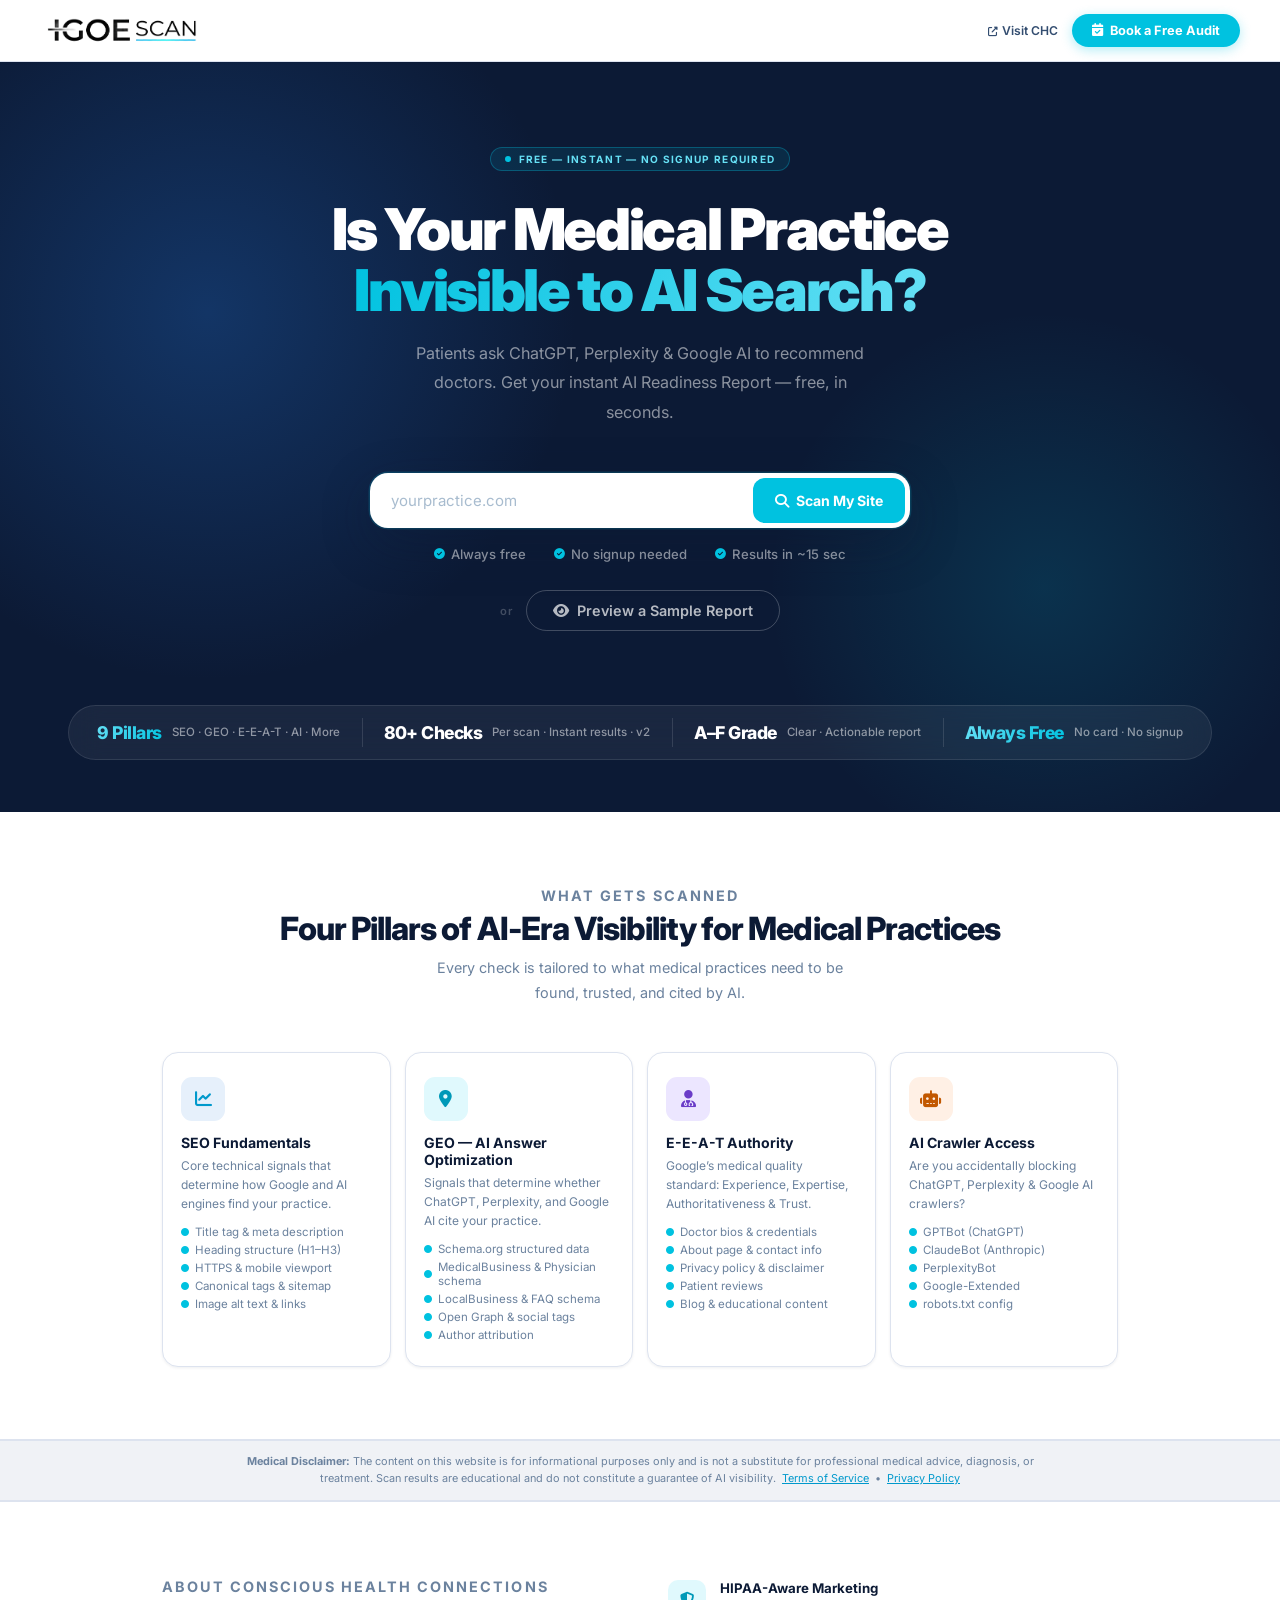
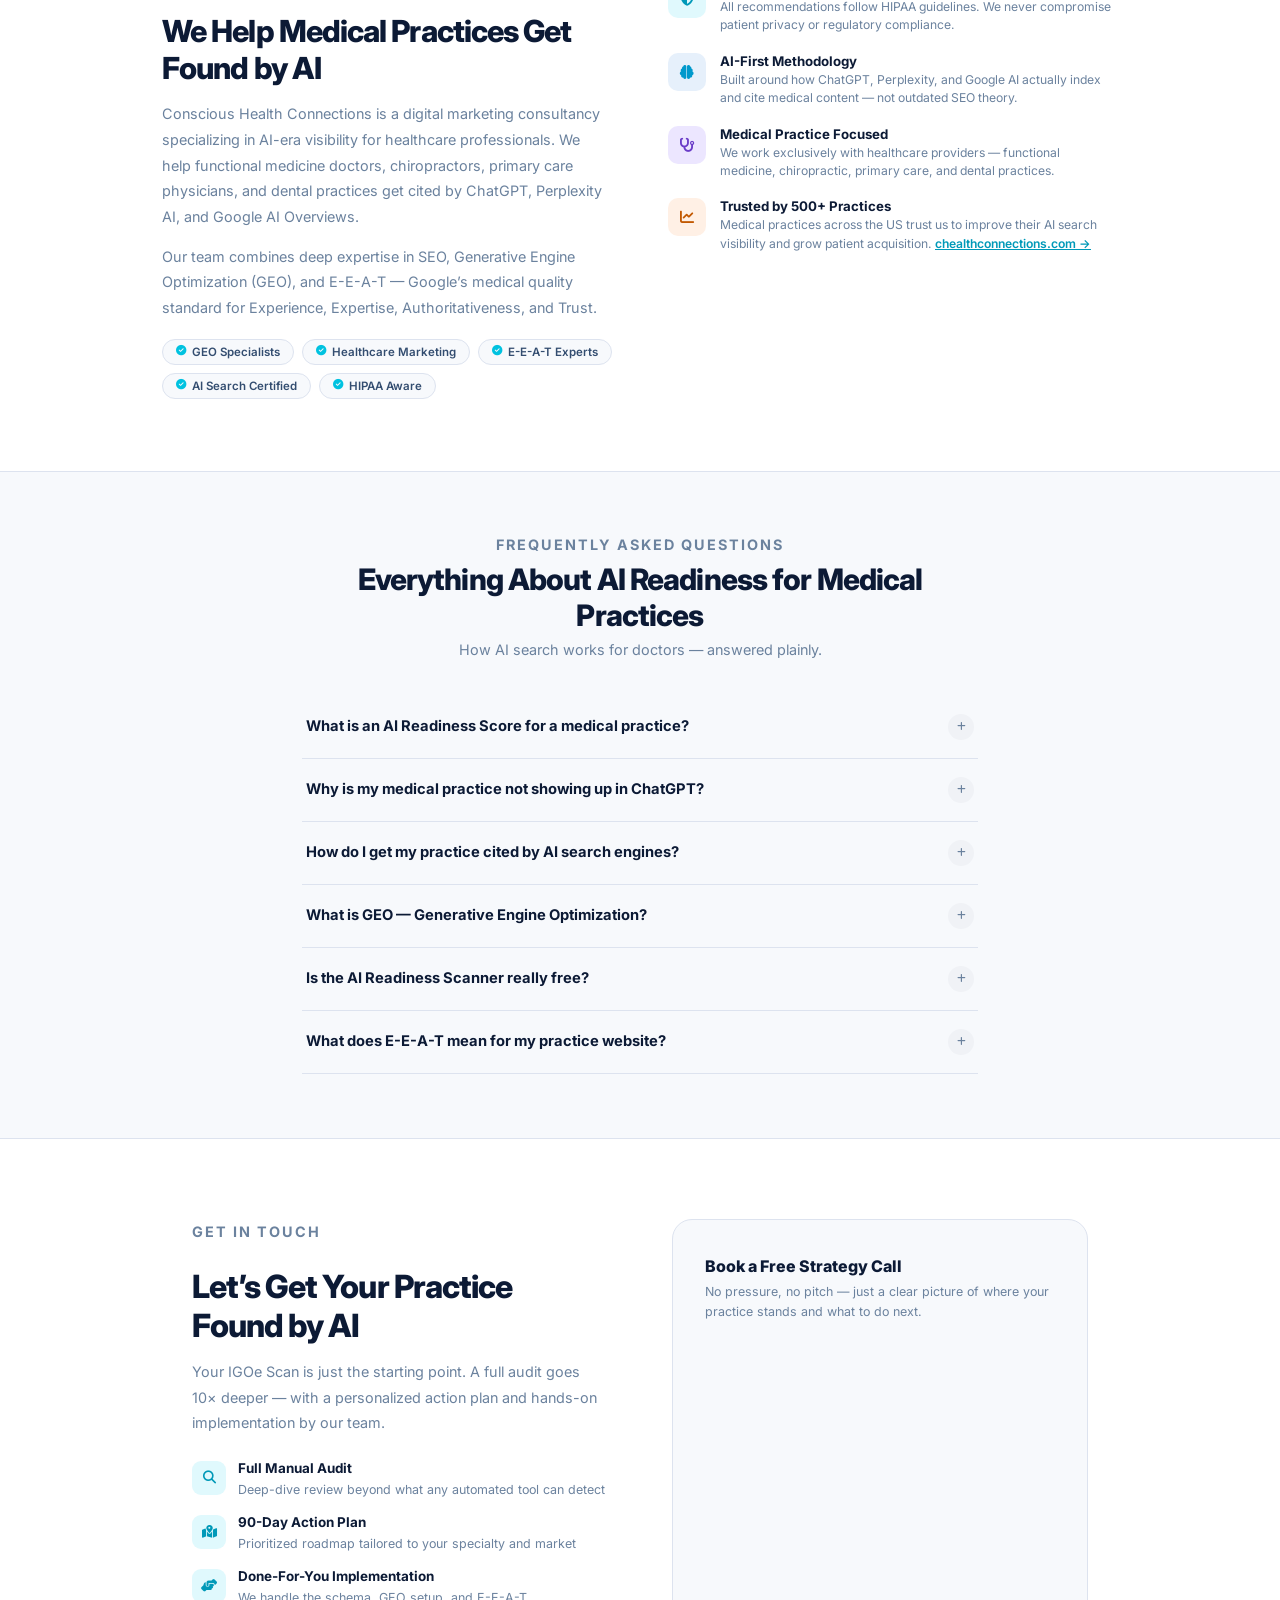
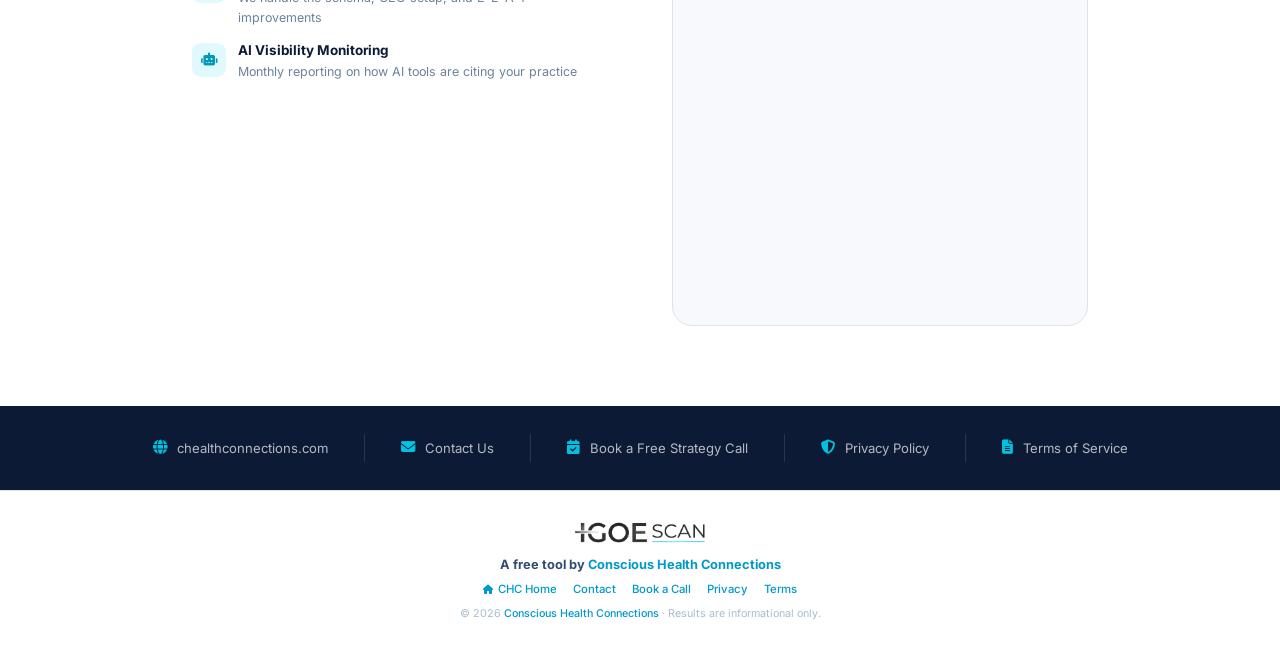
<file: index.html>
<!DOCTYPE html>
<!-- v2.1 -->
<html lang="en">
<head>
<meta charset="UTF-8"/>
<meta name="viewport" content="width=device-width,initial-scale=1.0"/>
<title>Free IGOe Scan — AI Readiness Scanner for Medical Practices | igoescan.com</title>
<meta name="description" content="Is your medical practice invisible to ChatGPT, Perplexity, and Google AI? Get a free instant AI Readiness Report covering SEO, GEO, E-E-A-T, and AI crawler access — results in 15 seconds."/>
<meta name="author" content="IGOe Scan"/>
<meta name="robots" content="index, follow"/>
<link rel="canonical" href="https://igoescan.com"/>
<link rel="sitemap" type="application/xml" href="/sitemap.xml"/>

<!-- Open Graph -->
<meta property="og:type" content="website"/>
<meta property="og:url" content="https://igoescan.com"/>
<meta property="og:title" content="Free IGOe Scan — AI Readiness Scanner for Medical Practices"/>
<meta property="og:description" content="Find out if ChatGPT, Perplexity and Google AI can find your medical practice. Free instant report — no signup required."/>
<meta property="og:image" content="https://igoescan.com/images/igoe-scan-logo.png"/>
<meta property="og:site_name" content="IGOe Scan"/>

<!-- Twitter / X Card -->
<meta name="twitter:card" content="summary_large_image"/>
<meta name="twitter:title" content="Free IGOe Scan — AI Readiness Scanner for Medical Practices"/>
<meta name="twitter:description" content="Find out if ChatGPT, Perplexity and Google AI can find your medical practice. Free instant report — no signup required."/>
<meta name="twitter:image" content="https://igoescan.com/images/igoe-scan-logo.png"/>

<!-- JSON-LD Structured Data -->
<script type="application/ld+json">
{
  "@context": "https://schema.org",
  "@graph": [
    {
      "@type": "Organization",
      "@id": "https://igoescan.com/#organization",
      "name": "IGOe Scan",
      "url": "https://igoescan.com",
      "logo": {
        "@type": "ImageObject",
        "url": "https://igoescan.com/images/igoe-scan-logo.png",
        "width": 762,
        "height": 367
      },
      "description": "Free AI readiness scanner for medical practices. Instantly check if ChatGPT, Perplexity, and Google AI can find your practice.",
      "address": {
        "@type": "PostalAddress",
        "addressCountry": "US"
      },
      "contactPoint": {
        "@type": "ContactPoint",
        "contactType": "customer service",
        "url": "https://igoescan.com/#contact"
      },
      "sameAs": [
        "https://igoescan.com",
        "https://chealthconnections.com"
      ]
    },
    {
      "@type": "WebSite",
      "@id": "https://igoescan.com/#website",
      "url": "https://igoescan.com",
      "name": "IGOe Scan",
      "publisher": {
        "@id": "https://igoescan.com/#organization"
      }
    },
    {
      "@type": "WebPage",
      "@id": "https://igoescan.com/#webpage",
      "url": "https://igoescan.com",
      "name": "Free IGOe Scan — AI Readiness Scanner for Medical Practices",
      "description": "Is your medical practice invisible to ChatGPT, Perplexity, and Google AI? Get a free instant IGOe Scan report in 15 seconds.",
      "isPartOf": { "@id": "https://igoescan.com/#website" },
      "about": { "@id": "https://igoescan.com/#organization" }
    },
    {
      "@type": "SoftwareApplication",
      "name": "AI Readiness Scanner",
      "applicationCategory": "BusinessApplication",
      "operatingSystem": "Web Browser",
      "offers": {
        "@type": "Offer",
        "price": "0",
        "priceCurrency": "USD"
      },
      "description": "Free AI readiness scanner for medical practices. Analyzes SEO, GEO, E-E-A-T, and AI crawler access across 40+ checks.",
      "provider": { "@id": "https://igoescan.com/#organization" }
    },
    {
      "@type": "FAQPage",
      "mainEntity": [
        {
          "@type": "Question",
          "name": "What is an AI Readiness Score for a medical practice?",
          "acceptedAnswer": {
            "@type": "Answer",
            "text": "An AI Readiness Score measures how visible your medical practice is to AI tools like ChatGPT, Perplexity, and Google AI Overviews. It grades your site across SEO, GEO (Generative Engine Optimization), E-E-A-T signals, and AI crawler access — giving you an A–F letter grade."
          }
        },
        {
          "@type": "Question",
          "name": "Why is my medical practice not showing up in ChatGPT results?",
          "acceptedAnswer": {
            "@type": "Answer",
            "text": "Most practices are invisible to ChatGPT because they lack structured data (schema markup), have blocked AI crawlers like GPTBot in their robots.txt, or are missing key E-E-A-T trust signals like medical disclaimers and physician credentials. Our free scanner diagnoses all of these in seconds."
          }
        },
        {
          "@type": "Question",
          "name": "How do I get my medical practice cited by AI search engines?",
          "acceptedAnswer": {
            "@type": "Answer",
            "text": "To be cited by AI search engines, your practice website needs: (1) Physician and LocalBusiness schema markup, (2) Complete E-E-A-T signals including credentials and disclaimers, (3) AI crawlers like GPTBot and Google-Extended allowed in robots.txt, and (4) Strong GEO signals including Open Graph tags and FAQ content."
          }
        },
        {
          "@type": "Question",
          "name": "Is the AI Readiness Scanner really free?",
          "acceptedAnswer": {
            "@type": "Answer",
            "text": "Yes — 100% free, forever. No credit card, no signup required. Enter your domain and get your full AI Readiness Report with 40+ checks across SEO, GEO, E-E-A-T, and AI crawler access in about 15 seconds."
          }
        },
        {
          "@type": "Question",
          "name": "What is GEO — Generative Engine Optimization?",
          "acceptedAnswer": {
            "@type": "Answer",
            "text": "GEO (Generative Engine Optimization) is the practice of optimizing your website to be cited and recommended by AI-powered search tools like ChatGPT, Perplexity AI, and Google AI Overviews. Unlike traditional SEO, GEO focuses on structured data, schema markup, authoritative content, and ensuring AI crawlers can access your site."
          }
        }
      ]
    }
  ]
}
</script>

<link rel="preconnect" href="https://fonts.googleapis.com"/>
<link rel="preconnect" href="https://fonts.gstatic.com" crossorigin/>
<link href="https://fonts.googleapis.com/css2?family=Inter:wght@300;400;500;600;700;800;900&display=swap" rel="stylesheet"/>
<link rel="stylesheet" href="https://cdn.jsdelivr.net/npm/@fortawesome/fontawesome-free@6.4.0/css/all.min.css"/>
<link rel="icon" type="image/png" href="images/igoe-scan-logo.png"/>
<link rel="apple-touch-icon" href="images/igoe-scan-logo.png"/>
<style>
/* ── RESET & BASE ─────────────────────────────────── */
*,*::before,*::after{box-sizing:border-box;margin:0;padding:0}
:root{
  --navy:#0c1a35;--blue:#0099cc;--green:#00c2e0;--greend:#0099b8;--lime:#66e0f5;
  --cyan:#00c2e0;--cyan-dark:#0099b8;
  --bg:#f0f2f6;--white:#fff;--bdr:#dde3ef;--surf:#f7f9fc;
  --t1:#0c1a35;--t2:#334d70;--t3:#6b829e;--t4:#a8bccf;
  --A:#18c45a;--B:#2176d9;--C:#f5bb00;--D:#f07000;--F:#e82020;
  --shadow-sm:0 1px 3px rgba(12,26,53,.07);
  --shadow-md:0 4px 20px rgba(12,26,53,.09);
  --shadow-lg:0 12px 40px rgba(12,26,53,.14);
}
html{scroll-behavior:smooth}
body{font-family:'Inter',-apple-system,sans-serif;background:var(--bg);color:var(--t2);-webkit-font-smoothing:antialiased}

/* ── NAV ──────────────────────────────────────────── */
.nav{position:sticky;top:0;z-index:200;height:62px;background:rgba(255,255,255,.97);backdrop-filter:blur(20px);border-bottom:1px solid var(--bdr);display:flex;align-items:center;justify-content:space-between;padding:0 2.5rem;box-shadow:var(--shadow-sm)}
.nav-brand{display:flex;align-items:center;gap:12px;text-decoration:none}
.nav-logo{height:38px;width:auto;object-fit:contain;mix-blend-mode:multiply}
.nav-tag{padding-left:12px;border-left:1.5px solid var(--bdr);line-height:1.3}
.nav-tag strong{display:block;font-size:.78rem;font-weight:700;color:var(--blue)}
.nav-tag small{font-size:.64rem;color:var(--t4)}
.nav-cta{display:inline-flex;align-items:center;gap:7px;background:var(--cyan);color:#fff;font-size:.8rem;font-weight:700;padding:9px 20px;border-radius:999px;text-decoration:none;box-shadow:0 3px 12px rgba(0,194,224,.30);transition:background .15s,transform .15s}
.nav-cta:hover{background:var(--cyan-dark);transform:translateY(-1px)}

/* ── HERO ─────────────────────────────────────────── */
.hero{background:var(--navy);padding:84px 2rem 0;text-align:center;position:relative;overflow:hidden}
.hero::before{content:'';position:absolute;top:-20%;left:-15%;width:70vw;max-width:800px;height:70vw;max-height:800px;background:radial-gradient(ellipse,rgba(26,80,150,.5) 0%,transparent 65%);pointer-events:none}
.hero::after{content:'';position:absolute;bottom:-10%;right:-5%;width:50vw;max-width:600px;height:50vw;max-height:600px;background:radial-gradient(ellipse,rgba(0,194,224,.14) 0%,transparent 65%);pointer-events:none}
.hero-in{position:relative;z-index:2;max-width:680px;margin:0 auto;padding-bottom:74px}
.h-badge{display:inline-flex;align-items:center;gap:8px;background:rgba(0,194,224,.10);border:1px solid rgba(0,194,224,.30);color:#66e0f5;font-size:.63rem;font-weight:700;letter-spacing:.13em;text-transform:uppercase;padding:5px 14px;border-radius:999px;margin-bottom:28px}
.h-dot{width:6px;height:6px;border-radius:50%;background:var(--cyan);animation:blink 2s ease-in-out infinite}
@keyframes blink{0%,100%{opacity:1}50%{opacity:.3}}
.hero h1{font-size:clamp(2rem,5vw,3.6rem);font-weight:900;color:#fff;line-height:1.06;letter-spacing:-.04em;margin-bottom:18px}
.hl{background:linear-gradient(110deg,var(--cyan),#66e0f5);-webkit-background-clip:text;-webkit-text-fill-color:transparent;background-clip:text}
.hero-sub{font-size:1.01rem;color:rgba(255,255,255,.52);line-height:1.82;max-width:480px;margin:0 auto 46px}
.scan-box{max-width:540px;margin:0 auto}
.scan-field{display:flex;background:#fff;border-radius:18px;padding:5px;gap:4px;box-shadow:0 16px 50px rgba(12,26,53,.30),0 0 0 1.5px rgba(0,194,224,.20)}
.scan-input{flex:1;border:none;outline:none;padding:13px 16px;font-size:.94rem;font-family:inherit;color:var(--t1);background:transparent;min-width:0;border-radius:14px}
.scan-input::placeholder{color:var(--t4)}
.scan-btn{flex-shrink:0;background:var(--cyan);color:#fff;border:none;cursor:pointer;padding:13px 22px;border-radius:12px;font-size:.88rem;font-weight:700;font-family:inherit;display:inline-flex;align-items:center;gap:7px;white-space:nowrap;transition:background .15s,transform .15s}
.scan-btn:hover{background:var(--cyan-dark);transform:translateY(-1px)}
.scan-btn:disabled{opacity:.5;cursor:not-allowed;transform:none}
.scan-hints{display:flex;align-items:center;justify-content:center;gap:28px;margin-top:18px;flex-wrap:wrap;color:rgba(255,255,255,.50);font-size:.82rem}
.scan-hints span{display:flex;align-items:center;gap:6px;font-weight:500}
.scan-hints i{color:var(--cyan);font-size:.68rem}
.or-row{display:flex;align-items:center;justify-content:center;gap:12px;margin-top:28px}
.or-lbl{color:rgba(255,255,255,.22);font-size:.7rem;font-weight:600;letter-spacing:.1em}
.demo-btn{background:transparent;border:1.5px solid rgba(255,255,255,.22);color:rgba(255,255,255,.70);padding:11px 26px;border-radius:999px;font-size:.9rem;font-weight:600;font-family:inherit;cursor:pointer;display:inline-flex;align-items:center;gap:8px;transition:all .2s}
.demo-btn:hover{border-color:rgba(0,194,224,.50);color:#66e0f5;background:rgba(0,194,224,.08)}
/* ── STAT PILL STRIP ─────────────────────────────── */
.hero-stats{position:relative;z-index:2;padding:0 2rem 52px;display:flex;justify-content:center}
.stat-pill-strip{display:inline-flex;align-items:center;flex-wrap:wrap;justify-content:center;background:rgba(255,255,255,.06);border:1px solid rgba(255,255,255,.10);border-radius:28px;backdrop-filter:blur(16px);-webkit-backdrop-filter:blur(16px);padding:4px 6px;gap:0;overflow:visible;max-width:100%}
.stat{display:flex;align-items:center;gap:10px;padding:12px 22px;position:relative;white-space:nowrap}
.stat+.stat::before{content:'';position:absolute;left:0;top:18%;height:64%;width:1px;background:rgba(255,255,255,.12)}
.stat-val{font-size:1.1rem;font-weight:800;color:#fff;letter-spacing:-.03em;white-space:nowrap}
.stat-val.cyan{background:linear-gradient(120deg,#66e0f5,#00c2e0);-webkit-background-clip:text;-webkit-text-fill-color:transparent;background-clip:text}
.stat-lbl{font-size:.72rem;font-weight:500;color:rgba(255,255,255,.52);white-space:nowrap;line-height:1.3}
@media(max-width:860px){.stat-pill-strip{gap:0}.stat{padding:10px 16px}}
@media(max-width:720px){.hero-stats{padding:0 1.2rem 38px}.stat-pill-strip{border-radius:18px;padding:6px}.stat{padding:10px 14px}.stat+.stat::before{display:none}}
@media(max-width:440px){.stat-pill-strip{width:100%}.stat{flex:1;justify-content:center;text-align:center;flex-direction:column;gap:2px}}

/* ── PILLARS ──────────────────────────────────────── */
.pillars-wrap{background:var(--white);border-bottom:1px solid var(--bdr);padding:72px 0}
.pillars{max-width:1020px;margin:0 auto;padding:0 2rem}
.ph{text-align:center;margin-bottom:46px}
.eyebrow{font-size:.63rem;font-weight:700;letter-spacing:.14em;text-transform:uppercase;color:var(--cyan);margin-bottom:8px}
.ph h2{font-size:clamp(1.5rem,2.8vw,2rem);font-weight:800;color:var(--t1);letter-spacing:-.03em;margin-bottom:8px}
.ph p{font-size:.9rem;color:var(--t3);max-width:420px;margin:0 auto;line-height:1.72}
.pgrid{display:grid;grid-template-columns:repeat(2,1fr);gap:14px}
@media(min-width:900px){.pgrid{grid-template-columns:repeat(4,1fr)}}
.pcard{background:var(--white);border:1px solid var(--bdr);border-radius:16px;padding:24px 18px;box-shadow:var(--shadow-sm);transition:transform .2s,box-shadow .2s;position:relative;overflow:hidden}
.pcard::before{content:'';position:absolute;top:0;left:0;right:0;height:3px;border-radius:16px 16px 0 0;opacity:0;transition:opacity .2s}
.pcard:hover{transform:translateY(-4px);box-shadow:0 8px 28px rgba(12,26,53,.10)}
.pcard:hover::before{opacity:1}
.pcard.seo::before{background:var(--blue)}.pcard.geo::before{background:var(--cyan)}.pcard.eat::before{background:#7c4dff}.pcard.bots::before{background:#e65100}
.p-ico{width:44px;height:44px;border-radius:11px;display:flex;align-items:center;justify-content:center;font-size:17px;margin-bottom:13px}
.seo .p-ico{background:#e6f0fb;color:var(--blue)}.geo .p-ico{background:#e0f9fd;color:var(--cyan-dark)}.eat .p-ico{background:#ece6ff;color:#6a3cc8}.bots .p-ico{background:#fff0e5;color:#c25800}
.pcard h3{font-size:.88rem;font-weight:700;color:var(--t1);margin-bottom:5px}
.pcard>p{font-size:.75rem;color:var(--t3);line-height:1.62;margin-bottom:11px}
.plist{list-style:none;display:flex;flex-direction:column;gap:4px}
.plist li{font-size:.72rem;color:var(--t3);display:flex;align-items:center;gap:6px}
.plist i{color:var(--cyan);font-size:.5rem;flex-shrink:0}

/* ── EMAIL CAPTURE MODAL ──────────────────────────── */
#email-modal{display:none;position:fixed;inset:0;z-index:500;background:rgba(8,16,32,.72);backdrop-filter:blur(8px);align-items:center;justify-content:center;padding:1.5rem}
#email-modal.open{display:flex}
.em-card{background:var(--white);border-radius:22px;padding:44px 40px;max-width:460px;width:100%;text-align:center;box-shadow:0 24px 80px rgba(12,26,53,.28);position:relative;animation:slideUp .3s cubic-bezier(.34,1.56,.64,1)}
@keyframes slideUp{from{opacity:0;transform:translateY(24px)}to{opacity:1;transform:translateY(0)}}
.em-icon{width:62px;height:62px;border-radius:50%;background:linear-gradient(135deg,var(--blue),var(--cyan));display:flex;align-items:center;justify-content:center;font-size:22px;color:#fff;margin:0 auto 18px}
.em-card h2{font-size:1.3rem;font-weight:800;color:var(--t1);letter-spacing:-.025em;margin-bottom:8px}
.em-card p{font-size:.86rem;color:var(--t3);line-height:1.7;margin-bottom:24px}
.em-fields{display:flex;flex-direction:column;gap:10px;margin-bottom:14px}
.em-input{border:1.5px solid var(--bdr);border-radius:10px;padding:12px 14px;font-size:.88rem;font-family:inherit;color:var(--t1);outline:none;transition:border-color .15s}
.em-input:focus{border-color:var(--cyan)}
.em-submit{width:100%;background:var(--cyan);color:#fff;border:none;border-radius:10px;padding:13px;font-size:.92rem;font-weight:700;font-family:inherit;cursor:pointer;display:flex;align-items:center;justify-content:center;gap:8px;transition:background .15s,transform .15s}
.em-submit:hover{background:var(--cyan-dark);transform:translateY(-1px)}
.em-skip{background:none;border:none;color:var(--t4);font-size:.76rem;font-family:inherit;cursor:pointer;margin-top:4px;text-decoration:underline;text-underline-offset:2px;transition:color .15s}
.em-skip:hover{color:var(--t2)}
.em-trust{display:flex;align-items:center;justify-content:center;gap:6px;margin-top:14px;font-size:.67rem;color:var(--t4)}
.em-trust i{color:var(--cyan);font-size:.6rem}

/* ── LOADING ──────────────────────────────────────── */
#loading-section{display:none;padding:72px 2rem;max-width:520px;margin:0 auto;text-align:center}
@keyframes tdot{0%,80%,100%{transform:scale(.6);opacity:.4}40%{transform:scale(1);opacity:1}}
@keyframes swpulse{0%{transform:translateX(-100%)}50%{transform:translateX(220%)}100%{transform:translateX(220%)}}
.lwrap{background:var(--white);border-radius:20px;padding:46px 38px;border:1px solid var(--bdr);box-shadow:var(--shadow-md)}
.lorb{width:64px;height:64px;margin:0 auto 20px;border-radius:50%;background:linear-gradient(135deg,var(--blue),var(--cyan));display:flex;align-items:center;justify-content:center;font-size:22px;color:#fff;animation:orb 2s ease-in-out infinite}
@keyframes orb{0%,100%{transform:scale(1);box-shadow:0 0 0 0 rgba(26,80,150,0)}50%{transform:scale(1.05);box-shadow:0 0 0 12px rgba(26,80,150,.07)}}
.ltitle{font-size:1.15rem;font-weight:800;color:var(--t1);letter-spacing:-.02em;margin-bottom:5px}
.ldomain{color:var(--blue)}
.lsub{font-size:.82rem;color:var(--t3);margin-bottom:24px}
.prog-track{background:var(--bg);border-radius:999px;height:6px;overflow:hidden;margin-bottom:24px}
.progress-bar{height:100%;background:linear-gradient(90deg,var(--blue),var(--cyan));border-radius:999px;width:0%;transition:width .55s cubic-bezier(.4,0,.2,1)}
.slist{text-align:left;display:flex;flex-direction:column;gap:7px;max-width:290px;margin:0 auto}
.lstep{display:flex;align-items:center;gap:10px;font-size:.8rem;color:var(--t4);opacity:.4;transition:opacity .3s}
.lstep.active{opacity:1;color:var(--t1)}.lstep.done{opacity:1;color:var(--A)}
.step-orb{width:22px;height:22px;border-radius:50%;background:var(--bg);display:flex;align-items:center;justify-content:center;font-size:.6rem;flex-shrink:0}
.lstep.active .step-orb{background:#e6f0fb;color:var(--blue)}.lstep.done .step-orb{background:#d8f8e8;color:var(--A)}

/* ── ERROR ────────────────────────────────────────── */
#error-section{display:none;max-width:480px;margin:60px auto;padding:0 2rem}
.ewrap{background:var(--white);border:1px solid #f0d4d4;border-radius:18px;padding:44px 32px;text-align:center;box-shadow:var(--shadow-md)}
.eico{font-size:2.4rem;color:#d63030;margin-bottom:14px}
.ewrap h3{font-size:1.05rem;font-weight:700;color:var(--t1);margin-bottom:8px}
.ewrap p{font-size:.84rem;color:var(--t3);line-height:1.7;margin-bottom:22px}

/* ── RESULTS WRAPPER ──────────────────────────────── */
#results-section{display:none;max-width:820px;margin:0 auto 80px;padding:40px 2rem 0}
.rescan-btn{display:inline-flex;align-items:center;gap:6px;background:var(--white);border:1px solid var(--bdr);color:var(--t2);padding:7px 16px;border-radius:999px;font-size:.78rem;font-weight:600;cursor:pointer;font-family:inherit;box-shadow:var(--shadow-sm);transition:all .15s;margin-bottom:18px}
.rescan-btn:hover{background:#e8f0fb;border-color:var(--blue);color:var(--blue)}

/* ═══════════════════════════════════════════════════
   REPORT CARD
═══════════════════════════════════════════════════ */
.report-card{background:var(--white);border-radius:18px;border:1px solid var(--bdr);box-shadow:var(--shadow-md);overflow:hidden}

/* ── Report header ── */
.rpt-hdr{background:linear-gradient(135deg,#0b1830 0%,#122755 55%,#183868 100%);padding:28px 34px;display:flex;align-items:center;justify-content:space-between;gap:18px;flex-wrap:wrap;position:relative;overflow:hidden}
.rpt-hdr::before{content:'';position:absolute;top:-70px;right:-70px;width:250px;height:250px;border-radius:50%;border:50px solid rgba(255,255,255,.035);pointer-events:none}
.rpt-hdr::after{content:'';position:absolute;bottom:-40px;left:60px;width:160px;height:160px;border-radius:50%;border:30px solid rgba(0,194,224,.06);pointer-events:none}
.rh-left{position:relative;z-index:1}
.chc-brand{display:flex;align-items:center;gap:8px;margin-bottom:10px}
.chc-logo-sm{height:30px;width:auto;object-fit:contain;mix-blend-mode:screen;opacity:.92}
.chc-name{font-size:.65rem;font-weight:600;color:rgba(255,255,255,.45);letter-spacing:.06em;text-transform:uppercase}
.domain-pill{display:inline-flex;align-items:center;gap:6px;background:rgba(0,194,224,.14);border:1px solid rgba(0,194,224,.28);color:#66e0f5;border-radius:999px;padding:3px 11px;font-size:.68rem;font-weight:600;margin-bottom:7px}
.rh-left h2{font-size:1.18rem;font-weight:800;color:#fff;letter-spacing:-.025em;margin-bottom:3px}
.rh-left p{font-size:.71rem;color:rgba(255,255,255,.38)}
.rh-right{display:flex;align-items:center;gap:20px;position:relative;z-index:1}
.overall-score-wrap{text-align:right}
.overall-num{font-size:2.1rem;font-weight:900;color:#fff;line-height:1;letter-spacing:-.04em}
.overall-lbl{font-size:.57rem;text-transform:uppercase;letter-spacing:.11em;color:rgba(255,255,255,.34);margin-top:2px}
.overall-checks{font-size:.66rem;color:rgba(255,255,255,.42);margin-top:7px;line-height:1.9}
.grade-ring{width:76px;height:76px;border-radius:50%;display:flex;flex-direction:column;align-items:center;justify-content:center;font-size:2.1rem;font-weight:900;color:#fff;line-height:1;border:3px solid rgba(255,255,255,.20);box-shadow:0 4px 18px rgba(0,0,0,.22)}
.grade-ring small{font-size:.42rem;font-weight:700;text-transform:uppercase;letter-spacing:.12em;color:rgba(255,255,255,.48);margin-top:-1px}

/* ── 4 Grade cards ── */
.grade-row{display:grid;grid-template-columns:repeat(4,1fr);border-bottom:1px solid var(--bdr);flex-wrap:wrap}
@media(min-width:900px){.grade-row{grid-template-columns:repeat(5,1fr)}}
.grade-cell{padding:18px 14px;text-align:center;border-right:1px solid var(--bdr);cursor:pointer;transition:background .15s}
.grade-cell:last-child{border-right:none}
.grade-cell:hover{background:var(--surf)}
.gc-badge{width:46px;height:46px;border-radius:50%;display:flex;align-items:center;justify-content:center;font-size:1.35rem;font-weight:900;color:#fff;margin:0 auto 7px;box-shadow:0 3px 12px rgba(0,0,0,.15)}
.gc-name{font-size:.79rem;font-weight:700;color:var(--t1);margin-bottom:2px}
.gc-sub{font-size:.64rem;color:var(--t3)}
.gc-bar-t{height:4px;background:var(--bg);border-radius:999px;margin-top:9px;overflow:hidden}
.gc-bar-f{height:100%;border-radius:999px;width:0%;transition:width 1.2s cubic-bezier(.4,0,.2,1)}

/* ── Score Explainer ── */
.score-explainer{padding:16px 28px;background:#fff;border-bottom:1px solid var(--bdr);display:none}
.score-explainer.visible{display:block}
.se-row{display:flex;align-items:stretch;gap:0;border-radius:12px;overflow:hidden;border:1px solid var(--bdr)}
.se-cell{flex:1;padding:12px 14px;text-align:center;border-right:1px solid var(--bdr);position:relative;transition:transform .2s,box-shadow .2s}
.se-cell:last-child{border-right:none}
.se-cell.active-grade{transform:scale(1.04);z-index:2;box-shadow:0 4px 18px rgba(0,0,0,.11)}
.se-letter{font-size:1.4rem;font-weight:900;line-height:1;margin-bottom:4px}
.se-range{font-size:.6rem;font-weight:600;color:var(--t4);text-transform:uppercase;letter-spacing:.07em;margin-bottom:5px}
.se-meaning{font-size:.68rem;color:var(--t2);line-height:1.42}

/* ── Recommended Actions ── */
.rec-header{display:flex;align-items:center;gap:10px;margin-bottom:18px}
.rec-icon{width:32px;height:32px;border-radius:8px;background:linear-gradient(135deg,var(--blue),var(--cyan));display:flex;align-items:center;justify-content:center;font-size:13px;color:#fff;flex-shrink:0}
.rec-title{font-size:.82rem;font-weight:800;color:var(--t1);text-transform:uppercase;letter-spacing:.09em}
.rec-sub{font-size:.7rem;color:var(--t3);margin-top:1px}
.rec-grid{display:grid;grid-template-columns:repeat(3,1fr);gap:12px}
.rec-card{background:var(--white);border:1px solid var(--bdr);border-radius:12px;padding:16px 14px;position:relative;overflow:hidden}
.rec-card::before{content:'';position:absolute;top:0;left:0;right:0;height:3px;border-radius:12px 12px 0 0}
.rec-card.priority-1::before{background:var(--F)}
.rec-card.priority-2::before{background:var(--C)}
.rec-card.priority-3::before{background:var(--A)}
.rec-priority{font-size:.58rem;font-weight:800;text-transform:uppercase;letter-spacing:.1em;margin-bottom:6px}
.rec-card.priority-1 .rec-priority{color:var(--F)}
.rec-card.priority-2 .rec-priority{color:#c89000}
.rec-card.priority-3 .rec-priority{color:var(--cyan-dark)}
.rec-cat-badge{display:inline-flex;align-items:center;gap:5px;border-radius:999px;padding:2px 9px;font-size:.64rem;font-weight:700;margin-bottom:8px}
.rec-action-title{font-size:.8rem;font-weight:700;color:var(--t1);margin-bottom:5px;line-height:1.35}
.rec-action-text{font-size:.71rem;color:var(--t3);line-height:1.52}
.rec-impact{display:flex;align-items:center;gap:4px;margin-top:9px;font-size:.63rem;font-weight:600;color:var(--cyan-dark)}
.rec-impact i{font-size:.58rem}

/* ── Key Findings ── */
.action-section{padding:22px 28px}
.action-header{display:flex;align-items:baseline;justify-content:space-between;margin-bottom:14px;gap:10px;flex-wrap:wrap}
.action-title{font-size:.78rem;font-weight:800;color:var(--t1);text-transform:uppercase;letter-spacing:.09em}
.action-sub{font-size:.7rem;color:var(--t3)}
.action-list{display:flex;flex-direction:column}
.action-row{display:flex;align-items:flex-start;gap:12px;padding:10px 0;border-bottom:1px solid #eef1f7}
.action-row:last-child{border-bottom:none}
.adot{width:24px;height:24px;border-radius:50%;display:flex;align-items:center;justify-content:center;font-size:.52rem;font-weight:800;flex-shrink:0;margin-top:1px;color:#fff}
.adot.fail{background:var(--F)}.adot.warn{background:var(--C)}
.abody{flex:1;min-width:0}
.aname{font-size:.81rem;font-weight:600;color:var(--t1);margin-bottom:1px}
.adetail{font-size:.70rem;color:var(--t3);line-height:1.44}
.acat{font-size:.58rem;font-weight:700;text-transform:uppercase;letter-spacing:.08em;color:var(--t4);flex-shrink:0;align-self:flex-start;padding-top:3px;white-space:nowrap}

/* ── Detail accordion ── */
.details-section{border-top:1px solid var(--bdr)}
.cat-section{border-bottom:1px solid var(--bdr)}
.cat-section:last-child{border-bottom:none}
.cat-head{display:flex;align-items:center;justify-content:space-between;padding:14px 22px;cursor:pointer;user-select:none;transition:background .12s;gap:12px}
.cat-head:hover{background:var(--surf)}
.cat-hl{display:flex;align-items:center;gap:10px;flex:1}
.cat-ico{width:34px;height:34px;border-radius:9px;display:flex;align-items:center;justify-content:center;font-size:13px;flex-shrink:0}
.ico-seo{background:#e6f0fb;color:var(--blue)}.ico-geo{background:#e0f9fd;color:var(--cyan-dark)}.ico-eat{background:#ece6ff;color:#6a3cc8}.ico-ai{background:#fff0e5;color:#c25800}.ico-gbp{background:#e6f9ee;color:#1a7a40}.ico-video{background:#fce7e7;color:#c0392b}.ico-social{background:#e8f4fd;color:#2980b9}.ico-hipaa{background:#eafaf1;color:#1e8449}.ico-conv{background:#fef9e7;color:#b7950b}
.cat-title{font-size:.84rem;font-weight:700;color:var(--t1)}
.cat-meta{font-size:.66rem;color:var(--t3);margin-top:1px}
.cat-hr{display:flex;align-items:center;gap:7px;flex-shrink:0}
.cat-grade{width:30px;height:30px;border-radius:50%;display:flex;align-items:center;justify-content:center;font-size:.86rem;font-weight:900;color:#fff}
.chevron{color:var(--t3);font-size:.7rem;transition:transform .25s}
.cat-body{padding:0 22px 14px;display:none}
.crow{display:flex;align-items:flex-start;gap:10px;padding:8px 0;border-bottom:1px solid #f0f4fa}
.crow:last-child{border-bottom:none}
.sdot{width:22px;height:22px;border-radius:50%;display:flex;align-items:center;justify-content:center;flex-shrink:0;font-size:.52rem;font-weight:800;color:#fff;margin-top:1px}
.sdot.sp{background:var(--A)}.sdot.sw{background:var(--C)}.sdot.sf{background:var(--F)}
.crow-text{flex:1}
.c-label{font-size:.79rem;font-weight:600;color:var(--t1)}
.c-detail{font-size:.70rem;color:var(--t3);margin-top:1px;line-height:1.45}

/* ── Grade helpers ── */
.bg-A{background:var(--A)!important}.bg-B{background:var(--B)!important}.bg-C{background:var(--C)!important}.bg-D{background:var(--D)!important}.bg-F{background:var(--F)!important}

/* ── Print fix list (hidden on screen) ── */
.print-fix-section{display:none}

/* ── Disclaimer ── */
.disclaimer{padding:11px 28px;font-size:.63rem;color:var(--t4);border-top:1px solid var(--bdr);line-height:1.6;text-align:center}

/* ── CTA ─────────────────────────────────────────── */
.cta-block{background:linear-gradient(140deg,var(--navy) 0%,#152d5e 55%,#183a70 100%);border-radius:18px;padding:50px 44px;text-align:center;margin-top:26px;position:relative;overflow:hidden}
.cta-block::before{content:'';position:absolute;top:-60px;right:-40px;width:220px;height:220px;border-radius:50%;background:radial-gradient(circle,rgba(26,80,150,.18) 0%,transparent 70%);pointer-events:none}
.cta-block::after{content:'';position:absolute;bottom:-50px;left:-40px;width:200px;height:200px;border-radius:50%;background:radial-gradient(circle,rgba(0,194,224,.10) 0%,transparent 70%);pointer-events:none}
.cta-logo{height:56px;margin:0 auto 18px;display:block;object-fit:contain;position:relative;z-index:1;mix-blend-mode:screen;opacity:.90}
.cta-block h2{font-size:1.65rem;font-weight:800;color:#fff;letter-spacing:-.03em;line-height:1.18;margin-bottom:10px;position:relative;z-index:1}
.cta-block p{font-size:.87rem;color:rgba(255,255,255,.50);max-width:400px;margin:0 auto 30px;line-height:1.82;position:relative;z-index:1}
.cta-btns{display:flex;gap:10px;justify-content:center;flex-wrap:wrap;position:relative;z-index:1}
.btn-pri{display:inline-flex;align-items:center;gap:7px;background:var(--cyan);color:#fff;padding:13px 28px;border-radius:999px;font-size:.87rem;font-weight:700;text-decoration:none;box-shadow:0 4px 16px rgba(0,194,224,.34);transition:background .15s,transform .15s}
.btn-pri:hover{background:var(--cyan-dark);transform:translateY(-2px)}
.btn-sec{display:inline-flex;align-items:center;gap:7px;background:rgba(255,255,255,.08);border:1.5px solid rgba(255,255,255,.18);color:rgba(255,255,255,.78);padding:13px 28px;border-radius:999px;font-size:.87rem;font-weight:600;text-decoration:none;transition:background .15s}
.btn-sec:hover{background:rgba(255,255,255,.14)}

/* ── GHL FORM ── */
#inline-Va7ZpzJeDKlJiVXqRzci{background:transparent}
.contact-form h3{font-size:1.25rem;font-weight:700;color:var(--t1);margin-bottom:6px}
.cf-sub{font-size:.85rem;color:var(--t3);margin-bottom:20px;line-height:1.6}

/* ── CONTACT SECTION ────────────────────────────── */
.contact-wrap{background:var(--white);border-top:1px solid var(--bdr);padding:80px 0}
.contact-inner{max-width:960px;margin:0 auto;padding:0 2rem;display:grid;grid-template-columns:1fr 1fr;gap:64px;align-items:start}
@media(max-width:720px){.contact-inner{grid-template-columns:1fr;gap:40px}}
.contact-left h2{font-size:clamp(1.5rem,2.8vw,2rem);font-weight:800;color:var(--t1);letter-spacing:-.03em;line-height:1.2;margin-bottom:14px}
.contact-left p{font-size:.9rem;color:var(--t3);line-height:1.78;margin-bottom:24px}
.contact-feature{display:flex;align-items:flex-start;gap:12px;margin-bottom:16px}
.cf-ico{width:34px;height:34px;border-radius:9px;background:#e0f9fd;color:var(--cyan-dark);display:flex;align-items:center;justify-content:center;font-size:13px;flex-shrink:0;margin-top:1px}
.cf-text strong{display:block;font-size:.84rem;font-weight:700;color:var(--t1);margin-bottom:2px}
.cf-text span{font-size:.78rem;color:var(--t3)}
.contact-form{background:var(--surf);border:1px solid var(--bdr);border-radius:20px;padding:36px 32px}
@media(max-width:480px){.contact-form{padding:24px 18px}}
.contact-form h3{font-size:1rem;font-weight:800;color:var(--t1);margin-bottom:6px}
.contact-form .cf-sub{font-size:.78rem;color:var(--t3);margin-bottom:24px}
.cf-row{display:grid;grid-template-columns:1fr 1fr;gap:12px;margin-bottom:12px}
@media(max-width:480px){.cf-row{grid-template-columns:1fr}}
.cf-field{display:flex;flex-direction:column;gap:5px;margin-bottom:12px}
.cf-field label{font-size:.72rem;font-weight:700;color:var(--t2);letter-spacing:.02em}
.cf-field input,.cf-field textarea,.cf-field select{border:1.5px solid var(--bdr);border-radius:10px;padding:11px 13px;font-size:.86rem;font-family:inherit;color:var(--t1);background:var(--white);outline:none;transition:border-color .15s;width:100%}
.cf-field input:focus,.cf-field textarea:focus,.cf-field select:focus{border-color:var(--cyan)}
.cf-field textarea{resize:vertical;min-height:100px}
.cf-submit{width:100%;background:var(--cyan);color:#fff;border:none;border-radius:12px;padding:14px;font-size:.92rem;font-weight:700;font-family:inherit;cursor:pointer;display:flex;align-items:center;justify-content:center;gap:8px;transition:background .15s,transform .15s;margin-top:6px}
.cf-submit:hover{background:var(--cyan-dark);transform:translateY(-1px)}
.cf-submit:disabled{opacity:.6;cursor:not-allowed;transform:none}
.cf-success{display:none;background:#f0fafd;border:1px solid rgba(0,194,224,.25);border-radius:12px;padding:24px;text-align:center;margin-top:16px}
.cf-success i{font-size:1.8rem;color:var(--cyan);margin-bottom:10px;display:block}
.cf-success strong{display:block;font-size:.95rem;font-weight:800;color:var(--t1);margin-bottom:6px}
.cf-success p{font-size:.82rem;color:var(--t3);line-height:1.6}
.cf-error{display:none;background:#fff5f5;border:1px solid rgba(220,50,50,.2);border-radius:10px;padding:12px 16px;font-size:.8rem;color:#c0392b;margin-top:10px}

/* ── FOOTER ──────────────────────────────────────── */
.footer{background:var(--white);border-top:1px solid var(--bdr);padding:28px 2rem;text-align:center}
.fin{max-width:620px;margin:0 auto}
.flogo{height:32px;margin:0 auto 10px;display:block;object-fit:contain;opacity:.85;mix-blend-mode:multiply}
.flinks{display:flex;justify-content:center;gap:16px;margin-bottom:9px;flex-wrap:wrap}
.flinks a{font-size:.71rem;font-weight:500;color:var(--t3);text-decoration:none;transition:color .15s}
.flinks a:hover{color:var(--blue)}
.footer p{font-size:.67rem;color:var(--t4);line-height:1.7}
.footer a{color:var(--blue);text-decoration:none;font-weight:500}

/* ═══════════════════════════════════════════════════
   PRINT STYLES — one clean A4 page
═══════════════════════════════════════════════════ */
@media print{
  *{-webkit-print-color-adjust:exact!important;print-color-adjust:exact!important;color-adjust:exact!important}
  body{background:#fff;font-size:8.5pt}
  .nav,.pillars-wrap,.hero,.cta-block,.footer,.trust-strip,
  .about-wrap,.testi-wrap,.faq-wrap,.nap-band,.disclaimer-band,
  .rescan-btn,#demo-notice,.pdf-btn-wrap,#share-toast,#scan-history-wrap,
  .details-section,#error-section,#email-modal,
  #contact,.contact-wrap,.contact-section,#loading-section{display:none!important}
  #results-section{display:block!important;padding:0;margin:0;max-width:100%}
  .report-card{box-shadow:none;border:1px solid #d8deea;border-radius:8px}
  .rpt-hdr{padding:20px 24px}
  .rec-section{padding:16px 24px}
  .rec-grid{gap:10px}
  .rec-card{padding:12px}
  .action-section{padding:16px 24px}
  .action-row{padding:7px 0}
  .grade-row{grid-template-columns:repeat(4,1fr)!important}
  .rec-grid{grid-template-columns:repeat(3,1fr)!important}
  .print-fix-section{display:block!important;padding:16px 24px;border-top:1px solid #d8deea}
  .fix-header{font-size:9pt;font-weight:800;text-transform:uppercase;letter-spacing:.07em;color:#0c1a35;margin-bottom:8pt}
  .fix-table{display:flex;flex-direction:column;gap:4pt}
  .fix-row{display:flex;align-items:flex-start;gap:6pt;padding:4pt 0;border-bottom:0.5pt solid #eef1f7;font-size:7.5pt}
  .fix-num{width:14pt;color:#6b829e;flex-shrink:0;font-weight:700}
  .fix-dot{width:14pt;flex-shrink:0;text-align:center}
  .fix-body{flex:1;min-width:0}
  .fix-name{font-weight:700;color:#0c1a35}
  .fix-action{color:#334d70;margin-top:1pt}
  .fix-cat{font-size:6.5pt;font-weight:700;text-transform:uppercase;color:#a8bccf;flex-shrink:0;padding-top:2pt}
  @page{margin:.9cm 1cm;size:A4 portrait}
}

/* ── RESPONSIVE ──────────────────────────────────── */
@media(max-width:720px){
  .nav{padding:0 1.2rem}.nav-tag{display:none}.nav-logo{height:32px}.nav-cta{padding:8px 14px;font-size:.76rem}
  .hero{padding:56px 1.5rem 0}.hero h1{font-size:2rem}
  .scan-field{flex-direction:column;gap:5px}.scan-btn{justify-content:center}
  .stat{padding:14px 16px}
  .rpt-hdr{flex-direction:column;text-align:center;padding:20px 18px}.rh-right{justify-content:center}
  .grade-row{grid-template-columns:repeat(2,1fr)}.grade-cell:nth-child(2){border-right:none}.grade-cell:nth-child(3){border-bottom:1px solid var(--bdr)}
  .rec-grid{grid-template-columns:1fr}
  .cta-block{padding:36px 20px}.cta-block h2{font-size:1.4rem}
  .action-section,.rec-section{padding:18px}
  .em-card{padding:32px 24px}
}
@media(max-width:440px){.pgrid{grid-template-columns:1fr}.hero h1{font-size:1.8rem}}

/* ── ABOUT / E-E-A-T SECTION ── */
.about-wrap{background:var(--white);border-top:1px solid var(--bdr);padding:72px 0}
.about-inner{max-width:1020px;margin:0 auto;padding:0 2rem}
.about-grid{display:grid;grid-template-columns:1fr 1fr;gap:56px;align-items:start}
@media(max-width:720px){.about-grid{grid-template-columns:1fr;gap:36px}}
.about-eyebrow{font-size:.63rem;font-weight:700;letter-spacing:.14em;text-transform:uppercase;color:var(--cyan);margin-bottom:8px}
.about-wrap h2{font-size:clamp(1.4rem,2.5vw,1.9rem);font-weight:800;color:var(--t1);letter-spacing:-.03em;margin-bottom:14px;line-height:1.22}
.about-wrap p{font-size:.9rem;color:var(--t3);line-height:1.78;margin-bottom:14px}
.about-creds{display:flex;flex-wrap:wrap;gap:8px;margin-top:18px}
.cred-badge{display:inline-flex;align-items:center;gap:6px;background:var(--surf);border:1px solid var(--bdr);border-radius:999px;padding:5px 13px;font-size:.72rem;font-weight:600;color:var(--t2)}
.cred-badge i{color:var(--cyan);font-size:.65rem}
.trust-bullets{display:flex;flex-direction:column;gap:18px;margin-top:6px}
.tb-row{display:flex;align-items:flex-start;gap:14px}
.tb-ico{width:38px;height:38px;border-radius:10px;display:flex;align-items:center;justify-content:center;font-size:14px;flex-shrink:0}
.tb-ico.tbi-g{background:#e0f9fd;color:var(--cyan-dark)}
.tb-ico.tbi-b{background:#e6f0fb;color:var(--blue)}
.tb-ico.tbi-p{background:#ece6ff;color:#6a3cc8}
.tb-ico.tbi-o{background:#fff0e5;color:#c25800}
.tb-title{font-size:.83rem;font-weight:700;color:var(--t1);margin-bottom:2px}
.tb-desc{font-size:.76rem;color:var(--t3);line-height:1.52}

/* ── FAQ SECTION ── */
.faq-wrap{background:var(--surf);border-top:1px solid var(--bdr);padding:64px 0}
.faq-inner{max-width:740px;margin:0 auto;padding:0 2rem}
.faq-ph{text-align:center;margin-bottom:38px}
.faq-ph h2{font-size:clamp(1.4rem,2.5vw,1.85rem);font-weight:800;color:var(--t1);letter-spacing:-.03em;margin-bottom:8px}
.faq-ph p{font-size:.9rem;color:var(--t3)}
.faq-list{display:flex;flex-direction:column;gap:0}
.faq-item{border-bottom:1px solid var(--bdr)}
.faq-q{display:flex;align-items:center;justify-content:space-between;padding:18px 4px;cursor:pointer;gap:14px;user-select:none}
.faq-q:hover .fq-text{color:var(--blue)}
.fq-text{font-size:.92rem;font-weight:700;color:var(--t1);line-height:1.35;transition:color .15s}
.fq-ico{width:26px;height:26px;border-radius:50%;background:var(--bg);display:flex;align-items:center;justify-content:center;font-size:.6rem;color:var(--t3);flex-shrink:0;transition:transform .25s,background .15s}
.faq-item.open .fq-ico{transform:rotate(45deg);background:#e6f0fb;color:var(--blue)}
.faq-a{font-size:.86rem;color:var(--t3);line-height:1.72;padding:0 4px 18px;display:none}
.faq-item.open .faq-a{display:block}

/* ── NAP / CONTACT BAND ── */
.nap-band{background:var(--navy);padding:28px 2rem}
.nap-inner{max-width:1020px;margin:0 auto;display:flex;align-items:center;justify-content:center;gap:36px;flex-wrap:wrap}
.nap-item{display:flex;align-items:center;gap:10px;color:rgba(255,255,255,.70);font-size:.82rem}
.nap-item i{color:var(--cyan);font-size:.9rem}
.nap-item a{color:rgba(255,255,255,.70);text-decoration:none;transition:color .15s}
.nap-item a:hover{color:var(--cyan)}
.nap-divider{width:1px;height:28px;background:rgba(255,255,255,.12)}
@media(max-width:600px){.nap-divider{display:none}.nap-band{padding:22px 1.5rem}}

/* ── TESTIMONIALS ── */
.testi-wrap{background:var(--white);border-top:1px solid var(--bdr);padding:64px 0}
.testi-inner{max-width:1020px;margin:0 auto;padding:0 2rem}
.testi-ph{text-align:center;margin-bottom:38px}
.testi-ph h2{font-size:clamp(1.3rem,2.4vw,1.8rem);font-weight:800;color:var(--t1);letter-spacing:-.03em;margin-bottom:8px}
.testi-grid{display:grid;grid-template-columns:repeat(3,1fr);gap:18px}
@media(max-width:720px){.testi-grid{grid-template-columns:1fr}}
.testi-card{background:var(--surf);border:1px solid var(--bdr);border-radius:16px;padding:24px 20px}
.testi-stars{color:#f5bb00;font-size:.72rem;margin-bottom:10px;letter-spacing:2px}
.testi-text{font-size:.84rem;color:var(--t2);line-height:1.68;margin-bottom:14px;font-style:italic}
.testi-author{display:flex;align-items:center;gap:10px}
.testi-avatar{width:36px;height:36px;border-radius:50%;background:linear-gradient(135deg,var(--blue),var(--cyan));display:flex;align-items:center;justify-content:center;font-size:.78rem;font-weight:800;color:#fff;flex-shrink:0}
.testi-name{font-size:.78rem;font-weight:700;color:var(--t1)}
.testi-role{font-size:.68rem;color:var(--t3)}

/* Medical disclaimer band */
.disclaimer-band{background:#f0f2f6;border-top:1px solid var(--bdr);border-bottom:1px solid var(--bdr);padding:12px 2rem;text-align:center}
.disclaimer-band p{font-size:.68rem;color:var(--t3);line-height:1.6;max-width:820px;margin:0 auto}
</style>
</head>
<body>

<!-- ── NAV ── -->
<nav class="nav">
  <a href="/" class="nav-brand">
    <img src="images/igoe-scan-logo.png" alt="IGOE SCAN" class="nav-logo" loading="eager" style="height:32px;width:auto;mix-blend-mode:multiply"/>
  </a>
  <div style="display:flex;align-items:center;gap:14px">
    <a href="https://chealthconnections.com" target="_blank" rel="noopener" style="font-size:.76rem;font-weight:600;color:var(--t2);text-decoration:none;transition:color .15s" onmouseover="this.style.color='var(--blue)'" onmouseout="this.style.color='var(--t2)'">
      <i class="fas fa-external-link-alt" style="font-size:.6rem;margin-right:4px"></i>Visit CHC
    </a>
    <a href="#contact" class="nav-cta" onclick="document.getElementById('contact').scrollIntoView({behavior:'smooth'});return false;">
      <i class="fas fa-calendar-check"></i> Book a Free Audit
    </a>
  </div>
</nav>

<!-- ── EMAIL CAPTURE MODAL ── -->
<div id="email-modal">
  <div class="em-card">
    <div class="em-icon"><i class="fas fa-chart-bar"></i></div>
    <h2>Where should we send your report?</h2>
    <p>Enter your name and email to unlock your full AI Readiness Report. We&rsquo;ll also send you a copy so you can share it with your team.</p>
    <div class="em-fields">
      <input class="em-input" type="text" id="em-name" placeholder="Your name" autocomplete="given-name"/>
      <input class="em-input" type="email" id="em-email" placeholder="Your email address" autocomplete="email"/>
    </div>
    <button class="em-submit" onclick="submitEmail()">
      <i class="fas fa-chart-bar"></i> View My Free Report
    </button>
    <br/>
    <button class="em-skip" onclick="skipEmail()">No thanks, just show me the report</button>
    <div class="em-trust">
      <i class="fas fa-lock"></i> No spam, ever. Unsubscribe anytime. We respect your privacy.
    </div>
  </div>
</div>

<!-- ── HERO ── -->
<section class="hero">
  <div class="hero-in">
    <div class="h-badge"><span class="h-dot"></span> Free &mdash; Instant &mdash; No Signup Required</div>
    <h1>Is Your Medical Practice<br><span class="hl">Invisible to AI Search?</span></h1>
    <p class="hero-sub">Patients ask ChatGPT, Perplexity &amp; Google AI to recommend doctors. Get your instant AI Readiness Report &mdash; free, in seconds.</p>
    <div class="scan-box">
      <div class="scan-field">
        <input type="text" class="scan-input" id="domain-input" placeholder="yourpractice.com" autocomplete="off" spellcheck="false"/>
        <button class="scan-btn" id="scan-btn" onclick="startScan()" aria-label="Scan my website for AI readiness"><i class="fas fa-search"></i> Scan My Site</button>
      </div>
      <div class="scan-hints">
        <span><i class="fas fa-check-circle"></i> Always free</span>
        <span><i class="fas fa-check-circle"></i> No signup needed</span>
        <span><i class="fas fa-check-circle"></i> Results in ~15 sec</span>
      </div>
      <div class="or-row">
        <span class="or-lbl">or</span>
        <button class="demo-btn" onclick="loadDemo()" aria-label="Preview a sample AI readiness report"><i class="fas fa-eye"></i> Preview a Sample Report</button>
      </div>
    </div>
  </div>
  <div class="hero-stats">
    <div class="stat-pill-strip">
      <div class="stat">
        <span class="stat-val cyan">9 Pillars</span>
        <span class="stat-lbl">SEO &middot; GEO &middot; E-E-A-T &middot; AI &middot; More</span>
      </div>
      <div class="stat">
        <span class="stat-val">80+ Checks</span>
        <span class="stat-lbl">Per scan &middot; Instant results &middot; v2</span>
      </div>
      <div class="stat">
        <span class="stat-val">A&ndash;F Grade</span>
        <span class="stat-lbl">Clear &middot; Actionable report</span>
      </div>
      <div class="stat">
        <span class="stat-val cyan">Always Free</span>
        <span class="stat-lbl">No card &middot; No signup</span>
      </div>
    </div>
  </div>
</section>


<!-- ── PILLARS ── -->
<div class="pillars-wrap" id="what-we-check">
  <div class="pillars">
    <div class="ph">
      <p class="eyebrow">What Gets Scanned</p>
      <h2>Four Pillars of AI-Era Visibility for Medical Practices</h2>
      <p>Every check is tailored to what medical practices need to be found, trusted, and cited by AI.</p>
    </div>
    <div class="pgrid">
      <div class="pcard seo"><div class="p-ico"><i class="fas fa-chart-line"></i></div><h3>SEO Fundamentals</h3><p>Core technical signals that determine how Google and AI engines find your practice.</p><ul class="plist"><li><i class="fas fa-circle"></i>Title tag &amp; meta description</li><li><i class="fas fa-circle"></i>Heading structure (H1&ndash;H3)</li><li><i class="fas fa-circle"></i>HTTPS &amp; mobile viewport</li><li><i class="fas fa-circle"></i>Canonical tags &amp; sitemap</li><li><i class="fas fa-circle"></i>Image alt text &amp; links</li></ul></div>
      <div class="pcard geo"><div class="p-ico"><i class="fas fa-map-marker-alt"></i></div><h3>GEO &mdash; AI Answer Optimization</h3><p>Signals that determine whether ChatGPT, Perplexity, and Google AI cite your practice.</p><ul class="plist"><li><i class="fas fa-circle"></i>Schema.org structured data</li><li><i class="fas fa-circle"></i>MedicalBusiness &amp; Physician schema</li><li><i class="fas fa-circle"></i>LocalBusiness &amp; FAQ schema</li><li><i class="fas fa-circle"></i>Open Graph &amp; social tags</li><li><i class="fas fa-circle"></i>Author attribution</li></ul></div>
      <div class="pcard eat"><div class="p-ico"><i class="fas fa-user-md"></i></div><h3>E-E-A-T Authority</h3><p>Google&rsquo;s medical quality standard: Experience, Expertise, Authoritativeness &amp; Trust.</p><ul class="plist"><li><i class="fas fa-circle"></i>Doctor bios &amp; credentials</li><li><i class="fas fa-circle"></i>About page &amp; contact info</li><li><i class="fas fa-circle"></i>Privacy policy &amp; disclaimer</li><li><i class="fas fa-circle"></i>Patient reviews</li><li><i class="fas fa-circle"></i>Blog &amp; educational content</li></ul></div>
      <div class="pcard bots"><div class="p-ico"><i class="fas fa-robot"></i></div><h3>AI Crawler Access</h3><p>Are you accidentally blocking ChatGPT, Perplexity &amp; Google AI crawlers?</p><ul class="plist"><li><i class="fas fa-circle"></i>GPTBot (ChatGPT)</li><li><i class="fas fa-circle"></i>ClaudeBot (Anthropic)</li><li><i class="fas fa-circle"></i>PerplexityBot</li><li><i class="fas fa-circle"></i>Google-Extended</li><li><i class="fas fa-circle"></i>robots.txt config</li></ul></div>
    </div>
  </div>
</div>

<!-- ── LOADING ── -->
<section id="loading-section">
  <div class="lwrap">
    <div class="lorb"><i class="fas fa-search"></i></div>
    <div class="ltitle">Scanning <span class="ldomain" id="loader-domain-name"></span></div>
    <p class="lsub">Running 80+ checks across 9 categories&hellip;</p>
    <p id="scan-time-note" style="font-size:.78rem;color:#4a6080;margin:-6px 0 10px;opacity:.85">&#9203; This typically takes 30–60 seconds &mdash; please don&rsquo;t close this tab.</p>
    <div class="prog-track"><div class="progress-bar" id="progress-bar"></div></div>
    <div class="slist">
      <div class="lstep" id="step-1"><div class="step-orb"><i class="fas fa-globe"></i></div><span>Connecting via 4 proxies&hellip;</span></div>
      <div class="lstep" id="step-2"><div class="step-orb"><i class="fas fa-chart-line"></i></div><span>Analyzing SEO&hellip;</span></div>
      <div class="lstep" id="step-3"><div class="step-orb"><i class="fas fa-map-marker-alt"></i></div><span>Checking GEO&hellip;</span></div>
      <div class="lstep" id="step-4"><div class="step-orb"><i class="fas fa-user-md"></i></div><span>Evaluating E-E-A-T&hellip;</span></div>
      <div class="lstep" id="step-5"><div class="step-orb"><i class="fas fa-robot"></i></div><span>Checking AI crawlers&hellip;</span></div>
      <div class="lstep" id="step-6"><div class="step-orb"><i class="fas fa-file-alt"></i></div><span>Generating report&hellip;</span></div>
    </div>
    <!-- Still working message shown after steps complete -->
    <div id="still-working" style="display:none;margin-top:22px;padding:16px 20px;background:rgba(0,194,224,0.08);border:1px solid rgba(0,194,224,0.3);border-radius:14px;text-align:center">
      <div style="display:flex;align-items:center;justify-content:center;gap:10px;margin-bottom:8px">
        <div style="display:flex;gap:6px;align-items:center">
          <span style="width:9px;height:9px;border-radius:50%;background:#00c2e0;display:inline-block;animation:tdot 1.2s infinite ease-in-out"></span>
          <span style="width:9px;height:9px;border-radius:50%;background:#00c2e0;display:inline-block;animation:tdot 1.2s infinite ease-in-out .22s"></span>
          <span style="width:9px;height:9px;border-radius:50%;background:#00c2e0;display:inline-block;animation:tdot 1.2s infinite ease-in-out .44s"></span>
        </div>
        <span style="font-weight:700;color:#0c1a35;font-size:.92rem">Compiling your full report&hellip;</span>
      </div>
      <p id="still-working-msg" style="font-size:.8rem;color:#4a6080;margin:0 0 10px;line-height:1.6">Fetching your Google PageSpeed score &amp; running all 9 category checks.<br>Large or complex sites can take up to 60 seconds &mdash; almost there!</p>
      <!-- Mini animated progress pulse -->
      <div style="height:4px;border-radius:4px;background:rgba(0,194,224,0.15);overflow:hidden;margin:0 auto;max-width:260px">
        <div id="sw-pulse" style="height:100%;width:30%;background:#00c2e0;border-radius:4px;animation:swpulse 1.6s ease-in-out infinite"></div>
      </div>
    </div>
  </div>
</section>

<!-- ── ERROR ── -->
<section id="error-section">
  <div class="ewrap">
    <div class="eico"><i class="fas fa-exclamation-triangle"></i></div>
    <h3>Could Not Reach That Website</h3>
    <p id="error-message">We were unable to fetch that domain. The site may be blocking external requests.</p>
    <button class="rescan-btn" onclick="resetScanner()" style="margin:0 auto"><i class="fas fa-redo"></i> Try Another Domain</button>
  </div>
</section>

<!-- ── RESULTS ── -->
<section id="results-section">
  <button class="rescan-btn" onclick="resetScanner()"><i class="fas fa-redo"></i> Scan Another Domain</button>

  <div class="report-card" id="report-card">

    <!-- Header -->
    <div class="rpt-hdr">
      <div class="rh-left">
        <div class="chc-brand">
          <img src="images/igoe-scan-logo.png" alt="IGOE SCAN" class="chc-logo-sm" loading="lazy" style="mix-blend-mode:multiply"/>
        </div>
        <div class="domain-pill"><i class="fas fa-globe"></i>&nbsp;<span id="result-domain"></span></div>
        <h2>AI Readiness Report</h2>
        <p>Scanned <span id="result-timestamp"></span> &middot; 80+ checks &middot; 9 categories</p>
      </div>
      <div class="rh-right">
        <div class="overall-score-wrap">
          <div class="overall-num" id="overall-score-num">--</div>
          <div class="overall-lbl">Overall Score</div>
          <div class="overall-checks" id="overall-checks-summary"></div>
        </div>
        <div class="grade-ring" id="overall-grade-circle">
          <span id="overall-grade-letter">-</span>
          <small>Grade</small>
        </div>
      </div>
    </div>

    <!-- Benchmark + PageSpeed bar -->
    <div id="benchmark-bar" style="display:none;padding:16px 24px;border-bottom:1px solid #eef1f7"></div>

    <!-- 4 Grade cards -->
    <div class="grade-row" id="category-overview"></div>

    <!-- Score Explainer -->
    <div class="score-explainer" id="score-explainer">
      <div class="se-row">
        <div class="se-cell" id="se-A" style="background:#f0fdf6">
          <div class="se-letter" style="color:#18c45a">A</div>
          <div class="se-range">93–100</div>
          <div class="se-meaning">AI-ready. ChatGPT &amp; Google AI can find and cite you.</div>
        </div>
        <div class="se-cell" id="se-B" style="background:#eff6ff">
          <div class="se-letter" style="color:#2176d9">B</div>
          <div class="se-range">85–92</div>
          <div class="se-meaning">Good foundation. A few targeted fixes could get you to the top.</div>
        </div>
        <div class="se-cell" id="se-C" style="background:#fffbeb">
          <div class="se-letter" style="color:#f5bb00">C</div>
          <div class="se-range">70–84</div>
          <div class="se-meaning">Partial visibility. AI tools may miss or skip your practice.</div>
        </div>
        <div class="se-cell" id="se-D" style="background:#fff7ed">
          <div class="se-letter" style="color:#f07000">D</div>
          <div class="se-range">50–69</div>
          <div class="se-meaning">Low visibility. Patients asking AI won&rsquo;t find you.</div>
        </div>
        <div class="se-cell" id="se-F" style="background:#fff1f1">
          <div class="se-letter" style="color:#e82020">F</div>
          <div class="se-range">0–49</div>
          <div class="se-meaning">Invisible to AI. Critical issues need immediate attention.</div>
        </div>
      </div>
    </div>

    <!-- PageSpeed + GBP detail cards -->
    <div id="extra-cards-row" style="display:none;padding:0 24px 20px;display:none"></div>

    <!-- Recommended Actions -->
    <div class="rec-section" id="rec-section">
      <div class="rec-header">
        <div class="rec-icon"><i class="fas fa-bolt"></i></div>
        <div>
          <div class="rec-title">Recommended Actions</div>
          <div class="rec-sub" id="rec-sub-text">Your personalized 3-step priority plan</div>
        </div>
      </div>
      <div class="rec-grid" id="rec-grid"></div>
    </div>

    <!-- Key Findings -->
    <div class="action-section">
      <div class="action-header">
        <span class="action-title">Key Findings</span>
        <span class="action-sub" id="action-sub-text"></span>
      </div>
      <div class="action-list" id="action-list"></div>
    </div>

    <div class="disclaimer">Results are informational only and may not capture all site configurations. For a complete audit, contact <a href="https://chealthconnections.com" target="_blank" rel="noopener" style="color:var(--blue);font-weight:600">Conscious Health Connections</a> &mdash; <a href="https://chealthconnections.com" target="_blank" rel="noopener" style="color:var(--blue);font-weight:600">chealthconnections.com</a></div>

    <!-- Print-only Fix-It checklist -->
    <div id="print-fix-list" class="print-fix-section"></div>

    <!-- Full detail accordion (screen only) -->
    <div class="details-section" id="detail-panels"></div>

  </div><!-- /report-card -->

  <!-- Export PDF + Share + History -->
  <div class="pdf-btn-wrap" style="text-align:center;margin:22px 0 0;display:flex;align-items:center;justify-content:center;gap:10px;flex-wrap:wrap">
    <button onclick="window.print()" style="display:inline-flex;align-items:center;gap:8px;background:var(--blue);color:#fff;border:none;padding:12px 28px;border-radius:999px;font-size:.85rem;font-weight:700;cursor:pointer;font-family:inherit;box-shadow:0 4px 14px rgba(26,80,150,.26);transition:all .15s">
      <i class="fas fa-file-pdf"></i> Export as PDF
    </button>
    <button onclick="shareReport()" id="share-btn" style="display:inline-flex;align-items:center;gap:8px;background:var(--white);border:1.5px solid var(--bdr);color:var(--t2);padding:12px 22px;border-radius:999px;font-size:.85rem;font-weight:600;cursor:pointer;font-family:inherit;box-shadow:0 2px 8px rgba(12,26,53,.07);transition:all .15s">
      <i class="fas fa-share-alt"></i> Share Report
    </button>
  </div>
  <div id="share-toast" style="display:none;text-align:center;margin-top:10px;font-size:.78rem;color:var(--greend);font-weight:600"><i class="fas fa-check-circle" style="margin-right:5px"></i>Link copied to clipboard!</div>

  <!-- Scan History -->
  <div id="scan-history-wrap" style="margin-top:18px;display:none">
    <div style="font-size:.72rem;font-weight:700;text-transform:uppercase;letter-spacing:.09em;color:var(--t3);margin-bottom:8px"><i class="fas fa-history" style="margin-right:5px"></i>Recent Scans</div>
    <div id="scan-history-list" style="display:flex;flex-wrap:wrap;gap:8px"></div>
  </div>

  <!-- CTA -->
  <div class="cta-block" style="margin-top:26px">
    <img src="images/igoe-scan-logo.png" alt="IGOE SCAN" class="cta-logo" loading="lazy" style="mix-blend-mode:screen"/>
    <div style="font-size:.7rem;font-weight:700;letter-spacing:.12em;text-transform:uppercase;color:rgba(255,255,255,.40);margin-bottom:10px;position:relative;z-index:1">A Free Tool by Conscious Health Connections</div>
    <h2>Your Practice Deserves to Be Found</h2>
    <p>This free scan is just the beginning. Our full AI Readiness Audit goes 10&times; deeper &mdash; with a personalized 90-day action plan, hands-on implementation, and real results.</p>
    <div class="cta-btns">
      <a href="#contact" class="btn-pri" onclick="document.getElementById('contact').scrollIntoView({behavior:'smooth'});return false;"><i class="fas fa-calendar-check"></i> Book Your Free Strategy Call</a>
      <a href="https://chealthconnections.com" class="btn-sec" target="_blank" rel="noopener"><i class="fas fa-globe"></i> Visit chealthconnections.com</a>
    </div>
    <p style="font-size:.72rem;color:rgba(255,255,255,.30);margin-top:18px;position:relative;z-index:1">Conscious Health Connections &mdash; AI-era digital marketing for medical practices</p>
  </div>
</section>

<!-- ── MEDICAL DISCLAIMER BAND ── -->
<div class="disclaimer-band">
  <p><strong>Medical Disclaimer:</strong> The content on this website is for informational purposes only and is not a substitute for professional medical advice, diagnosis, or treatment. Scan results are educational and do not constitute a guarantee of AI visibility. &nbsp;<a href="https://chealthconnections.com/terms" style="color:var(--blue)">Terms of Service</a> &nbsp;&bull;&nbsp; <a href="https://chealthconnections.com/privacy" style="color:var(--blue)">Privacy Policy</a></p>
</div>

<!-- ── ABOUT / TRUST SECTION ── -->
<section class="about-wrap" id="about">
  <div class="about-inner">
    <div class="about-grid">
      <div>
        <p class="about-eyebrow">About Conscious Health Connections</p>
        <h2>We Help Medical Practices Get Found by AI</h2>
        <p>Conscious Health Connections is a digital marketing consultancy specializing in AI-era visibility for healthcare professionals. We help functional medicine doctors, chiropractors, primary care physicians, and dental practices get cited by ChatGPT, Perplexity AI, and Google AI Overviews.</p>
        <p>Our team combines deep expertise in SEO, Generative Engine Optimization (GEO), and E-E-A-T &mdash; Google&rsquo;s medical quality standard for Experience, Expertise, Authoritativeness, and Trust.</p>
        <div class="about-creds">
          <span class="cred-badge"><i class="fas fa-check-circle"></i> GEO Specialists</span>
          <span class="cred-badge"><i class="fas fa-check-circle"></i> Healthcare Marketing</span>
          <span class="cred-badge"><i class="fas fa-check-circle"></i> E-E-A-T Experts</span>
          <span class="cred-badge"><i class="fas fa-check-circle"></i> AI Search Certified</span>
          <span class="cred-badge"><i class="fas fa-check-circle"></i> HIPAA Aware</span>
        </div>
      </div>
      <div class="trust-bullets">
        <div class="tb-row">
          <div class="tb-ico tbi-g"><i class="fas fa-shield-alt"></i></div>
          <div><div class="tb-title">HIPAA-Aware Marketing</div><div class="tb-desc">All recommendations follow HIPAA guidelines. We never compromise patient privacy or regulatory compliance.</div></div>
        </div>
        <div class="tb-row">
          <div class="tb-ico tbi-b"><i class="fas fa-brain"></i></div>
          <div><div class="tb-title">AI-First Methodology</div><div class="tb-desc">Built around how ChatGPT, Perplexity, and Google AI actually index and cite medical content &mdash; not outdated SEO theory.</div></div>
        </div>
        <div class="tb-row">
          <div class="tb-ico tbi-p"><i class="fas fa-stethoscope"></i></div>
          <div><div class="tb-title">Medical Practice Focused</div><div class="tb-desc">We work exclusively with healthcare providers &mdash; functional medicine, chiropractic, primary care, and dental practices.</div></div>
        </div>
        <div class="tb-row">
          <div class="tb-ico tbi-o"><i class="fas fa-chart-line"></i></div>
          <div><div class="tb-title">Trusted by 500+ Practices</div><div class="tb-desc">Medical practices across the US trust us to improve their AI search visibility and grow patient acquisition. <a href="https://chealthconnections.com" target="_blank" rel="noopener" style="color:#0099b8;font-weight:600;text-decoration:underline;white-space:nowrap">chealthconnections.com &rarr;</a></div></div>
        </div>
      </div>
    </div>
  </div>
</section>

<!-- ── FAQ ── -->
<section class="faq-wrap" id="faq">
  <div class="faq-inner">
    <div class="faq-ph">
      <p class="eyebrow">Frequently Asked Questions</p>
      <h2>Everything About AI Readiness for Medical Practices</h2>
      <p>How AI search works for doctors &mdash; answered plainly.</p>
    </div>
    <div class="faq-list">
      <div class="faq-item"><div class="faq-q" onclick="toggleFaq(this)"><span class="fq-text">What is an AI Readiness Score for a medical practice?</span><span class="fq-ico"><i class="fas fa-plus"></i></span></div><div class="faq-a">An AI Readiness Score measures how visible your medical practice is to AI tools like ChatGPT, Perplexity, and Google AI Overviews. It grades your site across SEO, GEO (Generative Engine Optimization), E-E-A-T signals, and AI crawler access &mdash; giving you an A&ndash;F letter grade with specific action items.</div></div>
      <div class="faq-item"><div class="faq-q" onclick="toggleFaq(this)"><span class="fq-text">Why is my medical practice not showing up in ChatGPT?</span><span class="fq-ico"><i class="fas fa-plus"></i></span></div><div class="faq-a">Most practices are invisible to ChatGPT because they lack structured data (schema markup), have accidentally blocked AI crawlers like GPTBot in their robots.txt, or are missing E-E-A-T trust signals like medical disclaimers and physician credentials. Our free scanner diagnoses all of these in seconds.</div></div>
      <div class="faq-item"><div class="faq-q" onclick="toggleFaq(this)"><span class="fq-text">How do I get my practice cited by AI search engines?</span><span class="fq-ico"><i class="fas fa-plus"></i></span></div><div class="faq-a">Your practice needs: (1) Physician and LocalBusiness schema markup, (2) E-E-A-T signals including credentials and medical disclaimers, (3) AI crawlers like GPTBot and Google-Extended allowed in robots.txt, and (4) GEO signals including Open Graph tags and FAQ content. Run your free scan to see exactly where you stand.</div></div>
      <div class="faq-item"><div class="faq-q" onclick="toggleFaq(this)"><span class="fq-text">What is GEO &mdash; Generative Engine Optimization?</span><span class="fq-ico"><i class="fas fa-plus"></i></span></div><div class="faq-a">GEO (Generative Engine Optimization) is the practice of optimizing your website to be cited by AI-powered search tools like ChatGPT, Perplexity AI, and Google AI Overviews. Unlike traditional SEO, GEO focuses on structured data, schema markup, authoritative content, and ensuring AI crawlers can access your site.</div></div>
      <div class="faq-item"><div class="faq-q" onclick="toggleFaq(this)"><span class="fq-text">Is the AI Readiness Scanner really free?</span><span class="fq-ico"><i class="fas fa-plus"></i></span></div><div class="faq-a">Yes &mdash; 100% free, forever. No credit card, no signup required. Enter your domain and get your full AI Readiness Report with 40+ checks across SEO, GEO, E-E-A-T, and AI crawler access in about 15 seconds.</div></div>
      <div class="faq-item"><div class="faq-q" onclick="toggleFaq(this)"><span class="fq-text">What does E-E-A-T mean for my practice website?</span><span class="fq-ico"><i class="fas fa-plus"></i></span></div><div class="faq-a">E-E-A-T stands for Experience, Expertise, Authoritativeness, and Trust &mdash; Google&rsquo;s quality framework for medical websites. A strong E-E-A-T score means visible physician credentials, a medical disclaimer, privacy policy, patient reviews, and a complete About page. These signals are critical for both Google rankings and being cited by AI tools.</div></div>
    </div>
  </div>
</section>

<!-- ── CONTACT SECTION ── -->
<section class="contact-wrap" id="contact">
  <div class="contact-inner">

    <div class="contact-left">
      <p class="eyebrow">Get In Touch</p>
      <h2>Let&rsquo;s Get Your Practice Found by AI</h2>
      <p>Your IGOe Scan is just the starting point. A full audit goes 10&times; deeper &mdash; with a personalized action plan and hands-on implementation by our team.</p>
      <div class="contact-feature">
        <div class="cf-ico"><i class="fas fa-search"></i></div>
        <div class="cf-text"><strong>Full Manual Audit</strong><span>Deep-dive review beyond what any automated tool can detect</span></div>
      </div>
      <div class="contact-feature">
        <div class="cf-ico"><i class="fas fa-map-marked-alt"></i></div>
        <div class="cf-text"><strong>90-Day Action Plan</strong><span>Prioritized roadmap tailored to your specialty and market</span></div>
      </div>
      <div class="contact-feature">
        <div class="cf-ico"><i class="fas fa-hands-helping"></i></div>
        <div class="cf-text"><strong>Done-For-You Implementation</strong><span>We handle the schema, GEO setup, and E-E-A-T improvements</span></div>
      </div>
      <div class="contact-feature">
        <div class="cf-ico"><i class="fas fa-robot"></i></div>
        <div class="cf-text"><strong>AI Visibility Monitoring</strong><span>Monthly reporting on how AI tools are citing your practice</span></div>
      </div>
    </div>

    <div class="contact-form">
      <h3>Book a Free Strategy Call</h3>
      <p class="cf-sub">No pressure, no pitch &mdash; just a clear picture of where your practice stands and what to do next.</p>
      <!-- IGOe Scan Strategy Call Form -->
      <div style="width:100%;max-width:640px;margin:0 auto;height:auto;overflow:visible;">
        <iframe
          src="https://link.gohighlevel.com/widget/form/Va7ZpzJeDKlJiVXqRzci"
          style="width:100%;height:543px;border:none;border-radius:12px;display:block;"
          id="inline-Va7ZpzJeDKlJiVXqRzci"
          data-layout="{'id':'INLINE'}"
          data-trigger-type="alwaysShow"
          data-trigger-value=""
          data-activation-type="alwaysActivated"
          data-activation-value=""
          data-deactivation-type="neverDeactivate"
          data-deactivation-value=""
          data-form-name="Igoe Scan Form Submit"
          data-height="543"
          data-layout-iframe-id="inline-Va7ZpzJeDKlJiVXqRzci"
          data-form-id="Va7ZpzJeDKlJiVXqRzci"
          title="Igoe Scan Form Submit">
        </iframe>
      </div>
      <script src="https://link.gohighlevel.com/js/form_embed.js"></script>
    </div>

  </div>
</section>

<!-- ── NAP CONTACT BAND ── -->
<div class="nap-band">
  <div class="nap-inner">
    <div class="nap-item"><i class="fas fa-globe"></i><a href="https://chealthconnections.com" target="_blank" rel="noopener">chealthconnections.com</a></div>
    <div class="nap-divider"></div>
    <div class="nap-item"><i class="fas fa-envelope"></i><a href="https://chealthconnections.com/contact" target="_blank" rel="noopener">Contact Us</a></div>
    <div class="nap-divider"></div>
    <div class="nap-item"><i class="fas fa-calendar-check"></i><a href="#contact" onclick="document.getElementById('contact').scrollIntoView({behavior:'smooth'});return false;">Book a Free Strategy Call</a></div>
    <div class="nap-divider"></div>
    <div class="nap-item"><i class="fas fa-shield-alt"></i><a href="https://chealthconnections.com/privacy" target="_blank" rel="noopener">Privacy Policy</a></div>
    <div class="nap-divider"></div>
    <div class="nap-item"><i class="fas fa-file-alt"></i><a href="https://chealthconnections.com/terms" target="_blank" rel="noopener">Terms of Service</a></div>
  </div>
</div>

<!-- ── FOOTER ── -->
<footer class="footer">
  <div class="fin">
    <a href="/">
      <img src="images/igoe-scan-logo.png" alt="IGOE SCAN" class="flogo" loading="lazy" style="mix-blend-mode:multiply;height:28px"/>
    </a>
    <div style="font-size:.8rem;font-weight:700;color:var(--t2);margin-bottom:10px">
      A free tool by <a href="https://chealthconnections.com" target="_blank" rel="noopener" style="color:var(--blue);text-decoration:none;font-weight:700">Conscious Health Connections</a>
    </div>
    <div class="flinks">
      <a href="https://chealthconnections.com" target="_blank" rel="noopener"><i class="fas fa-home" style="margin-right:4px;font-size:.6rem"></i>CHC Home</a>
      <a href="https://chealthconnections.com/contact" target="_blank" rel="noopener">Contact</a>
      <a href="#contact" onclick="document.getElementById('contact').scrollIntoView({behavior:'smooth'});return false;">Book a Call</a>
      <a href="https://chealthconnections.com/privacy" target="_blank" rel="noopener">Privacy</a>
      <a href="https://chealthconnections.com/terms" target="_blank" rel="noopener">Terms</a>
    </div>
    <p>&copy; <span id="footer-year">2026</span> <a href="https://chealthconnections.com" target="_blank" rel="noopener">Conscious Health Connections</a> &middot; Results are informational only.</p>
  </div>
</footer>

<script>
/* ================================================================
   AI READINESS SCANNER — v3.0 — CHC
   Inlined for cache-busting. All features included.
================================================================ */

/* ── GLOBALS ── */
var pendingResults = null;
var pendingDomain  = null;

/* ── EMAIL MODAL ── */
function showEmailModal(domain, results) {
  pendingDomain  = domain;
  pendingResults = results;
  document.getElementById('email-modal').classList.add('open');
}

async function submitEmail() {
  var name  = (document.getElementById('em-name').value || '').trim();
  var email = (document.getElementById('em-email').value || '').trim();
  if (email && !/^[^\s@]+@[^\s@]+\.[^\s@]+$/.test(email)) {
    document.getElementById('em-email').focus();
    document.getElementById('em-email').style.borderColor = 'var(--F)';
    return;
  }
  /* Send to Formspree */
  if (email) {
    try {
      localStorage.setItem('chc_lead', JSON.stringify({name:name, email:email, ts:Date.now()}));
      await fetch('https://formspree.io/f/xbdzwpvp', {
        method: 'POST',
        headers: { 'Content-Type': 'application/json', 'Accept': 'application/json' },
        body: JSON.stringify({ name: name, email: email, source: 'email-popup', domain: pendingDomain || '' })
      });
    } catch(e) { /* silent — don't block the user */ }
  }
  closeModalAndRender();
}

function skipEmail() { closeModalAndRender(); }

function closeModalAndRender() {
  document.getElementById('email-modal').classList.remove('open');
  if (pendingDomain && pendingResults) {
    renderResults(pendingDomain, pendingResults);
    pendingDomain = null; pendingResults = null;
  }
}

/* close on backdrop click */
document.getElementById('email-modal').addEventListener('click', function(e) {
  if (e.target === this) skipEmail();
});

/* ── UTILS ── */
function cleanDomain(raw) {
  var d = raw.trim().toLowerCase();
  if (!d.startsWith('http')) d = 'https://' + d;
  try { var u = new URL(d); return u.origin; } catch(e) { return null; }
}
function sleep(ms) { return new Promise(function(r) { setTimeout(r, ms); }); }
function gradeFromScore(s) {
  if (s >= 93) return 'A'; if (s >= 85) return 'B';
  if (s >= 70) return 'C'; if (s >= 50) return 'D'; return 'F';
}
function gradeColor(g) {
  return {A:'#18c45a',B:'#2176d9',C:'#f5bb00',D:'#f07000',F:'#e82020'}[g]||'#e82020';
}

/* ── FETCH with 4-proxy fallback ── */
async function fetchSiteHTML(origin) {
  var proxies = [
    { url:'https://api.allorigins.win/get?url=',      json:true  },
    { url:'https://corsproxy.io/?url=',               json:false },
    { url:'https://api.codetabs.com/v1/proxy?quest=', json:false },
    { url:'https://thingproxy.freeboard.io/fetch/',   json:false }
  ];
  var lastErr;
  for (var pi=0; pi<proxies.length; pi++) {
    var ctrl=new AbortController();
    var t=setTimeout(function(){ctrl.abort();},14000);
    try {
      var r=await fetch(proxies[pi].url+encodeURIComponent(origin),{signal:ctrl.signal});
      clearTimeout(t);
      if (!r.ok) throw new Error('HTTP '+r.status);
      var h=proxies[pi].json?((await r.json()).contents||''):(await r.text());
      if (!h||h.length<100) throw new Error('Empty');
      return h;
    } catch(e){clearTimeout(t);lastErr=e;}
  }
  throw lastErr||new Error('blocked');
}
async function fetchRobotsTxt(origin) {
  var proxies=[
    {url:'https://api.allorigins.win/get?url=',      json:true },
    {url:'https://corsproxy.io/?url=',               json:false},
    {url:'https://api.codetabs.com/v1/proxy?quest=', json:false}
  ];
  for (var pi=0;pi<proxies.length;pi++) {
    try {
      var ctrl=new AbortController();
      var t=setTimeout(function(){ctrl.abort();},8000);
      var r=await fetch(proxies[pi].url+encodeURIComponent(origin+'/robots.txt'),{signal:ctrl.signal});
      clearTimeout(t);
      var txt=proxies[pi].json?((await r.json()).contents||''):(await r.text());
      if (txt&&txt.length>10) return txt;
    } catch(e){}
  }
  return '';
}
function parseHTML(html) { return new DOMParser().parseFromString(html,'text/html'); }

/* ── SEO CHECKS ── */
function checkSEO(doc, origin, html) {
  var checks = [];
  var hl = html.toLowerCase();
  var bodyText = (doc.body ? doc.body.innerText || doc.body.textContent : '').trim();

  // ── Title tag: presence + quality ──
  var titleEl = doc.querySelector('title');
  var tt = titleEl ? titleEl.textContent.trim() : '';
  var medSpecialties = ['family medicine','internal medicine','functional medicine','chiropractic','chiropractor','primary care','urgent care','pediatric','dental','dentist','orthodontic','orthopedic','cardiology','dermatology','neurology','psychiatry','psychology','physical therapy','naturopath','integrative','holistic','acupuncture','podiatry','gynecology','urology','oncology','gastroenterology','endocrinology'];
  var titleHasSpecialty = medSpecialties.some(function(s){return tt.toLowerCase().includes(s);});
  var titleHasCity = /[A-Z][a-z]+,?\s+[A-Z]{2}/.test(tt) || /\b(new york|los angeles|chicago|houston|phoenix|philadelphia|san antonio|san diego|dallas|san jose|austin|jacksonville|fort worth|columbus|charlotte|san francisco|indianapolis|seattle|denver|nashville|boston|portland|miami|atlanta)\b/i.test(tt);
  if (!tt) checks.push({name:'Page Title Tag',status:'fail',detail:'No title tag found — AI cannot identify your practice.',fix:'Add a 50-60 character title: "[Specialty] in [City] | [Practice Name]"'});
  else if (tt.length < 30) checks.push({name:'Page Title Tag',status:'warn',detail:'Title too short ('+tt.length+' chars): "'+tt.substring(0,70)+'"',fix:'Expand to 50-60 chars. Include your specialty and city.'});
  else if (tt.length > 65) checks.push({name:'Page Title Tag',status:'warn',detail:'Title too long ('+tt.length+' chars) — gets cut off in search results.',fix:'Shorten to under 60 chars: "[Specialty] in [City] | [Name]"'});
  else if (!titleHasSpecialty && !titleHasCity) checks.push({name:'Page Title Tag',status:'warn',detail:'Title exists but missing specialty/city: "'+tt.substring(0,70)+'"',fix:'Include your medical specialty and city for AI relevance.'});
  else checks.push({name:'Page Title Tag',status:'pass',detail:'Good title ('+tt.length+' chars): "'+tt.substring(0,70)+'"'});

  // ── Meta description: presence + quality ──
  var md = doc.querySelector('meta[name="description"]');
  var desc = md ? (md.getAttribute('content')||'').trim() : '';
  var descHasSpecialty = medSpecialties.some(function(s){return desc.toLowerCase().includes(s);});
  var descHasCTA = /call|schedule|book|appointment|contact|visit|today/i.test(desc);
  if (!desc) checks.push({name:'Meta Description',status:'fail',detail:'No meta description — missed opportunity to explain your practice to AI.',fix:'Write a 150-160 char description: specialty + location + CTA.'});
  else if (desc.length < 70) checks.push({name:'Meta Description',status:'warn',detail:'Meta description too short ('+desc.length+' chars). AI needs more context.',fix:'Expand to 150-160 chars with specialty, city, and a call to action.'});
  else if (!descHasSpecialty) checks.push({name:'Meta Description',status:'warn',detail:'Meta description ('+desc.length+' chars) does not mention your specialty.',fix:'Include your medical specialty in the description for AI relevance.'});
  else if (!descHasCTA) checks.push({name:'Meta Description',status:'warn',detail:'Meta description missing a call-to-action.',fix:'Add "Schedule today", "Call us", or "Book an appointment".'});
  else checks.push({name:'Meta Description',status:'pass',detail:'Meta description present and well-optimized ('+desc.length+' chars).'});

  // ── H1: presence + content quality ──
  var h1s = doc.querySelectorAll('h1');
  var h1Text = h1s.length ? h1s[0].textContent.trim() : '';
  var h1HasSpecialty = medSpecialties.some(function(s){return h1Text.toLowerCase().includes(s);});
  if (!h1s.length) checks.push({name:'H1 Heading',status:'fail',detail:'No H1 heading — AI has no clear signal about what you do.',fix:'Add one H1 with your specialty: "Functional Medicine in [City]"'});
  else if (h1s.length > 1) checks.push({name:'H1 Heading',status:'warn',detail:'Multiple H1 tags ('+h1s.length+'). Confuses AI about your primary topic.',fix:'Use exactly one H1 tag per page.'});
  else if (!h1HasSpecialty) checks.push({name:'H1 Heading',status:'warn',detail:'H1 does not mention your medical specialty: "'+h1Text.substring(0,80)+'"',fix:'Include your specialty in the H1 for stronger AI relevance signals.'});
  else checks.push({name:'H1 Heading',status:'pass',detail:'Strong H1 with specialty: "'+h1Text.substring(0,80)+'"'});

  // ── H2s: count + quality ──
  var h2s = doc.querySelectorAll('h2');
  if (!h2s.length) checks.push({name:'H2 Sub-Headings',status:'fail',detail:'No H2 headings — AI cannot identify your content sections.',fix:'Add H2s for Services, About, Conditions Treated, Contact.'});
  else if (h2s.length < 3) checks.push({name:'H2 Sub-Headings',status:'warn',detail:'Only '+h2s.length+' H2(s). More structured sections improve AI comprehension.',fix:'Add H2s for each major section: Services, Conditions, About, FAQ.'});
  else checks.push({name:'H2 Sub-Headings',status:'pass',detail:h2s.length+' H2 heading(s) found — good content structure.'});

  // ── Word count / content depth ──
  var wordCount = bodyText.split(/\s+/).filter(function(w){return w.length>1;}).length;
  if (wordCount < 200) checks.push({name:'Content Depth (Word Count)',status:'fail',detail:'Only ~'+wordCount+' words on the page. AI has almost nothing to cite.',fix:'Add at least 500 words: describe your services, conditions you treat, your approach.'});
  else if (wordCount < 500) checks.push({name:'Content Depth (Word Count)',status:'warn',detail:'~'+wordCount+' words detected. AI prefers 500+ words of quality content.',fix:'Expand with service descriptions, conditions treated, and patient education.'});
  else if (wordCount < 1000) checks.push({name:'Content Depth (Word Count)',status:'warn',detail:'~'+wordCount+' words. Good start — 1000+ words makes you more citable by AI.',fix:'Add more detail: treatment approaches, conditions, doctor bio, patient FAQs.'});
  else checks.push({name:'Content Depth (Word Count)',status:'pass',detail:'~'+wordCount+' words — strong content depth for AI citation.'});

  // ── Specialty keyword presence in body ──
  var bodyHasSpecialty = medSpecialties.some(function(s){return hl.includes(s);});
  var specialtyCount = medSpecialties.filter(function(s){return hl.includes(s);}).length;
  if (!bodyHasSpecialty) checks.push({name:'Medical Specialty Keywords',status:'fail',detail:'No medical specialty terms found in page content.',fix:'Clearly state your specialty throughout: "functional medicine", "chiropractic care", etc.'});
  else if (specialtyCount < 2) checks.push({name:'Medical Specialty Keywords',status:'warn',detail:'Specialty mentioned but not reinforced throughout page.',fix:'Use your specialty keyword in headings, body copy, and image alt text.'});
  else checks.push({name:'Medical Specialty Keywords',status:'pass',detail:'Medical specialty terms found ('+specialtyCount+' variants) — good AI relevance signal.'});

  // ── City/location keyword in body ──
  var cityPatterns = [/\b[A-Z][a-z]+,\s*[A-Z]{2}\b/,/\bin\s+[A-Z][a-z]+\b/,/\b(serving|located in|near|downtown)\b/i];
  var hasLocation = cityPatterns.some(function(p){return p.test(bodyText);}) || /\b\d{5}\b/.test(bodyText);
  if (!hasLocation) checks.push({name:'Location / City Keywords',status:'fail',detail:'No city or location found in page text. AI cannot associate you with a location.',fix:'Add your city, state, and service area. E.g. "Functional Medicine in Austin, TX"'});
  else checks.push({name:'Location / City Keywords',status:'pass',detail:'Location/city keywords detected — good local AI signal.'});

  // ── HTTPS ──
  var https = origin.startsWith('https://');
  checks.push({name:'HTTPS / SSL',status:https?'pass':'fail',detail:https?'Secure HTTPS confirmed.':'Not using HTTPS — critical trust and AI ranking issue.',fix:https?null:'Install an SSL certificate immediately.'});

  // ── Canonical tag ──
  var canon = doc.querySelector('link[rel="canonical"]');
  if (!canon) checks.push({name:'Canonical Tag',status:'warn',detail:'No canonical tag — duplicate content risk.',fix:'Add <link rel="canonical"> to every page.'});
  else checks.push({name:'Canonical Tag',status:'pass',detail:'Canonical tag present.'});

  // ── Mobile viewport ──
  var vp = doc.querySelector('meta[name="viewport"]');
  if (!vp) checks.push({name:'Mobile Viewport',status:'fail',detail:'No viewport meta tag — site may be broken on mobile.',fix:'Add <meta name="viewport" content="width=device-width, initial-scale=1">.'});
  else checks.push({name:'Mobile Viewport',status:'pass',detail:'Mobile viewport configured.'});

  // ── Image alt text ──
  var imgs = doc.querySelectorAll('img');
  var noAlt = Array.from(imgs).filter(function(i){return !i.getAttribute('alt')||!i.getAttribute('alt').trim();});
  if (imgs.length && noAlt.length > imgs.length*0.5) checks.push({name:'Image Alt Text',status:'fail',detail:noAlt.length+' of '+imgs.length+' images missing alt text.',fix:'Add descriptive alt text: "Dr. Smith performing chiropractic adjustment"'});
  else if (noAlt.length) checks.push({name:'Image Alt Text',status:'warn',detail:noAlt.length+' of '+imgs.length+' images missing alt text.',fix:'Fill in remaining alt texts with descriptive medical context.'});
  else if (imgs.length) checks.push({name:'Image Alt Text',status:'pass',detail:'All '+imgs.length+' images have alt text.'});
  else checks.push({name:'Image Alt Text',status:'warn',detail:'No images detected.',fix:'Add professional practice photos with keyword-rich alt text.'});

  // ── Internal links ──
  var hn=''; try{hn=new URL(origin).hostname;}catch(e){}
  var il=Array.from(doc.querySelectorAll('a[href]')).filter(function(l){var h=l.getAttribute('href')||'';return h.startsWith('/')||h.includes(hn);});
  if (il.length<3) checks.push({name:'Internal Links',status:'warn',detail:'Only '+il.length+' internal links. AI crawlers need a clear site structure.',fix:'Add links to: Services, About, Conditions Treated, Blog, Contact.'});
  else if (il.length<6) checks.push({name:'Internal Links',status:'warn',detail:il.length+' internal links. More pages = more AI citation opportunities.',fix:'Link to individual service pages, condition pages, and a blog.'});
  else checks.push({name:'Internal Links',status:'pass',detail:il.length+' internal links — good site structure.'});

  // ── Page size ──
  var kb=Math.round(html.length/1024);
  if (kb>1000) checks.push({name:'Page Size / Load Speed',status:'fail',detail:'HTML is '+kb+'KB — very heavy, may time out for AI crawlers.',fix:'Minify HTML/CSS/JS, compress images, defer non-critical scripts.'});
  else if (kb>500) checks.push({name:'Page Size / Load Speed',status:'warn',detail:'HTML is '+kb+'KB — may slow down AI crawler indexing.',fix:'Aim for under 300KB. Minify and compress assets.'});
  else checks.push({name:'Page Size / Load Speed',status:'pass',detail:'HTML is '+kb+'KB — good for AI crawler speed.'});

  return checks;
}

/* ── GEO CHECKS ── */
function checkGEO(doc, html) {
  var checks = [];
  var hl = html.toLowerCase();
  var bodyText = (doc.body ? doc.body.innerText || doc.body.textContent : '').toLowerCase();
  var ss = doc.querySelectorAll('script[type="application/ld+json"]');
  var sc = ''; ss.forEach(function(s){ sc += s.textContent.toLowerCase(); });
  var has = ss.length > 0;

  // ── Schema: presence ──
  if (!has) checks.push({name:'Structured Data (Schema)',status:'fail',detail:'No JSON-LD schema found. This is the #1 signal AI uses to understand your practice.',fix:'Add LocalBusiness + Physician JSON-LD schema to your homepage.'});
  else checks.push({name:'Structured Data (Schema)',status:'pass',detail:ss.length+' JSON-LD schema block(s) found.'});

  // ── Schema: medical type ──
  var hasMed = sc.includes('medicalbusiness')||sc.includes('physician')||sc.includes('medicalclinic')||sc.includes('doctor')||sc.includes('medicalorganization')||sc.includes('healthandbeauty');
  if (!hasMed) checks.push({name:'Medical / Physician Schema',status:'fail',detail:'No MedicalBusiness or Physician schema type found. AI cannot classify you as a healthcare provider.',fix:'Add schema @type: "Physician" or "MedicalClinic" with specialty field.'});
  else checks.push({name:'Medical / Physician Schema',status:'pass',detail:'Medical schema type detected — AI can classify your practice.'});

  // ── Schema: LocalBusiness with completeness check ──
  var hasLB = sc.includes('localbusiness')||sc.includes('@type');
  var hasAddr = sc.includes('"streetaddress"')||sc.includes('streetaddress');
  var hasPhone = sc.includes('"telephone"')||sc.includes('telephone');
  var hasGeo = sc.includes('"geo"')||sc.includes('latitude')||sc.includes('longitude');
  var hasHours = sc.includes('openinghours')||sc.includes('openinghoursspecification');
  if (!hasLB) {
    checks.push({name:'Local Business Schema',status:'fail',detail:'No LocalBusiness schema found — AI cannot find your location.',fix:'Add LocalBusiness schema with address, phone, hours, and geo coordinates.'});
  } else {
    var missing = [];
    if (!hasAddr) missing.push('streetAddress');
    if (!hasPhone) missing.push('telephone');
    if (!hasGeo) missing.push('geo coordinates');
    if (!hasHours) missing.push('openingHours');
    if (missing.length > 1) checks.push({name:'Local Business Schema',status:'warn',detail:'Schema found but missing key fields: '+missing.join(', ')+'.',fix:'Add the missing schema fields so AI can fully understand your business.'});
    else checks.push({name:'Local Business Schema',status:'pass',detail:'LocalBusiness schema with address and contact info detected.'});
  }

  // ── Schema: specialty field ──
  var hasSpecialtySchema = sc.includes('medicalspecialty')||sc.includes('"specialty"')||sc.includes('specialties');
  if (has && !hasSpecialtySchema) checks.push({name:'Medical Specialty in Schema',status:'warn',detail:'Schema found but no specialty field declared.',fix:'Add "medicalSpecialty" to your Physician schema so AI knows what you treat.'});
  else if (hasSpecialtySchema) checks.push({name:'Medical Specialty in Schema',status:'pass',detail:'Medical specialty declared in schema — strong AI citation signal.'});
  else checks.push({name:'Medical Specialty in Schema',status:'fail',detail:'No schema at all — specialty completely unknown to AI.',fix:'Add Physician schema with medicalSpecialty field.'});

  // ── FAQ content + schema ──
  var hasFAQSchema = sc.includes('faqpage');
  var hasFAQContent = hl.includes('frequently asked')||hl.includes('faq')||(doc.querySelectorAll('details').length>2);
  if (!hasFAQSchema && !hasFAQContent) checks.push({name:'FAQ Content & Schema',status:'fail',detail:'No FAQ section or FAQPage schema found. FAQs are highly cited by AI.',fix:'Add 5-8 patient FAQs about your specialty + FAQPage JSON-LD schema.'});
  else if (hasFAQContent && !hasFAQSchema) checks.push({name:'FAQ Content & Schema',status:'warn',detail:'FAQ content found but no FAQPage schema.',fix:'Add FAQPage JSON-LD schema to get AI citation credit for your FAQs.'});
  else checks.push({name:'FAQ Content & Schema',status:'pass',detail:'FAQ content and FAQPage schema detected — strong AI citation signal.'});

  // ── Conditions/treatments mentioned ──
  var conditionKeywords = ['treat','condition','symptom','diagnos','therapy','treatment','chronic','pain','diabetes','thyroid','hormones','fatigue','anxiety','depression','weight loss','nutrition','inflammation','autoimmune','gut','digestion','spine','joint','back pain','neck pain','blood pressure','cholesterol','sleep','injury','rehab','wellness','prevention'];
  var condCount = conditionKeywords.filter(function(k){return hl.includes(k);}).length;
  if (condCount < 3) checks.push({name:'Conditions & Treatments Listed',status:'fail',detail:'Few or no medical conditions/treatments mentioned. AI has nothing specific to cite.',fix:'List specific conditions you treat and therapies you offer. This is what AI quotes.'});
  else if (condCount < 7) checks.push({name:'Conditions & Treatments Listed',status:'warn',detail:'Some conditions mentioned ('+condCount+' terms). More detail = more AI citations.',fix:'Expand your services page with conditions treated, symptoms addressed, and treatment methods.'});
  else checks.push({name:'Conditions & Treatments Listed',status:'pass',detail:'Good range of conditions/treatments mentioned ('+condCount+' terms) — strong citation content.'});

  // ── Open Graph tags ──
  var ogt=doc.querySelector('meta[property="og:title"]');
  var ogd=doc.querySelector('meta[property="og:description"]');
  var ogi=doc.querySelector('meta[property="og:image"]');
  var ogn=[ogt,ogd,ogi].filter(Boolean).length;
  if (!ogn) checks.push({name:'Open Graph Tags',status:'fail',detail:'No Open Graph tags. When AI shares your content, it has no preview data.',fix:'Add og:title, og:description, og:image to every page.'});
  else if (ogn<3){var miss=[];if(!ogt)miss.push('og:title');if(!ogd)miss.push('og:description');if(!ogi)miss.push('og:image');checks.push({name:'Open Graph Tags',status:'warn',detail:ogn+'/3 OG tags present (missing: '+miss.join(', ')+')',fix:'Complete all three core OG tags for full AI/social sharing support.'});}
  else checks.push({name:'Open Graph Tags',status:'pass',detail:'All core Open Graph tags present.'});

  // ── Twitter/X Card ──
  var tc=doc.querySelector('meta[name="twitter:card"]');
  if (!tc) checks.push({name:'Twitter/X Card Tags',status:'warn',detail:'No Twitter Card meta tags found.',fix:'Add twitter:card, twitter:title, twitter:description.'});
  else checks.push({name:'Twitter/X Card Tags',status:'pass',detail:'Twitter Card tags detected.'});

  // ── Author attribution ──
  var haAuthor = doc.querySelector('meta[name="author"]');
  var haByline = hl.includes('written by')||hl.includes('by dr.')||hl.includes('medically reviewed')||hl.includes('authored by');
  if (!haAuthor && !haByline) checks.push({name:'Author Attribution',status:'warn',detail:'No author attribution found. AI values knowing who wrote the content.',fix:'Add a meta author tag and "Written by Dr. [Name], MD" bylines.'});
  else checks.push({name:'Author Attribution',status:'pass',detail:'Author attribution detected — supports E-E-A-T signals.'});

  // ── Sitemap ──
  var hsm=hl.includes('sitemap.xml')||doc.querySelector('link[rel="sitemap"]');
  if (!hsm) checks.push({name:'Sitemap Reference',status:'warn',detail:'No sitemap.xml reference found on page.',fix:'Create a sitemap.xml and reference it in robots.txt.'});
  else checks.push({name:'Sitemap Reference',status:'pass',detail:'Sitemap reference found.'});

  // ── NAP consistency on page ──
  var hasPhone = /(\+?1?\s?)?(\(?\d{3}\)?[\s.\-]?\d{3}[\s.\-]?\d{4})/.test(html);
  var hasAddress = hl.includes('suite')||hl.includes('blvd')||hl.includes('street')||hl.includes('ave ')||hl.includes('road')||hl.includes('drive')||/\b\d{1,5}\s+[a-z]+\s+(st|ave|blvd|rd|dr|ln|way|ct)\b/i.test(html);
  var hasZip = /\b\d{5}(-\d{4})?\b/.test(html);
  if (!hasPhone && !hasAddress) checks.push({name:'NAP on Homepage',status:'fail',detail:'No phone or address found in page content. AI cannot connect you to a location.',fix:'Add your full Name, Address, Phone visibly on the homepage.'});
  else if (!hasPhone || !hasAddress || !hasZip) checks.push({name:'NAP on Homepage',status:'warn',detail:'Partial contact info: '+(hasPhone?'✓ Phone':'✗ Phone')+' / '+(hasAddress?'✓ Address':'✗ Address')+' / '+(hasZip?'✓ ZIP':'✗ ZIP'),fix:'Ensure full NAP (Name, Address, Phone, ZIP) appears on homepage.'});
  else checks.push({name:'NAP on Homepage',status:'pass',detail:'Phone, address, and ZIP code found on homepage.'});

  return checks;
}

/* ── E-E-A-T CHECKS ── */
function checkEEAT(doc, html, origin) {
  var checks = [];
  var hl = html.toLowerCase();
  var bodyText = (doc.body ? doc.body.innerText || doc.body.textContent : '').toLowerCase();
  var links = Array.from(doc.querySelectorAll('a'));

  // ── About page link ──
  var aboutLink = links.some(function(a){return a.textContent.toLowerCase().includes('about')||(a.getAttribute('href')||'').toLowerCase().includes('about');});
  if (!aboutLink) checks.push({name:'About Us Page',status:'fail',detail:'No About page link found. Google and AI require this for medical E-E-A-T.',fix:'Create a thorough About page with practice history, team bios, and credentials.'});
  else checks.push({name:'About Us Page',status:'pass',detail:'About page link found.'});

  // ── Doctor name on page ──
  var drNamePattern = /dr\.?\s+[A-Z][a-z]+|[A-Z][a-z]+,?\s+(md|do|dc|dpm|dds|dmd|np|pa|rn|phd)/i;
  var hasDrName = drNamePattern.test(html);
  if (!hasDrName) checks.push({name:'Doctor Name Visible',status:'fail',detail:'No physician name found on page. AI cannot attribute content to a real doctor.',fix:'Add the physician\'s full name and credentials prominently: "Dr. Jane Smith, MD"'});
  else checks.push({name:'Doctor Name Visible',status:'pass',detail:'Physician name detected on page.'});

  // ── Credential depth ──
  var basicCreds = ['md','m.d.','do','d.o.','dc','dds','np','pa-c'];
  var advancedCreds = ['board certified','board-certified','fellowship','residency','fellowship trained','double board','american board','facp','faafp','facs','abim','abfm'];
  var hasBasicCred = basicCreds.some(function(k){return hl.includes(k);});
  var hasAdvancedCred = advancedCreds.some(function(k){return hl.includes(k);});
  if (!hasBasicCred) checks.push({name:'Physician Credentials',status:'fail',detail:'No credentials (MD, DO, DC, etc.) found anywhere on the page.',fix:'Display credentials prominently: "Board-Certified Family Medicine Physician"'});
  else if (!hasAdvancedCred) checks.push({name:'Physician Credentials',status:'warn',detail:'Basic credential found but no board certification or training details.',fix:'Add "Board Certified in [Specialty]", fellowship training, or residency info for stronger E-E-A-T.'});
  else checks.push({name:'Physician Credentials',status:'pass',detail:'Physician credentials and advanced qualifications found — strong E-E-A-T signal.'});

  // ── Years in practice / experience ──
  var hasExperience = /\d+\+?\s*years?\s*(of\s*)?(experience|practice|serving|helping|treating)/i.test(html) || /over\s+\d+\s+years/i.test(html) || /since\s+19\d{2}|since\s+20\d{2}/i.test(html);
  if (!hasExperience) checks.push({name:'Experience Signals',status:'warn',detail:'No years of experience or practice history found.',fix:'Add "15+ years of experience" or "Serving Austin since 2008" to build trust.'});
  else checks.push({name:'Experience Signals',status:'pass',detail:'Years of experience or practice history mentioned.'});

  // ── Contact info ──
  var pr=/(\+?1?\s?)?(\(?\d{3}\)?[\s.\-]?\d{3}[\s.\-]?\d{4})/.test(html);
  var pa=hl.includes('suite')||hl.includes('blvd')||hl.includes('street')||hl.includes('ave ')||hl.includes('road')||hl.includes('drive');
  if (!pr&&!pa) checks.push({name:'Contact Info (NAP)',status:'fail',detail:'No phone or address found on homepage.',fix:'Add full NAP (Name, Address, Phone) visibly on the homepage.'});
  else if (!pr||!pa) checks.push({name:'Contact Info (NAP)',status:'warn',detail:(pr?'✓ Phone':'✗ Phone')+' / '+(pa?'✓ Address':'✗ Address'),fix:'Ensure both phone number and physical address are visible.'});
  else checks.push({name:'Contact Info (NAP)',status:'pass',detail:'Phone and address found on homepage.'});

  // ── Privacy Policy ──
  var hpriv=links.some(function(a){return a.textContent.toLowerCase().includes('privacy')||(a.getAttribute('href')||'').toLowerCase().includes('privacy');})||hl.includes('privacy policy');
  if (!hpriv) checks.push({name:'Privacy Policy',status:'fail',detail:'No Privacy Policy link found. Required for HIPAA compliance.',fix:'Add a Privacy Policy page and link it in your footer.'});
  else checks.push({name:'Privacy Policy',status:'pass',detail:'Privacy Policy link detected.'});

  // ── Medical Disclaimer ──
  var hdisc=hl.includes('disclaimer')||hl.includes('not a substitute')||hl.includes('seek professional')||hl.includes('medical advice')||hl.includes('informational purposes');
  if (!hdisc) checks.push({name:'Medical Disclaimer',status:'fail',detail:'No medical disclaimer found. Required by Google E-E-A-T and HIPAA guidelines.',fix:'Add: "Content is for informational purposes only and not a substitute for medical advice."'});
  else checks.push({name:'Medical Disclaimer',status:'pass',detail:'Medical disclaimer found.'});

  // ── Terms of Service ──
  var hterms=links.some(function(a){return a.textContent.toLowerCase().includes('terms')||(a.getAttribute('href')||'').toLowerCase().includes('terms');});
  if (!hterms) checks.push({name:'Terms of Service',status:'warn',detail:'No Terms of Service link found.',fix:'Add a Terms of Service page and link it in your footer.'});
  else checks.push({name:'Terms of Service',status:'pass',detail:'Terms of Service found.'});

  // ── Patient reviews: depth ──
  var hasGoogleReviews = hl.includes('google')||(hl.includes('review')&&hl.includes('google'));
  var hasStarRating = hl.includes('★')||hl.includes('⭐')||hl.includes('stars')||hl.includes('rating')||/\d+\.?\d*\s*\/\s*5/.test(hl)||/\d+\.?\d*\s*out\s*of\s*5/.test(hl);
  var hasReviewCount = /\d+\s*(reviews?|patients?|testimonials?)/.test(hl);
  var hasTestimonials = hl.includes('testimonial')||hl.includes('what our patients')||hl.includes('patient stories')||hl.includes('what patients say');
  if (!hl.includes('review') && !hasTestimonials) checks.push({name:'Patient Reviews & Social Proof',status:'fail',detail:'No reviews or testimonials found. This is a major trust gap for AI and new patients.',fix:'Embed Google Reviews or add patient testimonials with names and ratings.'});
  else if (!hasStarRating && !hasReviewCount) checks.push({name:'Patient Reviews & Social Proof',status:'warn',detail:'Review/testimonial content found but no star ratings or review counts.',fix:'Show a star rating and number of reviews: "4.9 ★ — 200+ Google Reviews"'});
  else checks.push({name:'Patient Reviews & Social Proof',status:'pass',detail:'Patient reviews with ratings/counts found — strong trust signal.'});

  // ── Associations & certifications ──
  var assocKw=['american board','ama ','american medical','american chiropractic','american dental','american college','american academy','aanp','aafp','acaai','fellow','diplomate','certified by','accredited','hospital affiliate'];
  var assocCount = assocKw.filter(function(k){return hl.includes(k);}).length;
  if (assocCount === 0) checks.push({name:'Professional Associations',status:'warn',detail:'No professional association memberships found.',fix:'Add memberships: AMA, specialty boards, hospital affiliations, or certifications.'});
  else checks.push({name:'Professional Associations',status:'pass',detail:'Professional association(s) mentioned — supports authority signals.'});

  // ── Blog / educational content + recency ──
  var hasBlogLink = links.some(function(a){return a.textContent.toLowerCase().includes('blog')||(a.getAttribute('href')||'').toLowerCase().includes('blog')||a.textContent.toLowerCase().includes('articles')||a.textContent.toLowerCase().includes('resources');});
  var hasBlogContent = hl.includes('blog')||hl.includes('health tips')||hl.includes('patient education')||hl.includes('learn more');
  var hasRecentDate = new RegExp('202[3-6]').test(html);
  var hasOldDate = /201[0-9]/.test(html) && !hasRecentDate;
  if (!hasBlogLink && !hasBlogContent) checks.push({name:'Blog / Educational Content',status:'fail',detail:'No blog or educational resources found. AI cites practices that publish health content.',fix:'Start a blog with monthly articles on conditions you treat. This is what AI quotes.'});
  else if (hasOldDate && !hasRecentDate) checks.push({name:'Blog / Educational Content',status:'warn',detail:'Blog/content found but appears outdated (no recent 2023-2026 dates detected).',fix:'Publish new content regularly — AI favors recently updated medical sites.'});
  else if (hasBlogContent && !hasBlogLink) checks.push({name:'Blog / Educational Content',status:'warn',detail:'Blog content detected but no clear blog navigation link.',fix:'Add a "Blog" or "Resources" link to your navigation menu.'});
  else checks.push({name:'Blog / Educational Content',status:'pass',detail:'Blog or educational content found'+(hasRecentDate?' with recent dates':'')+' — strong AI citation signal.'});

  // ── Services page ──
  var hasServicesLink = links.some(function(a){var t=a.textContent.toLowerCase();var h=(a.getAttribute('href')||'').toLowerCase();return t.includes('service')||t.includes('treatment')||t.includes('what we do')||h.includes('service')||h.includes('treatment');});
  if (!hasServicesLink) checks.push({name:'Services / Treatments Page',status:'warn',detail:'No dedicated services or treatments page linked.',fix:'Create individual pages for each service/condition — each one is a new AI citation opportunity.'});
  else checks.push({name:'Services / Treatments Page',status:'pass',detail:'Services or treatments page linked — gives AI specific content to cite.'});

  return checks;
}

/* ── AI CRAWLER CHECKS ── */
function checkAICrawlers(robotsTxt, html) {
  var checks = [];
  var r=robotsTxt.toLowerCase();
  var hl=html.toLowerCase();
  var crawlers=[
    {name:'GPTBot',label:'GPTBot (ChatGPT / OpenAI)',agent:'gptbot',desc:'Powers ChatGPT web browsing'},
    {name:'ClaudeBot',label:'ClaudeBot (Anthropic / Claude)',agent:'claudebot',desc:'Powers Anthropic Claude'},
    {name:'PerplexityBot',label:'PerplexityBot (Perplexity AI)',agent:'perplexitybot',desc:'Powers Perplexity AI'},
    {name:'Google-Extended',label:'Google-Extended (AI Overviews)',agent:'google-extended',desc:'Powers Google AI Overviews'},
    {name:'CCBot',label:'CCBot (Common Crawl)',agent:'ccbot',desc:'Powers AI training datasets'},
  ];

  if (r.length>50) checks.push({name:'robots.txt File',status:'pass',detail:'robots.txt found and accessible.'});
  else checks.push({name:'robots.txt File',status:'warn',detail:'Could not fetch robots.txt.',fix:'Ensure robots.txt is accessible at yourdomain.com/robots.txt.'});

  crawlers.forEach(function(c){
    var sec=extractCrawlerSection(r,c.agent);
    var wild=extractCrawlerSection(r,'*');
    var blk=r.includes('user-agent: '+c.agent)&&sec.includes('disallow: /')&&!sec.includes('disallow: \n')&&!sec.includes('disallow:\n');
    var bwild=!r.includes('user-agent: '+c.agent)&&wild.includes('disallow: /');
    if (blk) checks.push({name:c.label,status:'fail',detail:c.label+' is BLOCKED in robots.txt. '+c.desc+' cannot index your site.',fix:'Remove the Disallow: / rule for '+c.name+'.'});
    else if (bwild) checks.push({name:c.label,status:'warn',detail:'Wildcard Disallow may block '+c.label+'.',fix:'Add explicit "User-agent: '+c.name+' Allow: /".'});
    else checks.push({name:c.label,status:'pass',detail:c.label+' has crawl access.'});
  });

  if (hl.includes('noai')||hl.includes('noimageai')) checks.push({name:'AI No-Index Meta Tags',status:'warn',detail:'AI-blocking meta tags detected.',fix:'Review meta tags — may be accidentally blocking AI crawlers.'});
  else checks.push({name:'AI No-Index Meta Tags',status:'pass',detail:'No AI-blocking meta tags found.'});

  checks.push({name:'Content Accessibility',status:hl.length>5000?'pass':'warn',detail:hl.length>5000?'Substantial text accessible to AI crawlers.':'Page appears content-light.',fix:hl.length>5000?null:'Add more rich text content about your services.'});

  return checks;
}

function extractCrawlerSection(txt, agent) {
  var lines=txt.split('\n');var inSec=false;var sec='';
  for(var i=0;i<lines.length;i++){
    var t=lines[i].trim().toLowerCase();
    if(t.startsWith('user-agent:')){var a=t.replace('user-agent:','').trim();inSec=(a===agent||a==='*');}
    if(inSec)sec+=t+'\n';
    if(inSec&&t===''&&sec.length>20)inSec=false;
  }
  return sec;
}

/* ── GOOGLE PAGESPEED API ── */
async function fetchPageSpeed(origin) {
  try {
    var url = 'https://www.googleapis.com/pagespeedonline/v5/runPagespeed?url='+encodeURIComponent(origin)+'&strategy=mobile&category=performance&category=seo&category=accessibility';
    var ctrl = new AbortController();
    var t = setTimeout(function(){ctrl.abort();}, 15000);
    var r = await fetch(url, {signal: ctrl.signal});
    clearTimeout(t);
    if (!r.ok) return null;
    var data = await r.json();
    var cats = data.lighthouseResult && data.lighthouseResult.categories;
    if (!cats) return null;
    return {
      performance: cats.performance ? Math.round(cats.performance.score * 100) : null,
      seo:         cats.seo         ? Math.round(cats.seo.score * 100)         : null,
      accessibility:cats.accessibility ? Math.round(cats.accessibility.score * 100) : null,
      fcp: data.lighthouseResult.audits['first-contentful-paint'] ? data.lighthouseResult.audits['first-contentful-paint'].displayValue : null,
      lcp: data.lighthouseResult.audits['largest-contentful-paint'] ? data.lighthouseResult.audits['largest-contentful-paint'].displayValue : null,
      cls: data.lighthouseResult.audits['cumulative-layout-shift'] ? data.lighthouseResult.audits['cumulative-layout-shift'].displayValue : null
    };
  } catch(e) { return null; }
}

/* ── GOOGLE BUSINESS PROFILE CHECK ── */
function checkGBP(doc, html, origin) {
  var hl = html.toLowerCase();
  var links = Array.from(doc.querySelectorAll('a[href]'));
  var sc = ''; doc.querySelectorAll('script[type="application/ld+json"]').forEach(function(s){sc += s.textContent.toLowerCase();});

  var hasGBPLink = links.some(function(a){
    var h = (a.getAttribute('href')||'').toLowerCase();
    return h.includes('maps.google') || h.includes('goo.gl/maps') || h.includes('g.page') || h.includes('place_id') || h.includes('maps.app.goo');
  });
  var hasMapsEmbed = hl.includes('maps.googleapis.com/maps/embed') || hl.includes('google.com/maps/embed') || hl.includes('<iframe') && hl.includes('google.com/maps');
  var hasSameAs = sc.includes('sameas') && (sc.includes('google.com/maps') || sc.includes('g.page') || sc.includes('goo.gl'));
  var hasGBPMention = hl.includes('google business') || hl.includes('google my business') || hl.includes('gmb') || hl.includes('google listing');
  var hasHealthgrades = hl.includes('healthgrades') || links.some(function(a){return (a.getAttribute('href')||'').includes('healthgrades');});
  var hasZocdoc = hl.includes('zocdoc') || links.some(function(a){return (a.getAttribute('href')||'').includes('zocdoc');});
  var hasVitals = hl.includes('vitals.com') || hl.includes('webmd.com/find') || links.some(function(a){var h=a.getAttribute('href')||'';return h.includes('vitals.com')||h.includes('webmd.com/find');});

  var checks = [];

  if (!hasGBPLink && !hasMapsEmbed) checks.push({name:'Google Business Profile Link',status:'fail',detail:'No link to Google Business Profile or Maps found. Patients and AI cannot verify your location.',fix:'Add a "Get Directions" button linking to your Google Maps listing on your homepage.'});
  else checks.push({name:'Google Business Profile Link',status:'pass',detail:'Google Maps / GBP link detected on page.'});

  if (!hasMapsEmbed) checks.push({name:'Google Maps Embed',status:'warn',detail:'No embedded Google Map found. Embeds signal location trust to AI and patients.',fix:'Embed your Google Map on the Contact or homepage. Adds strong local authority signal.'});
  else checks.push({name:'Google Maps Embed',status:'pass',detail:'Google Maps embed found — strong local trust signal.'});

  if (!hasSameAs) checks.push({name:'GBP in Schema (sameAs)',status:'warn',detail:'Google Business Profile URL not referenced in schema sameAs field.',fix:'Add your GBP URL to your LocalBusiness schema as "sameAs": ["https://g.page/yourpractice"].'});
  else checks.push({name:'GBP in Schema (sameAs)',status:'pass',detail:'GBP URL linked in schema sameAs — excellent AI location signal.'});

  if (!hasHealthgrades && !hasZocdoc && !hasVitals) checks.push({name:'Third-Party Directory Links',status:'warn',detail:'No links to Healthgrades, Zocdoc, or Vitals found. AI aggregates reputation from these sources.',fix:'Add links to your Healthgrades, Zocdoc, and Vitals profiles. AI uses these to verify you.'});
  else {
    var found = [hasHealthgrades?'Healthgrades':null, hasZocdoc?'Zocdoc':null, hasVitals?'Vitals/WebMD':null].filter(Boolean);
    checks.push({name:'Third-Party Directory Links',status:'pass',detail:'Directory profile(s) linked: '+found.join(', ')+'.'});
  }

  return checks;
}

/* ── VIDEO CONTENT CHECKS ── */
function checkVideo(doc, html) {
  var checks = [];
  var hl = html.toLowerCase();
  var links = Array.from(doc.querySelectorAll('a[href]'));
  var sc = ''; doc.querySelectorAll('script[type="application/ld+json"]').forEach(function(s){sc += s.textContent.toLowerCase();});

  // YouTube embed or link
  var hasYouTubeEmbed = hl.includes('youtube.com/embed') || hl.includes('youtu.be') || hl.includes('youtube.com/watch');
  var hasYouTubeLink = links.some(function(a){ var h=(a.getAttribute('href')||'').toLowerCase(); return h.includes('youtube.com') || h.includes('youtu.be'); });
  var hasVideoTag = doc.querySelectorAll('video').length > 0;
  var hasVimeo = hl.includes('vimeo.com');

  if (!hasYouTubeEmbed && !hasVideoTag && !hasVimeo) {
    checks.push({name:'Video Content',status:'fail',detail:'No video content found. AI tools increasingly surface practices with video.',fix:'Add an embedded YouTube video — a 60-second "Meet the Doctor" intro is perfect.'});
  } else if (hasYouTubeLink && !hasYouTubeEmbed) {
    checks.push({name:'Video Content',status:'warn',detail:'YouTube linked but not embedded. Embedded video is stronger for AI signals.',fix:'Embed the YouTube video directly on the homepage using an iframe embed.'});
  } else {
    checks.push({name:'Video Content',status:'pass',detail:'Video content found — strong AI engagement and trust signal.'});
  }

  // YouTube channel link
  var hasChannelLink = links.some(function(a){ var h=(a.getAttribute('href')||'').toLowerCase(); return h.includes('youtube.com/channel') || h.includes('youtube.com/@') || h.includes('youtube.com/c/'); });
  if (!hasChannelLink) {
    checks.push({name:'YouTube Channel Link',status:'warn',detail:'No YouTube channel link found.',fix:'Link to your YouTube channel so patients and AI can find all your video content.'});
  } else {
    checks.push({name:'YouTube Channel Link',status:'pass',detail:'YouTube channel linked — helps AI discover your full video library.'});
  }

  // Video schema
  var hasVideoSchema = sc.includes('videoobject') || sc.includes('"video"');
  if (!hasVideoSchema) {
    checks.push({name:'Video Schema Markup',status:'warn',detail:'No VideoObject schema found.',fix:'Add VideoObject JSON-LD schema for any videos so AI search engines index them.'});
  } else {
    checks.push({name:'Video Schema Markup',status:'pass',detail:'VideoObject schema detected — AI can index your video content.'});
  }

  return checks;
}

/* ── SOCIAL MEDIA CHECKS ── */
function checkSocial(doc, html) {
  var checks = [];
  var hl = html.toLowerCase();
  var links = Array.from(doc.querySelectorAll('a[href]'));

  var platforms = [
    {name:'Facebook',   patterns:['facebook.com','fb.com']},
    {name:'Instagram',  patterns:['instagram.com']},
    {name:'LinkedIn',   patterns:['linkedin.com']},
    {name:'Twitter/X',  patterns:['twitter.com','x.com']}
  ];
  var foundPlatforms = [];
  platforms.forEach(function(p){
    var found = links.some(function(a){ var h=(a.getAttribute('href')||'').toLowerCase(); return p.patterns.some(function(pat){return h.includes(pat);}); });
    if (found) foundPlatforms.push(p.name);
  });

  if (foundPlatforms.length === 0) {
    checks.push({name:'Social Media Links',status:'fail',detail:'No social media profiles linked. AI tools cross-reference social presence to verify businesses.',fix:'Add links to your Facebook, Instagram, and LinkedIn profiles in your footer.'});
  } else if (foundPlatforms.length < 2) {
    checks.push({name:'Social Media Links',status:'warn',detail:'Only '+foundPlatforms.join(', ')+' linked. More platforms strengthen AI verification.',fix:'Add at least Facebook and Instagram — the two most relevant for medical practices.'});
  } else {
    checks.push({name:'Social Media Links',status:'pass',detail:'Social profiles linked: '+foundPlatforms.join(', ')+'.'});
  }

  // Social profiles in schema sameAs
  var sc = ''; doc.querySelectorAll('script[type="application/ld+json"]').forEach(function(s){sc += s.textContent.toLowerCase();});
  var hasSocialSchema = sc.includes('sameas') && (sc.includes('facebook') || sc.includes('instagram') || sc.includes('linkedin'));
  if (!hasSocialSchema) {
    checks.push({name:'Social Profiles in Schema',status:'warn',detail:'Social media URLs not listed in schema sameAs field.',fix:'Add your Facebook, Instagram, and LinkedIn URLs to your LocalBusiness schema sameAs array.'});
  } else {
    checks.push({name:'Social Profiles in Schema',status:'pass',detail:'Social profiles referenced in schema — AI can verify your online presence.'});
  }

  // Active social signal (share buttons or feed embed)
  var hasSocialFeed = hl.includes('facebook-feed') || hl.includes('fb-page') || hl.includes('instagram-media') || hl.includes('elfsight') || hl.includes('social-feed');
  var hasSocialShare = hl.includes('share') && (hl.includes('facebook') || hl.includes('twitter') || hl.includes('linkedin'));
  if (!hasSocialFeed && !hasSocialShare) {
    checks.push({name:'Social Sharing / Feed',status:'warn',detail:'No social sharing buttons or feed embed found.',fix:'Add social share buttons to blog posts and consider embedding your Facebook or Instagram feed.'});
  } else {
    checks.push({name:'Social Sharing / Feed',status:'pass',detail:'Social sharing or feed content detected.'});
  }

  return checks;
}

/* ── HIPAA & COMPLIANCE CHECKS ── */
function checkHIPAA(doc, html) {
  var checks = [];
  var hl = html.toLowerCase();
  var links = Array.from(doc.querySelectorAll('a[href]'));

  // HIPAA mention
  var hasHIPAA = hl.includes('hipaa');
  if (!hasHIPAA) {
    checks.push({name:'HIPAA Compliance Mention',status:'fail',detail:'HIPAA not mentioned anywhere on the site. Required trust signal for medical practices.',fix:'Add a HIPAA compliance statement to your footer or Privacy Policy page.'});
  } else {
    checks.push({name:'HIPAA Compliance Mention',status:'pass',detail:'HIPAA compliance referenced — strong patient trust and AI authority signal.'});
  }

  // Secure patient portal
  var hasPortal = hl.includes('patient portal') || hl.includes('secure portal') || hl.includes('portal login') || hl.includes('my health') || hl.includes('patient login') || hl.includes('healow') || hl.includes('athena') || hl.includes('eclinicalworks') || hl.includes('nextgen');
  if (!hasPortal) {
    checks.push({name:'Patient Portal / Secure Access',status:'warn',detail:'No patient portal link found. Portals signal a modern, compliant practice.',fix:'Add a link to your patient portal (Healow, Athena, etc.) in your navigation.'});
  } else {
    checks.push({name:'Patient Portal / Secure Access',status:'pass',detail:'Patient portal link detected — signals modern, HIPAA-compliant practice.'});
  }

  // Privacy policy quality
  var privLink = links.find(function(a){ return a.textContent.toLowerCase().includes('privacy') || (a.getAttribute('href')||'').toLowerCase().includes('privacy'); });
  if (!privLink) {
    checks.push({name:'Privacy Policy Page',status:'fail',detail:'No Privacy Policy found. Legally required for medical websites under HIPAA.',fix:'Create a full Privacy Policy page covering data collection, patient rights, and HIPAA compliance.'});
  } else {
    checks.push({name:'Privacy Policy Page',status:'pass',detail:'Privacy Policy linked — meets basic HIPAA web requirements.'});
  }

  // "Information is safe" / data security language
  var hasSecurityLanguage = hl.includes('your information is safe') || hl.includes('secure') && hl.includes('private') || hl.includes('we protect') || hl.includes('confidential') || hl.includes('ssl') || hl.includes('encrypted');
  if (!hasSecurityLanguage) {
    checks.push({name:'Data Security Language',status:'warn',detail:'No data security or privacy reassurance language found.',fix:'Add "Your information is secure and confidential" near contact forms and booking buttons.'});
  } else {
    checks.push({name:'Data Security Language',status:'pass',detail:'Security/privacy reassurance language present — builds patient and AI trust.'});
  }

  return checks;
}

/* ── APPOINTMENT & CONVERSION READINESS ── */
function checkConversion(doc, html) {
  var checks = [];
  var hl = html.toLowerCase();
  var links = Array.from(doc.querySelectorAll('a[href]'));

  // Online booking
  var bookingPlatforms = ['zocdoc','jane app','janeapp','mindbody','simplepractice','healthie','drchrono','schedulicity','acuity','calendly','booksy','practicefusion','opendental','carecloud'];
  var hasBookingPlatform = bookingPlatforms.some(function(p){return hl.includes(p);});
  var hasBookingKeyword = /book (an )?(appointment|online|now)|schedule (an )?(appointment|online|now)|request (an )?(appointment)|online booking|book online/i.test(html);
  if (!hasBookingPlatform && !hasBookingKeyword) {
    checks.push({name:'Online Booking',status:'fail',detail:'No online booking option found. AI recommendation engines favor practices patients can book instantly.',fix:'Add a booking button linked to Zocdoc, Jane App, or your scheduling system.'});
  } else if (hasBookingKeyword && !hasBookingPlatform) {
    checks.push({name:'Online Booking',status:'warn',detail:'Booking language found but no booking platform detected.',fix:'Link your "Book Now" button to a real scheduling platform like Zocdoc or Jane App.'});
  } else {
    checks.push({name:'Online Booking',status:'pass',detail:'Online booking option found — patients and AI can take immediate action.'});
  }

  // New patients welcome
  var hasNewPatients = /new patients (welcome|accepted|now accepting)|accepting new patients|welcoming new patients/i.test(html);
  if (!hasNewPatients) {
    checks.push({name:'"New Patients Welcome" Signal',status:'warn',detail:'No "new patients welcome" or "accepting new patients" statement found.',fix:'Add "Now Accepting New Patients" prominently on your homepage — this is a top AI recommendation trigger.'});
  } else {
    checks.push({name:'"New Patients Welcome" Signal',status:'pass',detail:'"New patients welcome/accepted" statement found — key AI recommendation signal.'});
  }

  // Insurance info
  var hasInsurance = hl.includes('insurance') || hl.includes('accepted plans') || hl.includes('we accept') || hl.includes('in-network') || hl.includes('medicare') || hl.includes('medicaid') || hl.includes('blue cross') || hl.includes('aetna') || hl.includes('cigna') || hl.includes('united health');
  if (!hasInsurance) {
    checks.push({name:'Insurance Information',status:'warn',detail:'No insurance or accepted plans information found.',fix:'List accepted insurance plans — patients searching "accepts [insurance] near me" will find you.'});
  } else {
    checks.push({name:'Insurance Information',status:'pass',detail:'Insurance/accepted plans information found.'});
  }

  // Telehealth
  var hasTelehealth = hl.includes('telehealth') || hl.includes('telemedicine') || hl.includes('virtual visit') || hl.includes('virtual appointment') || hl.includes('video visit') || hl.includes('remote visit') || hl.includes('online visit');
  if (!hasTelehealth) {
    checks.push({name:'Telehealth / Virtual Visits',status:'warn',detail:'No telehealth or virtual visit option mentioned.',fix:'Add telehealth as a service — AI heavily recommends practices offering virtual appointments.'});
  } else {
    checks.push({name:'Telehealth / Virtual Visits',status:'pass',detail:'Telehealth/virtual visit option mentioned — strong AI recommendation signal.'});
  }

  // Contact form
  var hasForm = doc.querySelectorAll('form').length > 0 || hl.includes('contact form') || hl.includes('send us a message') || hl.includes('get in touch');
  if (!hasForm) {
    checks.push({name:'Contact Form',status:'warn',detail:'No contact form detected.',fix:'Add a simple contact form — removes friction for new patients reaching out.'});
  } else {
    checks.push({name:'Contact Form',status:'pass',detail:'Contact form present.'});
  }

  return checks;
}

/* ── SCORE ── */
function calculateScore(checks) {
  if (!checks.length) return 0;
  // pass=1.0, warn=0.4, fail=0
  // Warns are penalized but a site with all passes and a couple warns can still hit 90+
  var pts = checks.reduce(function(s,c){
    return s + (c.status==='pass' ? 1 : c.status==='warn' ? 0.4 : 0);
  }, 0);
  var raw = (pts / checks.length) * 100;
  // Fail penalty: each fail costs 4 points (up to 20 max)
  // A site with zero fails and 1-2 warns easily hits 90+
  // A site with 5+ fails sits in D/F range
  var failCount = checks.filter(function(c){return c.status==='fail';}).length;
  var failPenalty = Math.min(failCount * 4, 20);
  return Math.max(0, Math.round(raw - failPenalty));
}

/* ── RECOMMENDED ACTIONS ── */
function buildRecommendedActions(cats) {
  /* Find the 3 most impactful actions based on fails in lowest-scored categories */
  var catOrder = cats.slice().sort(function(a,b){return a.score-b.score;});

  var CAT_COLORS = {seo:'#dbeafe:#1a5096', geo:'#e0f9fd:#0099b8', eeat:'#ede9fe:#6a3cc8', ai:'#fff0e5:#c25800'};
  var CAT_ICONS  = {seo:'fa-chart-line', geo:'fa-map-marker-alt', eeat:'fa-user-md', ai:'fa-robot'};

  var actions = [];
  var priorities = ['Urgent Fix', 'High Priority', 'Quick Win'];
  var pClasses   = ['priority-1','priority-2','priority-3'];
  var impacts    = [
    'Highest impact — address this first',
    'Strong impact — address this week',
    'Fast win — implement in 1-2 hours'
  ];

  catOrder.forEach(function(cat) {
    if (actions.length >= 3) return;
    /* Grab the worst fail, or if none, the worst warn */
    var fails = cat.checks.filter(function(c){return c.status==='fail';});
    var warns = cat.checks.filter(function(c){return c.status==='warn';});
    var pick  = fails.length ? fails[0] : (warns.length ? warns[0] : null);
    if (!pick) return;

    var colors = (CAT_COLORS[cat.id]||'#f0f2f6:#334d70').split(':');
    var i = actions.length;
    actions.push({
      priority:  priorities[i],
      pClass:    pClasses[i],
      impact:    impacts[i],
      catLabel:  cat.full || cat.label,
      catId:     cat.id,
      catBg:     colors[0],
      catColor:  colors[1],
      catIcon:   CAT_ICONS[cat.id]||'fa-circle',
      title:     pick.name,
      text:      pick.fix || pick.detail
    });
  });

  return actions;
}

/* ── RENDER RESULTS ── */
function renderResults(domain, results) {
  var CI={seo:'ico-seo',geo:'ico-geo',eeat:'ico-eat',ai:'ico-ai',gbp:'ico-gbp',video:'ico-video',social:'ico-social',hipaa:'ico-hipaa',conversion:'ico-conv'};
  var cats=[
    {id:'seo',       label:'SEO',          full:'SEO Fundamentals',             icon:'fa-chart-line',    checks:results.seo||[]},
    {id:'geo',       label:'GEO',          full:'GEO — AI Answer Optimization', icon:'fa-map-marker-alt',checks:results.geo||[]},
    {id:'eeat',      label:'E-E-A-T',      full:'E-E-A-T Authority',            icon:'fa-user-md',       checks:results.eeat||[]},
    {id:'ai',        label:'AI Crawlers',  full:'AI Crawler Access',            icon:'fa-robot',         checks:results.ai||[]},
    {id:'gbp',       label:'Google Biz',   full:'Google Business Profile',      icon:'fa-map-marked-alt',checks:results.gbp||[]},
    {id:'video',     label:'Video',        full:'Video Content',                icon:'fa-play-circle',   checks:results.video||[]},
    {id:'social',    label:'Social',       full:'Social Media Presence',        icon:'fa-share-alt',     checks:results.social||[]},
    {id:'hipaa',     label:'HIPAA',        full:'HIPAA & Compliance',           icon:'fa-shield-alt',    checks:results.hipaa||[]},
    {id:'conversion',label:'Conversion',   full:'Appointment & Booking Readiness',icon:'fa-calendar-check',checks:results.conversion||[]},
  ].filter(function(c){return c.checks && c.checks.length > 0;});
  cats.forEach(function(c){
    c.score=calculateScore(c.checks);c.grade=gradeFromScore(c.score);
    c.p=c.checks.filter(function(x){return x.status==='pass';}).length;
    c.w=c.checks.filter(function(x){return x.status==='warn';}).length;
    c.f=c.checks.filter(function(x){return x.status==='fail';}).length;
  });
  var tP=cats.reduce(function(s,c){return s+c.p;},0);
  var tW=cats.reduce(function(s,c){return s+c.w;},0);
  var tF=cats.reduce(function(s,c){return s+c.f;},0);
  var os=Math.round(cats.reduce(function(s,c){return s+c.score;},0)/cats.length);
  var og=gradeFromScore(os);

  /* ── Add GBP to cats if present ── */
  if (results.gbp && results.gbp.length) {
    cats.push({id:'gbp', label:'Google Business', full:'Google Business Profile', icon:'fa-map-marked-alt', checks:results.gbp});
    cats[cats.length-1].score=calculateScore(cats[cats.length-1].checks);
    cats[cats.length-1].grade=gradeFromScore(cats[cats.length-1].score);
    cats[cats.length-1].p=cats[cats.length-1].checks.filter(function(x){return x.status==='pass';}).length;
    cats[cats.length-1].w=cats[cats.length-1].checks.filter(function(x){return x.status==='warn';}).length;
    cats[cats.length-1].f=cats[cats.length-1].checks.filter(function(x){return x.status==='fail';}).length;
  }

  /* ── Save scan history ── */
  try {
    var hist = JSON.parse(localStorage.getItem('chc_scan_history')||'[]');
    hist.unshift({domain:domain.replace(' [DEMO]',''),score:os,grade:og,ts:Date.now()});
    hist = hist.slice(0,5);
    localStorage.setItem('chc_scan_history', JSON.stringify(hist));
  } catch(e){}

  /* ── Blocked notice banner ── */
  var oldBn=document.getElementById('blocked-notice');
  if(oldBn)oldBn.parentNode.removeChild(oldBn);
  if(results.blockedNotice){
    var bn=document.createElement('div');
    bn.id='blocked-notice';
    bn.style.cssText='background:linear-gradient(135deg,#1a3a6e,#2a5298);color:#fff;border-radius:14px;padding:16px 22px;display:flex;align-items:flex-start;gap:14px;margin-bottom:18px;font-size:.84rem;line-height:1.6;';
    bn.innerHTML='<i class="fas fa-shield-alt" style="font-size:1.3rem;flex-shrink:0;color:#66e0f5;margin-top:2px"></i>'+
      '<div><strong>Partial Scan — Site Blocked External Requests</strong><br>'+
      'This site\'s security settings (Cloudflare, CSP headers, etc.) prevented reading its HTML. '+
      '<strong style="color:#66e0f5">AI crawler access via robots.txt was still checked.</strong> '+
      'All other items show as warnings to review manually. This is common with large or enterprise-protected sites.<br>'+
      '<span style="color:rgba(255,255,255,.5);font-size:.76rem">Need a full audit on a blocked site? <a href="https://chealthconnections.com/contact" style="color:#66e0f5" target="_blank">Contact us for a manual review.</a></span></div>';
    var rs=document.getElementById('results-section');
    rs.insertBefore(bn,rs.children[1]);
  }

  /* ── Banner ── */
  document.getElementById('result-domain').textContent=domain;
  document.getElementById('result-timestamp').textContent=new Date().toLocaleDateString('en-US',{month:'short',day:'numeric',year:'numeric',hour:'2-digit',minute:'2-digit'});
  document.getElementById('overall-score-num').textContent=os+'/100';
  document.getElementById('overall-checks-summary').innerHTML=
    '<span style="color:#18c45a;font-weight:600">'+tP+' passed</span> &middot; '+
    '<span style="color:#f5bb00;font-weight:600">'+tW+' warnings</span> &middot; '+
    '<span style="color:#e82020;font-weight:600">'+tF+' failed</span>';
  var gc=document.getElementById('overall-grade-circle');
  gc.style.background=gradeColor(og);gc.style.boxShadow='0 0 0 8px '+gradeColor(og)+'28';
  /* Animated grade ring — count up from 0 */
  var gl=document.getElementById('overall-grade-letter');
  gl.textContent='0';
  var countTarget=os;var countCur=0;var countStep=Math.ceil(countTarget/30);
  var countTimer=setInterval(function(){
    countCur=Math.min(countCur+countStep,countTarget);
    gl.textContent=countCur;
    if(countCur>=countTarget){clearInterval(countTimer);gl.textContent=og;}
  },35);

  /* ── Benchmark Bar ── */
  var bmBar = document.getElementById('benchmark-bar');
  if (bmBar) {
    var INDUSTRY_AVG = 38; // realistic average for neglected medical practice sites
    var diff = os - INDUSTRY_AVG;
    var diffLabel = diff > 0
      ? '<span style="color:#18c45a;font-weight:700">+'+diff+' above average</span>'
      : diff === 0
        ? '<span style="color:#f5bb00;font-weight:700">at average</span>'
        : '<span style="color:#e82020;font-weight:700">'+diff+' below average</span>';
    var psHtml = '';
    if (results.pagespeed) {
      var ps = results.pagespeed;
      function psColor(s){ return s>=90?'#18c45a':s>=50?'#f5bb00':'#e82020'; }
      function psLabel(s){ return s>=90?'Good':s>=50?'Needs Work':'Poor'; }
      psHtml = '<div style="display:flex;gap:10px;flex-wrap:wrap;margin-top:10px">'+
        (ps.performance!==null?'<div style="display:flex;align-items:center;gap:8px;background:#f8fafc;border:1px solid #e2e8f0;border-radius:10px;padding:8px 14px;font-size:.78rem">'+
          '<span style="width:32px;height:32px;border-radius:50%;background:'+psColor(ps.performance)+';color:#fff;display:flex;align-items:center;justify-content:center;font-size:.72rem;font-weight:800;flex-shrink:0">'+ps.performance+'</span>'+
          '<div><div style="font-weight:700;color:#0c1a35">Page Speed</div><div style="color:'+psColor(ps.performance)+'">'+psLabel(ps.performance)+(ps.lcp?' &middot; LCP '+ps.lcp:'')+'</div></div></div>':'')
        +(ps.seo!==null?'<div style="display:flex;align-items:center;gap:8px;background:#f8fafc;border:1px solid #e2e8f0;border-radius:10px;padding:8px 14px;font-size:.78rem">'+
          '<span style="width:32px;height:32px;border-radius:50%;background:'+psColor(ps.seo)+';color:#fff;display:flex;align-items:center;justify-content:center;font-size:.72rem;font-weight:800;flex-shrink:0">'+ps.seo+'</span>'+
          '<div><div style="font-weight:700;color:#0c1a35">Google SEO Score</div><div style="color:'+psColor(ps.seo)+'">'+psLabel(ps.seo)+' (Lighthouse)</div></div></div>':'')
        +(ps.accessibility!==null?'<div style="display:flex;align-items:center;gap:8px;background:#f8fafc;border:1px solid #e2e8f0;border-radius:10px;padding:8px 14px;font-size:.78rem">'+
          '<span style="width:32px;height:32px;border-radius:50%;background:'+psColor(ps.accessibility)+';color:#fff;display:flex;align-items:center;justify-content:center;font-size:.72rem;font-weight:800;flex-shrink:0">'+ps.accessibility+'</span>'+
          '<div><div style="font-weight:700;color:#0c1a35">Accessibility</div><div style="color:'+psColor(ps.accessibility)+'">'+psLabel(ps.accessibility)+'</div></div></div>':'')
        +'</div>';
    } else {
      psHtml = '<div style="font-size:.75rem;color:#94a3b8;margin-top:8px"><i class="fas fa-spinner fa-spin" style="margin-right:5px"></i>Page speed data unavailable for this site.</div>';
    }
    bmBar.innerHTML =
      '<div style="display:flex;align-items:flex-start;justify-content:space-between;flex-wrap:wrap;gap:12px">'+
        '<div>'+
          '<div style="font-size:.68rem;font-weight:700;letter-spacing:.1em;text-transform:uppercase;color:#94a3b8;margin-bottom:4px">Industry Benchmark</div>'+
          '<div style="font-size:.95rem;color:#334d70">Your score of <strong style="color:#0c1a35">'+os+'</strong> is '+diffLabel+' for medical practices <span style="color:#94a3b8;font-size:.8rem">(avg: '+INDUSTRY_AVG+'/100)</span></div>'+
          '<div style="margin-top:10px;height:8px;background:#eef1f7;border-radius:999px;position:relative;max-width:420px">'+
            '<div style="position:absolute;left:0;top:0;height:8px;border-radius:999px;background:'+gradeColor(og)+';width:'+Math.min(os,100)+'%;transition:width 1s ease"></div>'+
            '<div style="position:absolute;top:-14px;left:'+INDUSTRY_AVG+'%;transform:translateX(-50%)"><span style="font-size:.58rem;color:#94a3b8;white-space:nowrap">avg '+INDUSTRY_AVG+'</span></div>'+
            '<div style="position:absolute;top:10px;left:'+INDUSTRY_AVG+'%;transform:translateX(-50%);width:1px;height:12px;background:#94a3b8"></div>'+
          '</div>'+
        '</div>'+
      '</div>'+psHtml;
    bmBar.style.display = 'block';
  }

  /* ── Score Explainer ── */
  var se = document.getElementById('score-explainer');
  if (se) {
    se.classList.add('visible');
    ['A','B','C','D','F'].forEach(function(g){
      var el = document.getElementById('se-'+g);
      if (el) el.classList.toggle('active-grade', g === og);
    });
  }

  /* ── 4 Grade cards ── */
  document.getElementById('category-overview').innerHTML=cats.map(function(c){
    return '<div class="grade-cell" onclick="togglePanel(\''+c.id+'\')">'+
      '<div class="gc-badge bg-'+c.grade+'">'+c.grade+'</div>'+
      '<div class="gc-name">'+c.label+'</div>'+
      '<div class="gc-sub">'+c.score+'/100</div>'+
      '<div class="gc-bar-t"><div class="gc-bar-f" style="background:'+gradeColor(c.grade)+'" data-w="'+c.score+'"></div></div>'+
    '</div>';
  }).join('');

  /* ── Recommended Actions ── */
  var actions = buildRecommendedActions(cats);
  var rss = document.getElementById('rec-sub-text');
  if(rss) rss.textContent = 'Top '+actions.length+' personalized priorities for '+domain.replace(' [DEMO]','');
  document.getElementById('rec-grid').innerHTML = actions.map(function(a){
    return '<div class="rec-card '+a.pClass+'">'+
      '<div class="rec-priority"><i class="fas fa-exclamation-circle" style="margin-right:4px"></i>'+a.priority+'</div>'+
      '<div class="rec-cat-badge" style="background:'+a.catBg+';color:'+a.catColor+'">'+
        '<i class="fas '+a.catIcon+'" style="font-size:.56rem"></i> '+a.catLabel+
      '</div>'+
      '<div class="rec-action-title">'+a.title+'</div>'+
      '<div class="rec-action-text">'+a.text+'</div>'+
      '<div class="rec-impact"><i class="fas fa-bolt"></i> '+a.impact+'</div>'+
    '</div>';
  }).join('');

  /* ── Key Findings ── */
  var findings=[];
  cats.forEach(function(c){c.checks.forEach(function(chk){if(chk.status!=='pass')findings.push({status:chk.status,name:chk.name,detail:chk.detail,cat:c.label});});});
  findings.sort(function(a,b){return ({fail:0,warn:1}[a.status]||2)-({fail:0,warn:1}[b.status]||2);});
  var shown=findings.slice(0,10);
  var as=document.getElementById('action-sub-text');if(as)as.textContent=tF+' issues, '+tW+' warnings found';
  document.getElementById('action-list').innerHTML=shown.length===0
    ?'<div style="padding:14px 0;font-size:.85rem;color:#18c45a;font-weight:600"><i class="fas fa-check-circle" style="margin-right:6px"></i>No issues found — excellent!</div>'
    :shown.map(function(f){
      var dc=f.status==='fail'?'fail':'warn';
      var ic=f.status==='fail'?'<i class="fas fa-times"></i>':'<i class="fas fa-exclamation"></i>';
      return '<div class="action-row"><div class="adot '+dc+'">'+ic+'</div>'+
        '<div class="abody"><div class="aname">'+f.name+'</div><div class="adetail">'+f.detail+'</div></div>'+
        '<div class="acat">'+f.cat+'</div></div>';
    }).join('');

  /* ── Detail accordion ── */
  document.getElementById('detail-panels').innerHTML=cats.map(function(c){
    var rows=c.checks.map(function(chk){
      var dc=chk.status==='pass'?'sp':(chk.status==='warn'?'sw':'sf');
      var ic=chk.status==='pass'?'<i class="fas fa-check"></i>':(chk.status==='warn'?'<i class="fas fa-exclamation"></i>':'<i class="fas fa-times"></i>');
      return '<div class="crow"><div class="sdot '+dc+'">'+ic+'</div>'+
        '<div class="crow-text"><div class="c-label">'+chk.name+'</div><div class="c-detail">'+chk.detail+'</div></div></div>';
    }).join('');
    return '<div class="cat-section" id="panel-'+c.id+'">'+
      '<div class="cat-head" onclick="togglePanel(\''+c.id+'\')">'+
        '<div class="cat-hl"><div class="cat-ico '+CI[c.id]+'"><i class="fas '+c.icon+'"></i></div>'+
          '<div><div class="cat-title">'+c.full+'</div>'+
          '<div class="cat-meta">'+
            '<span style="color:#18c45a;font-weight:600">'+c.p+' passed</span> &middot; '+
            '<span style="color:#f5bb00;font-weight:600">'+c.w+' warn</span> &middot; '+
            '<span style="color:#e82020;font-weight:600">'+c.f+' failed</span>'+
          '</div></div></div>'+
        '<div class="cat-hr"><div class="cat-grade bg-'+c.grade+'">'+c.grade+'</div>'+
          '<i class="fas fa-chevron-down chevron" id="chevron-'+c.id+'"></i></div>'+
      '</div>'+
      '<div class="cat-body" id="body-'+c.id+'">'+rows+'</div>'+
    '</div>';
  }).join('');

  /* ── Build print Fix-It checklist ── */
  var fixItems = [];
  cats.forEach(function(c){
    c.checks.forEach(function(chk){
      if(chk.status!=='pass' && chk.fix) fixItems.push({cat:c.label,name:chk.name,status:chk.status,fix:chk.fix});
    });
  });
  fixItems.sort(function(a,b){return ({fail:0,warn:1}[a.status]||2)-({fail:0,warn:1}[b.status]||2);});
  var fixEl=document.getElementById('print-fix-list');
  if(fixEl){
    fixEl.innerHTML='<div class="fix-header"><i class="fas fa-wrench" style="margin-right:6px"></i>Fix-It Checklist ('+fixItems.length+' items)</div>'+
      '<div class="fix-table">'+fixItems.map(function(f,i){
        var dot=f.status==='fail'?'❌':'⚠️';
        return '<div class="fix-row"><span class="fix-num">'+(i+1)+'</span>'+
          '<span class="fix-dot">'+dot+'</span>'+
          '<div class="fix-body"><div class="fix-name">'+f.name+'</div><div class="fix-action">'+f.fix+'</div></div>'+
          '<span class="fix-cat">'+f.cat+'</span></div>';
      }).join('')+'</div>';
  }

  document.getElementById('results-section').style.display='block';
  document.getElementById('results-section').scrollIntoView({behavior:'smooth',block:'start'});
  setTimeout(function(){
    document.querySelectorAll('.gc-bar-f').forEach(function(b){
      var w=b.getAttribute('data-w')||'0';b.style.width='0%';
      setTimeout(function(){b.style.width=w+'%';},100);
    });
  },300);
  /* Show history after render */
  setTimeout(renderScanHistory, 600);
}

/* ── SHARE REPORT ── */
function shareReport() {
  var domainEl = document.getElementById('result-domain');
  var domain = domainEl ? domainEl.textContent.replace(' [DEMO]','').trim() : '';
  var baseUrl = window.location.href.split('?')[0].split('#')[0];
  var shareUrl = baseUrl + (domain ? '?scan=' + encodeURIComponent(domain) : '');
  if (navigator.clipboard && navigator.clipboard.writeText) {
    navigator.clipboard.writeText(shareUrl).then(function() { showShareToast(); });
  } else {
    var ta = document.createElement('textarea');
    ta.value = shareUrl; ta.style.position = 'fixed'; ta.style.opacity = '0';
    document.body.appendChild(ta); ta.select();
    try { document.execCommand('copy'); } catch(e){}
    document.body.removeChild(ta);
    showShareToast();
  }
}
function showShareToast() {
  var t = document.getElementById('share-toast');
  if (!t) return;
  t.style.display = 'block';
  setTimeout(function(){ t.style.display = 'none'; }, 3200);
}

/* ── SCAN HISTORY ── */
function renderScanHistory() {
  try {
    var hist = JSON.parse(localStorage.getItem('chc_scan_history')||'[]');
    var wrap = document.getElementById('scan-history-wrap');
    var list = document.getElementById('scan-history-list');
    if (!hist.length || !wrap || !list) return;
    list.innerHTML = hist.map(function(h){
      var col = {A:'#18c45a',B:'#2176d9',C:'#f5bb00',D:'#f07000',F:'#e82020'}[h.grade]||'#e82020';
      return '<div onclick="document.getElementById(\"domain-input\").value=\"'+h.domain+'\";window.scrollTo({top:0,behavior:\"smooth\"})" '+
        'style="cursor:pointer;display:inline-flex;align-items:center;gap:7px;background:#fff;border:1px solid var(--bdr);border-radius:999px;padding:5px 13px;font-size:.74rem;font-weight:600;color:var(--t2);box-shadow:var(--shadow-sm);transition:all .15s">'+
        '<span style="width:20px;height:20px;border-radius:50%;background:'+col+';color:#fff;display:flex;align-items:center;justify-content:center;font-size:.64rem;font-weight:900;flex-shrink:0">'+h.grade+'</span>'+
        '<span>'+h.domain+'</span>'+
        '<span style="color:var(--t4);font-weight:400">'+h.score+'</span></div>';
    }).join('');
    wrap.style.display = 'block';
  } catch(e){}
}

/* ── TOGGLE PANEL ── */
function togglePanel(id) {
  var b=document.getElementById('body-'+id);
  var ch=document.getElementById('chevron-'+id);
  if(!b) return;
  var open=b.style.display==='block';
  b.style.display=open?'none':'block';
  if(ch)ch.style.transform=open?'':'rotate(180deg)';
}

/* ── PROGRESS ANIMATION ── */
async function animateProgress(steps) {
  var bar=document.getElementById('progress-bar');
  var pcts=[10,25,45,62,78,95];
  for(var i=0;i<steps.length;i++){
    var se=document.getElementById('step-'+(i+1));
    if(se)se.classList.add('active');
    bar.style.width=pcts[i]+'%';
    await sleep(steps[i]);
    if(se){se.classList.remove('active');se.classList.add('done');var o=se.querySelector('.step-orb');if(o)o.innerHTML='<i class="fas fa-check"></i>';}
  }
  bar.style.width='100%';
}

/* ── PARTIAL SCAN for blocked sites ── */
function buildBlockedResults(origin) {
  var isHttps=origin.startsWith('https://');
  var warn=function(name,detail,fix){return {name:name,status:'warn',detail:detail,fix:fix};};
  return {
    seo:[
      warn('Page Title Tag','Could not fetch page — title tag unverifiable.','Ensure your title is 50-60 chars with your specialty and city.'),
      warn('Meta Description','Could not fetch page — meta description unverifiable.','Write a 150-160 char description with specialty, location, and a CTA.'),
      warn('H1 Heading','Could not fetch page — heading structure unverifiable.','Ensure exactly one H1 on your homepage.'),
      warn('H2 Sub-Headings','Could not fetch page — subheadings unverifiable.','Add H2s for each major section: Services, About, Contact.'),
      {name:'HTTPS / SSL',status:isHttps?'pass':'fail',detail:isHttps?'Secure HTTPS confirmed from URL.':'URL does not use HTTPS — critical issue.',fix:isHttps?null:'Install an SSL certificate immediately.'},
      warn('Canonical Tag','Could not fetch page — canonical tag unverifiable.','Add a canonical link tag to every page.'),
      warn('Mobile Viewport','Could not fetch page — viewport tag unverifiable.','Add a mobile viewport meta tag.'),
      warn('Image Alt Text','Could not fetch page — image alt text unverifiable.','Ensure all images have descriptive alt text.'),
      warn('Internal Links','Could not fetch page — internal links unverifiable.','Add links to Services, About, Contact, and Blog pages.'),
      warn('Page Size','Could not fetch page — page size unverifiable.','Keep your HTML under 500KB for best performance.')
    ],
    geo:[
      warn('Structured Data (Schema)','Could not fetch page — JSON-LD schema unverifiable.','Add LocalBusiness + Physician JSON-LD schema to your homepage.'),
      warn('Medical / Physician Schema','Could not fetch page — medical schema unverifiable.','Add Physician schema with name, specialty, address, and phone.'),
      warn('Local Business Schema','Could not fetch page — LocalBusiness schema unverifiable.','Add LocalBusiness schema with full NAP and geo coordinates.'),
      warn('FAQ Schema / Content','Could not fetch page — FAQ schema unverifiable.','Add a FAQ section with FAQPage JSON-LD schema.'),
      warn('Open Graph Tags','Could not fetch page — Open Graph tags unverifiable.','Add og:title, og:description, and og:image to every page.'),
      warn('Twitter/X Card Tags','Could not fetch page — Twitter Card tags unverifiable.','Add twitter:card, twitter:title, twitter:description.'),
      warn('Author Attribution','Could not fetch page — author attribution unverifiable.','Add a meta author tag and physician bylines.'),
      warn('Sitemap Reference','Could not fetch page — sitemap unverifiable.','Create a sitemap.xml and reference it in robots.txt.')
    ],
    eeat:[
      warn('About Us Page','Could not fetch page — About page link unverifiable.','Create a thorough About page with practice history and team bios.'),
      warn('Physician Credentials','Could not fetch page — credentials unverifiable.','Display MD, DO, or board certifications prominently on your homepage.'),
      warn('Contact Info (NAP)','Could not fetch page — NAP info unverifiable.','Add your full Name, Address, and Phone to the homepage.'),
      warn('Privacy Policy','Could not fetch page — Privacy Policy link unverifiable.','Add a Privacy Policy page and link it in your footer (HIPAA required).'),
      warn('Medical Disclaimer','Could not fetch page — medical disclaimer unverifiable.','Add: "Content is informational and not a substitute for medical advice."'),
      warn('Terms of Service','Could not fetch page — Terms of Service unverifiable.','Add a Terms of Service page and link it in your footer.'),
      warn('Patient Reviews','Could not fetch page — reviews/testimonials unverifiable.','Add a patient testimonials section and embed Google Reviews.'),
      warn('Credentials & Associations','Could not fetch page — association mentions unverifiable.','Add badges for certifications and hospital affiliations.'),
      warn('Blog / Educational Content','Could not fetch page — blog content unverifiable.','Start a blog with monthly patient education articles.')
    ],
    ai: null,
    blocked: true
  };
}

/* ── MAIN SCAN ── */
async function startScan() {
  var input=document.getElementById('domain-input').value;
  var origin=cleanDomain(input);
  if(!origin){
    var inp=document.getElementById('domain-input');
    inp.style.outline='2px solid var(--F)';
    inp.placeholder='Please enter a valid domain, e.g. yourpractice.com';
    inp.focus();
    setTimeout(function(){inp.style.outline='';inp.placeholder='yourpractice.com';},3000);
    return;
  }

  var wc=document.getElementById('what-we-check');if(wc)wc.style.display='none';
  var ts=document.getElementById('trust-strip');if(ts)ts.style.display='none';
  document.getElementById('results-section').style.display='none';
  document.getElementById('error-section').style.display='none';
  document.getElementById('loading-section').style.display='block';
  document.getElementById('loader-domain-name').textContent=origin.replace('https://','').replace('http://','');
  /* Scroll down to loading indicator so user sees it's working */
  setTimeout(function(){
    document.getElementById('loading-section').scrollIntoView({behavior:'smooth', block:'center'});
  }, 100);
  document.getElementById('scan-btn').disabled=true;

  for(var s=1;s<=6;s++){var el=document.getElementById('step-'+s);if(el){el.classList.remove('active','done');var io=el.querySelector('.step-orb');if(io)io.innerHTML='<i class="fas '+['fa-globe','fa-chart-line','fa-map-marker-alt','fa-user-md','fa-robot','fa-file-alt'][s-1]+'"></i>';}}
  document.getElementById('progress-bar').style.width='0%';

  var pp=animateProgress([800,1200,1200,1000,1000,600]);
  var htmlContent=null, robots='', blocked=false;
  try { htmlContent=await fetchSiteHTML(origin); } catch(e) { blocked=true; }
  try { robots=await fetchRobotsTxt(origin); } catch(e) { robots=''; }
  /* Fetch PageSpeed in parallel — non-blocking */
  var psPromise = fetchPageSpeed(origin);
  await pp;

  /* Show "still working" immediately after steps finish — stays until results load */
  var swEl = document.getElementById('still-working');
  var swMsg = document.getElementById('still-working-msg');
  if(swEl) swEl.style.display='block';
  /* Update message every ~15s to keep user calm */
  var swTimer2 = setTimeout(function(){
    if(swMsg) swMsg.innerHTML='Running all 9 category checks (Video, Social, HIPAA, Booking&hellip;)<br>Hang tight &mdash; your report is almost ready!';
  }, 15000);
  var swTimer3 = setTimeout(function(){
    if(swMsg) swMsg.innerHTML='Nearly done &mdash; this site has a lot to analyze. Your full report is coming now&hellip;';
  }, 35000);

  /* Wait for PageSpeed — this is the slowest part (also captures the result) */
  var psData = null;
  try { psData = await psPromise; } catch(e) {}
  clearTimeout(swTimer2); clearTimeout(swTimer3);
  if(swEl) swEl.style.display='none';
  document.getElementById('loading-section').style.display='none';
  var cleanedDomain=origin.replace('https://','').replace('http://','');
  if (blocked) {
    var partial=buildBlockedResults(origin);
    partial.ai=checkAICrawlers(robots,'');
    partial.blockedNotice=true;
    partial.pagespeed=psData;
    partial.gbp=null;
    showEmailModal(cleanedDomain,partial);
  } else {
    var doc=parseHTML(htmlContent);
    var res={
      seo:checkSEO(doc,origin,htmlContent),
      geo:checkGEO(doc,htmlContent),
      eeat:checkEEAT(doc,htmlContent,origin),
      ai:checkAICrawlers(robots,htmlContent),
      gbp:checkGBP(doc,htmlContent,origin),
      video:checkVideo(doc,htmlContent),
      social:checkSocial(doc,htmlContent),
      hipaa:checkHIPAA(doc,htmlContent),
      conversion:checkConversion(doc,htmlContent),
      pagespeed:psData
    };
    showEmailModal(cleanedDomain,res);
  }
  document.getElementById('scan-btn').disabled=false;
}

/* ── RESET ── */
function resetScanner() {
  document.getElementById('results-section').style.display='none';
  document.getElementById('error-section').style.display='none';
  document.getElementById('loading-section').style.display='none';
  document.getElementById('email-modal').classList.remove('open');
  var wc=document.getElementById('what-we-check');if(wc)wc.style.display='block';
  var ts=document.getElementById('trust-strip');if(ts)ts.style.display='block';
  document.getElementById('domain-input').value='';
  var dn=document.getElementById('demo-notice');if(dn)dn.parentNode.removeChild(dn);
  /* reset blocked notice */
  var bn2=document.getElementById('blocked-notice');
  if(bn2)bn2.parentNode.removeChild(bn2);
  /* reset score explainer */
  var se=document.getElementById('score-explainer');
  if(se){se.classList.remove('visible');['A','B','C','D','F'].forEach(function(g){var el=document.getElementById('se-'+g);if(el)el.classList.remove('active-grade');});}
  document.getElementById('domain-input').focus();
  window.scrollTo({top:0,behavior:'smooth'});
}

/* ── DEMO ── */
function loadDemo() {
  var demo={
    seo:[
      {name:'Page Title Tag',status:'warn',detail:'Title too short (28 chars): "Dr. Emily Carter MD - Home". Missing specialty and city.',fix:'Expand to: "Dr. Emily Carter, MD | Functional Medicine | Austin, TX"'},
      {name:'Meta Description',status:'fail',detail:'No meta description found. AI tools use this as your page summary.',fix:'Write a 150-160 char description including specialty, city, and a patient benefit.'},
      {name:'H1 Heading',status:'warn',detail:'H1 found but missing specialty: "Welcome to Carter Functional Medicine"',fix:'Update H1 to: "Functional Medicine Doctor in Austin, TX | Dr. Emily Carter"'},
      {name:'H2 Sub-Headings',status:'warn',detail:'Only 1 H2 found. AI needs structure to understand page sections.',fix:'Add H2s for: Our Services, Conditions We Treat, About Dr. Carter, FAQ.'},
      {name:'HTTPS / SSL',status:'pass',detail:'Secure HTTPS confirmed.'},
      {name:'Canonical Tag',status:'fail',detail:'No canonical tag — duplicate content risk.',fix:'Add <link rel="canonical"> to every page.'},
      {name:'Mobile Viewport',status:'pass',detail:'Mobile viewport configured.'},
      {name:'Content Depth (Word Count)',status:'fail',detail:'Only ~180 words on homepage. AI has almost nothing to cite.',fix:'Expand to 600+ words covering services, conditions treated, your approach, and doctor bio.'},
      {name:'Medical Specialty Keywords',status:'warn',detail:'Specialty mentioned once but not reinforced throughout page.',fix:'Use "functional medicine" in headings, body copy, and image alt text throughout.'},
      {name:'Location / City Keywords',status:'fail',detail:'No city or state found in page body. AI cannot associate you with Austin, TX.',fix:'Add your city and state throughout: "Functional Medicine in Austin, TX"'},
      {name:'Image Alt Text',status:'warn',detail:'6 of 14 images missing alt text.',fix:'Add descriptive alt text: "Dr. Carter reviewing lab results with patient in Austin clinic"'},
      {name:'Internal Links',status:'pass',detail:'18 internal links found — good site structure.'},
      {name:'Page Size / Load Speed',status:'pass',detail:'HTML is 84KB — good for AI crawler speed.'}
    ],
    geo:[
      {name:'Structured Data (Schema)',status:'fail',detail:'No JSON-LD schema found. #1 missing AI search signal.',fix:'Add Physician + LocalBusiness JSON-LD schema immediately.'},
      {name:'Medical / Physician Schema',status:'fail',detail:'No MedicalBusiness or Physician schema detected.',fix:'Add Physician schema with name, specialty, address, phone.'},
      {name:'Local Business Schema',status:'fail',detail:'No LocalBusiness schema with address found.',fix:'Add LocalBusiness schema with full NAP and geo coordinates.'},
      {name:'FAQ Schema / Content',status:'warn',detail:'FAQ content exists but no FAQPage schema markup.',fix:'Add FAQPage JSON-LD schema to your FAQ section.'},
      {name:'Open Graph Tags',status:'warn',detail:'2/3 OG tags (missing og:image).',fix:'Add og:image pointing to a 1200x630px professional photo.'},
      {name:'Twitter/X Card Tags',status:'fail',detail:'No Twitter Card tags found.',fix:'Add twitter:card, twitter:title, twitter:description.'},
      {name:'Author Attribution',status:'warn',detail:'No meta author tag.',fix:'Add <meta name="author" content="Dr. Emily Carter, MD">'},
      {name:'Sitemap Reference',status:'pass',detail:'Sitemap.xml in robots.txt.'}
    ],
    eeat:[
      {name:'About Us Page',status:'pass',detail:'About page link in navigation.'},
      {name:'Physician Credentials',status:'pass',detail:'MD, board certification, fellowship mentioned.'},
      {name:'Contact Info (NAP)',status:'pass',detail:'Phone (512-555-0192) and Austin, TX address found.'},
      {name:'Privacy Policy',status:'pass',detail:'Privacy Policy in footer.'},
      {name:'Medical Disclaimer',status:'fail',detail:'No medical disclaimer — flagged by Google quality evaluators.',fix:'Add: "Content is informational only and is not medical advice."'},
      {name:'Terms of Service',status:'warn',detail:'No Terms of Service page.',fix:'Create a Terms of Service page and link in footer.'},
      {name:'Patient Reviews',status:'pass',detail:'4 patient testimonials on homepage.'},
      {name:'Credentials & Associations',status:'warn',detail:'Board cert in text but no badge images.',fix:'Add visual badges for certifications and affiliations.'},
      {name:'Blog / Educational Content',status:'fail',detail:'No blog or educational section.',fix:'Launch a blog with monthly health articles.'}
    ],
    ai:[
      {name:'robots.txt File',status:'pass',detail:'robots.txt accessible.'},
      {name:'GPTBot (ChatGPT / OpenAI)',status:'fail',detail:'GPTBot BLOCKED in robots.txt. ChatGPT cannot cite your practice.',fix:'Remove "User-agent: GPTBot Disallow: /" from robots.txt.'},
      {name:'ClaudeBot (Anthropic / Claude)',status:'pass',detail:'ClaudeBot has crawl access.'},
      {name:'PerplexityBot (Perplexity AI)',status:'warn',detail:'Wildcard Disallow may block PerplexityBot.',fix:'Add "User-agent: PerplexityBot Allow: /"'},
      {name:'Google-Extended (AI Overviews)',status:'fail',detail:'Google-Extended BLOCKED — invisible to Google AI Overviews.',fix:'Remove Google-Extended block from robots.txt.'},
      {name:'CCBot (Common Crawl)',status:'pass',detail:'CCBot has crawl access.'},
      {name:'AI No-Index Meta Tags',status:'pass',detail:'No AI-blocking meta tags found.'},
      {name:'Content Accessibility',status:'pass',detail:'Substantial content accessible to AI crawlers.'}
    ],
    gbp:[
      {name:'Google Business Profile Link',status:'fail',detail:'No link to Google Maps or GBP found on homepage. Patients and AI cannot verify location.',fix:'Add a "Get Directions" button linking to your Google Maps listing.'},
      {name:'Google Maps Embed',status:'fail',detail:'No Google Map embedded on site.',fix:'Embed your Google Map on the Contact or homepage for local trust signals.'},
      {name:'GBP in Schema (sameAs)',status:'fail',detail:'GBP URL not referenced in schema sameAs field.',fix:'Add your Google Business URL to LocalBusiness schema as "sameAs".'},
      {name:'Third-Party Directory Links',status:'warn',detail:'No links to Healthgrades, Zocdoc, or Vitals found.',fix:'Add links to your Healthgrades and Zocdoc profiles — AI aggregates these for credibility.'}
    ],
    video:[
      {name:'Video Content',status:'fail',detail:'No video content found. AI tools increasingly surface practices with video.',fix:'Add an embedded YouTube "Meet the Doctor" video to your homepage.'},
      {name:'YouTube Channel Link',status:'fail',detail:'No YouTube channel link found.',fix:'Create a YouTube channel and link it from your website footer.'},
      {name:'Video Schema Markup',status:'fail',detail:'No VideoObject schema found.',fix:'Add VideoObject JSON-LD schema for your videos.'}
    ],
    social:[
      {name:'Social Media Links',status:'fail',detail:'No social media profiles linked anywhere on the site.',fix:'Add Facebook and Instagram links to your footer immediately.'},
      {name:'Social Profiles in Schema',status:'fail',detail:'No social URLs in schema sameAs field.',fix:'Add your Facebook and Instagram URLs to your LocalBusiness schema sameAs array.'},
      {name:'Social Sharing / Feed',status:'warn',detail:'No social sharing buttons or feed embed found.',fix:'Add social share buttons to blog posts.'}
    ],
    hipaa:[
      {name:'HIPAA Compliance Mention',status:'fail',detail:'HIPAA not mentioned anywhere on the site.',fix:'Add a HIPAA compliance statement to your footer and Privacy Policy.'},
      {name:'Patient Portal / Secure Access',status:'warn',detail:'No patient portal link found.',fix:'Add a link to your patient portal in your navigation.'},
      {name:'Privacy Policy Page',status:'pass',detail:'Privacy Policy linked in footer.'},
      {name:'Data Security Language',status:'warn',detail:'No data security reassurance language near contact forms.',fix:'Add "Your information is secure and confidential" near contact forms.'}
    ],
    conversion:[
      {name:'Online Booking',status:'fail',detail:'No online booking option found. AI favors practices patients can book instantly.',fix:'Add a Zocdoc or Jane App booking button to your homepage.'},
      {name:'"New Patients Welcome" Signal',status:'fail',detail:'No "accepting new patients" statement found.',fix:'Add "Now Accepting New Patients" prominently on your homepage.'},
      {name:'Insurance Information',status:'warn',detail:'No insurance information found.',fix:'List your accepted insurance plans on the homepage or a dedicated page.'},
      {name:'Telehealth / Virtual Visits',status:'fail',detail:'No telehealth option mentioned.',fix:'Add telehealth as a service — AI heavily recommends practices offering virtual visits.'},
      {name:'Contact Form',status:'pass',detail:'Contact form present on page.'}
    ],
    pagespeed:{performance:42, seo:68, accessibility:71, fcp:'3.8 s', lcp:'6.2 s', cls:'0.18'}
  };

  var wc=document.getElementById('what-we-check');if(wc)wc.style.display='none';
  var ts=document.getElementById('trust-strip');if(ts)ts.style.display='none';
  document.getElementById('results-section').style.display='none';
  document.getElementById('error-section').style.display='none';
  document.getElementById('loading-section').style.display='block';
  document.getElementById('loader-domain-name').textContent='carterfunctionalmedicine.com';
  document.getElementById('scan-btn').disabled=true;
  for(var s=1;s<=6;s++){var el=document.getElementById('step-'+s);if(el){el.classList.remove('active','done');var io=el.querySelector('.step-orb');if(io)io.innerHTML='<i class="fas '+['fa-globe','fa-chart-line','fa-map-marker-alt','fa-user-md','fa-robot','fa-file-alt'][s-1]+'"></i>';}}
  document.getElementById('progress-bar').style.width='0%';

  animateProgress([350,450,450,350,350,250]).then(function(){return sleep(300);}).then(function(){
    document.getElementById('loading-section').style.display='none';
    document.getElementById('scan-btn').disabled=false;
    /* Demo skips email modal */
    renderResults('carterfunctionalmedicine.com [DEMO]',demo);
    var rs=document.getElementById('results-section');
    var dn=document.createElement('div');
    dn.id='demo-notice';
    dn.style.cssText='background:linear-gradient(135deg,#0d1b36,#1a4f8a);color:#fff;border-radius:14px;padding:14px 22px;display:flex;align-items:center;gap:14px;margin-bottom:18px;font-size:.84rem;line-height:1.55;box-shadow:0 4px 18px rgba(13,27,54,.20);';
    dn.innerHTML='<i class="fas fa-flask" style="font-size:1.4rem;flex-shrink:0;color:#8fda42"></i>'+
      '<div><strong>Sample Report</strong> — fictional practice with realistic results. '+
      '<a href="#" onclick="resetScanner();return false;" style="color:#8fda42;font-weight:700;text-decoration:underline">Enter your domain</a> to get your real report.</div>';
    var fc=rs.firstElementChild;rs.insertBefore(dn,fc.nextSibling);
  });
}

/* ── FAQ TOGGLE ── */
function toggleFaq(el) {
  var item = el.parentElement;
  var isOpen = item.classList.contains('open');
  document.querySelectorAll('.faq-item.open').forEach(function(i){ i.classList.remove('open'); });
  if (!isOpen) item.classList.add('open');
}

/* ── AUTO-FILL FROM URL PARAM ── */
/* ── AUTO COPYRIGHT YEAR ── */
(function(){ var el=document.getElementById('footer-year'); if(el) el.textContent=new Date().getFullYear(); })();

/* ── AUTO-FILL FROM URL PARAM ── */
function checkUrlParams() {
  try {
    var params = new URLSearchParams(window.location.search);
    var scan = params.get('scan');
    if (scan) {
      var inp = document.getElementById('domain-input');
      if (inp) { inp.value = scan; }
    }
  } catch(e){}
}

/* ── ENTER KEY + INIT ── */
document.addEventListener('DOMContentLoaded',function(){
  var inp=document.getElementById('domain-input');
  if(inp)inp.addEventListener('keydown',function(e){if(e.key==='Enter')startScan();});
  var ee=document.getElementById('em-email');
  if(ee)ee.addEventListener('keydown',function(e){if(e.key==='Enter')submitEmail();});
  checkUrlParams();
  renderScanHistory();
});

/* ----------------------------------------------------------------
   CONTACT FORM SUBMISSION
---------------------------------------------------------------- */
async function submitContactForm(e) {
  e.preventDefault();
  var name    = (document.getElementById('cf-name').value    || '').trim();
  var email   = (document.getElementById('cf-email').value   || '').trim();
  var practice= (document.getElementById('cf-practice').value|| '').trim();
  var website = (document.getElementById('cf-website').value || '').trim();
  var message = (document.getElementById('cf-message').value || '').trim();
  var errEl   = document.getElementById('cf-error');
  var btnEl   = document.getElementById('cf-submit-btn');

  // Basic validation
  errEl.style.display = 'none';
  if (!name || !/^[^\s@]+@[^\s@]+\.[^\s@]+$/.test(email)) {
    errEl.style.display = 'block';
    return;
  }

  btnEl.disabled = true;
  btnEl.innerHTML = '<i class="fas fa-spinner fa-spin"></i> Sending\u2026';

  try {
    await fetch('https://formspree.io/f/xbdzwpvp', {
      method: 'POST',
      headers: { 'Content-Type': 'application/json', 'Accept': 'application/json' },
      body: JSON.stringify({
        name: name,
        email: email,
        practice_name: practice,
        website: website,
        message: message,
        source: 'contact-form'
      })
    });
    // Show success regardless (graceful even if API hiccups)
  } catch(err) { /* silent — still show success to user */ }

  document.getElementById('contact-form').style.display = 'none';
  document.getElementById('cf-success').style.display = 'block';
}
</script>
</body>
</html>
</file>
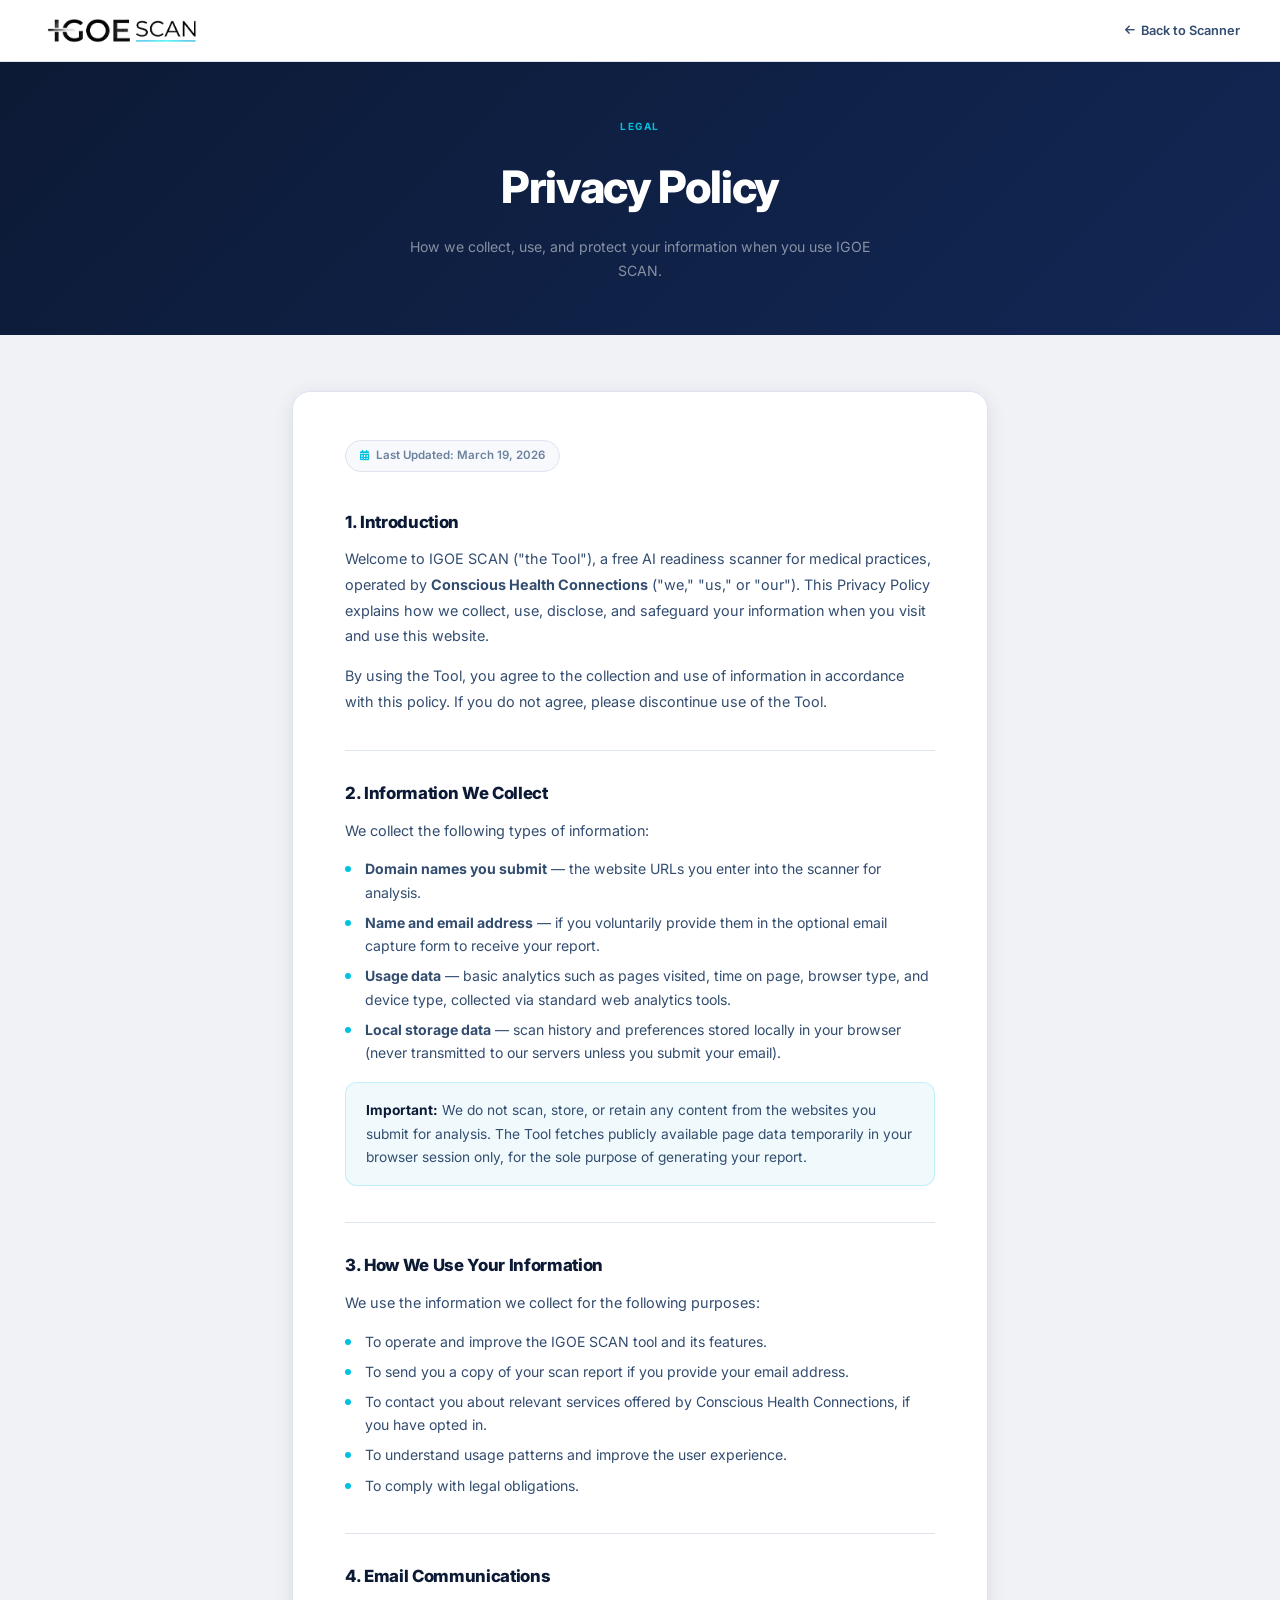
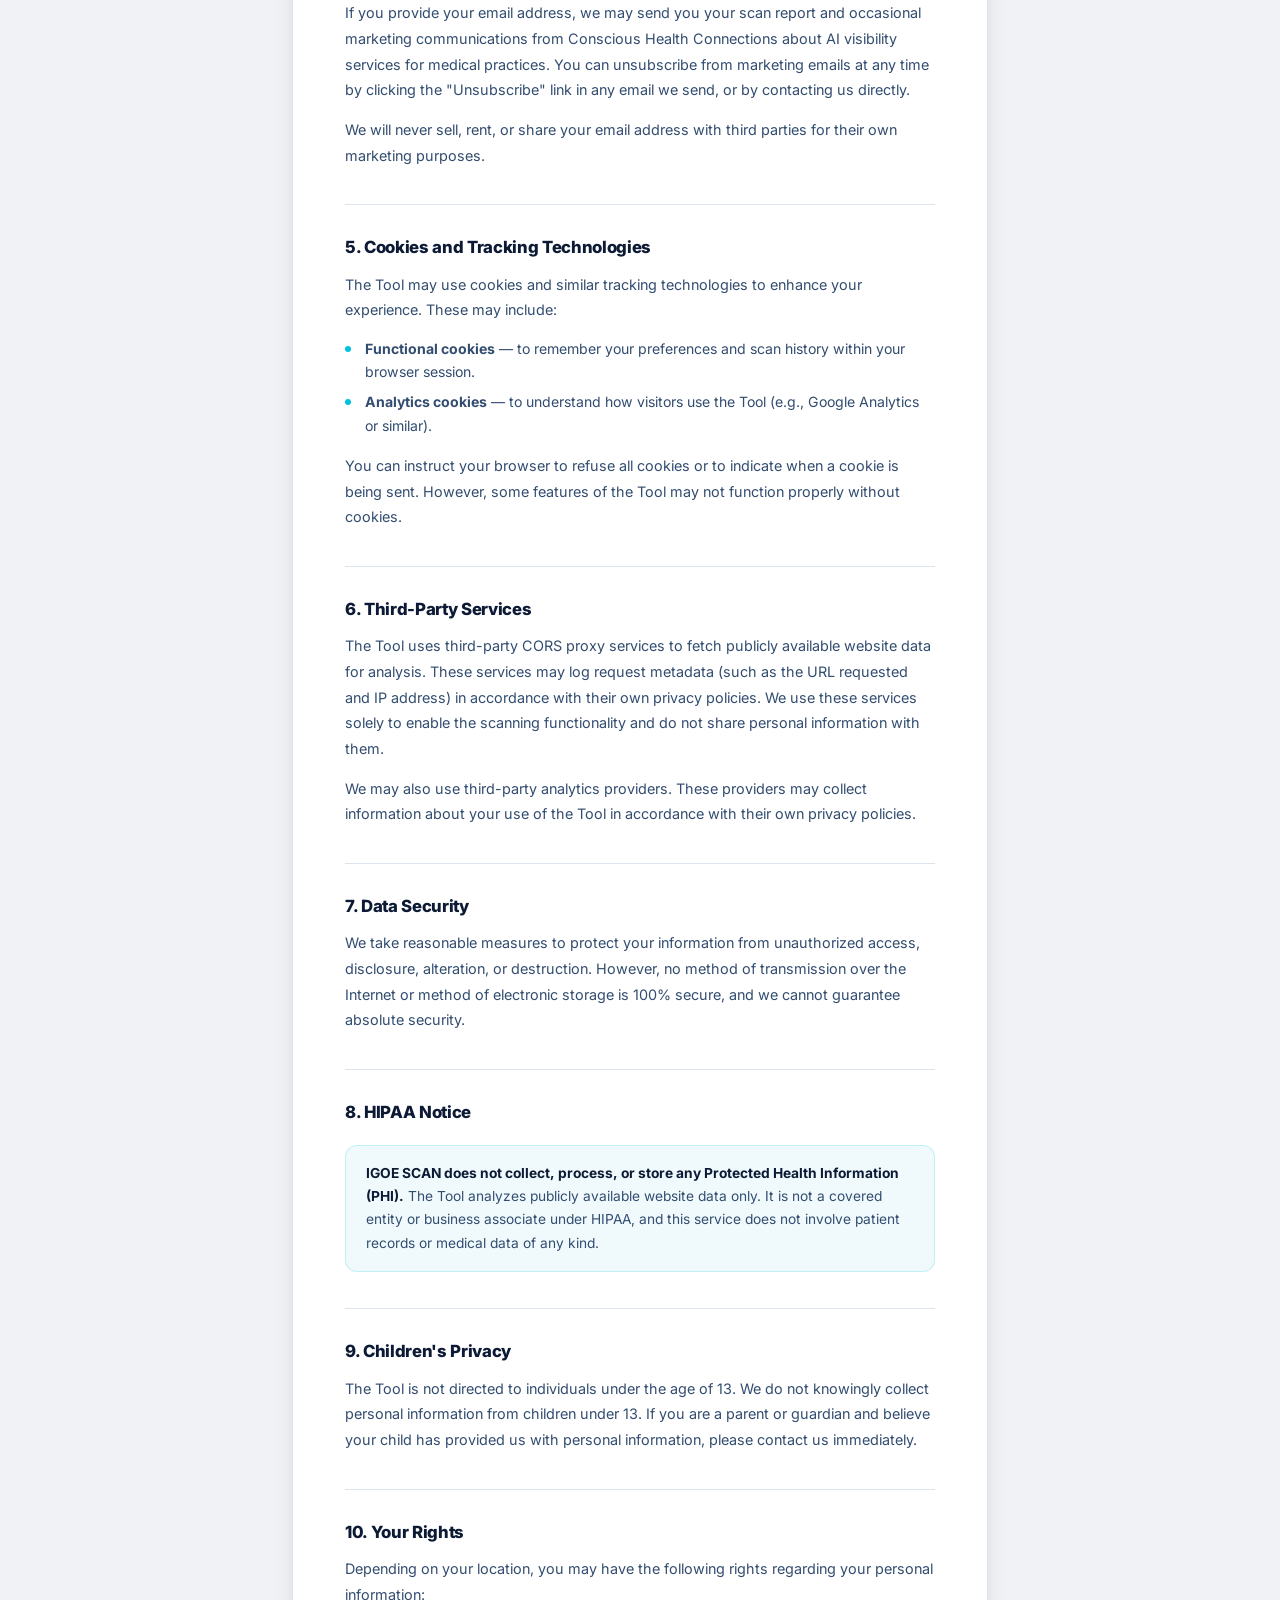
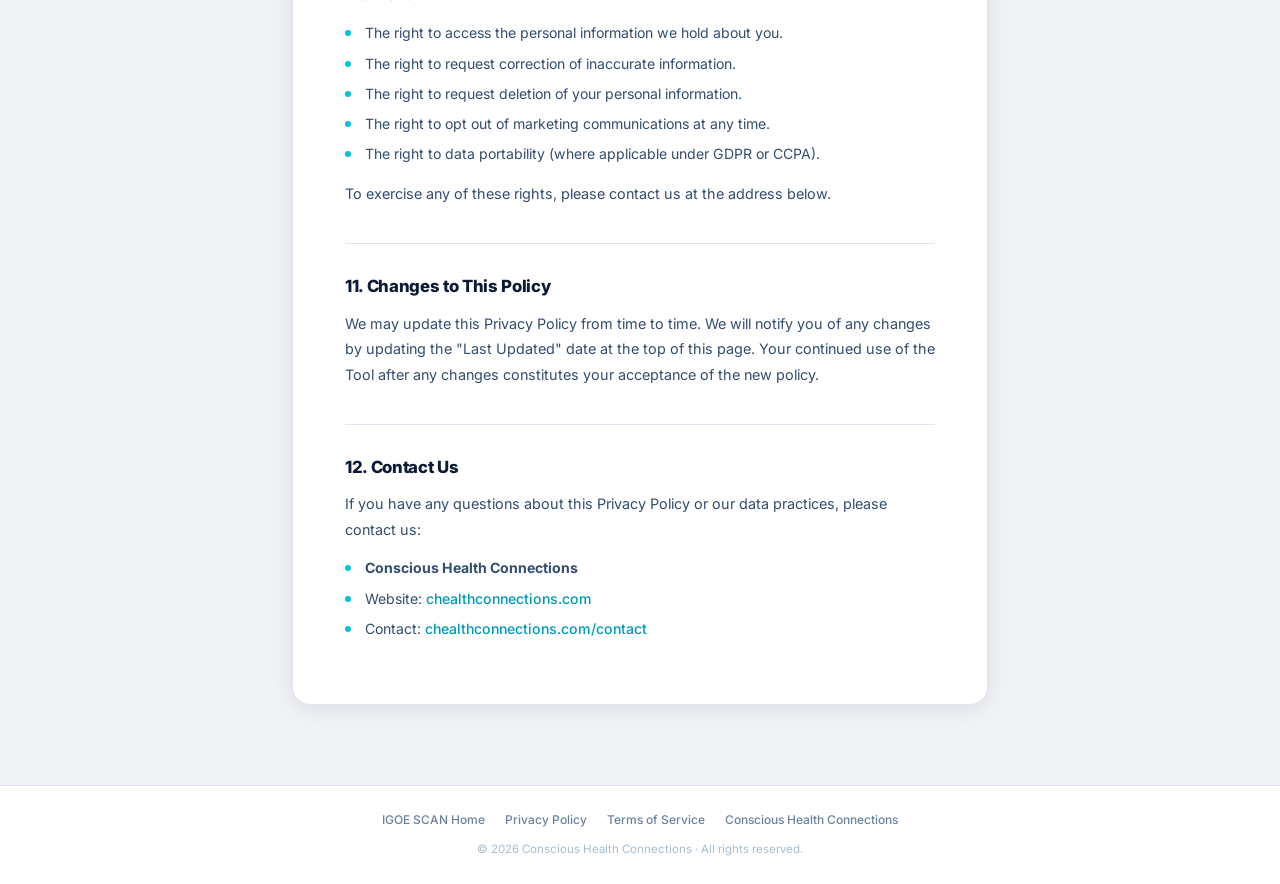
<file: privacy-policy.html>
<!DOCTYPE html>
<html lang="en">
<head>
<meta charset="UTF-8"/>
<meta name="viewport" content="width=device-width,initial-scale=1.0"/>
<title>Privacy Policy | IGOE SCAN</title>
<meta name="description" content="Privacy Policy for IGOE SCAN — a free AI readiness scanner for medical practices by Conscious Health Connections."/>
<meta name="robots" content="index, follow"/>
<link rel="icon" type="image/png" href="images/igoe-scan-logo.png"/>
<link rel="preconnect" href="https://fonts.googleapis.com"/>
<link rel="preconnect" href="https://fonts.gstatic.com" crossorigin/>
<link href="https://fonts.googleapis.com/css2?family=Inter:wght@300;400;500;600;700;800&display=swap" rel="stylesheet"/>
<link rel="stylesheet" href="https://cdn.jsdelivr.net/npm/@fortawesome/fontawesome-free@6.4.0/css/all.min.css"/>
<style>
*,*::before,*::after{box-sizing:border-box;margin:0;padding:0}
:root{
  --navy:#0c1a35;--blue:#0099cc;--cyan:#00c2e0;--cyan-dark:#0099b8;
  --bg:#f0f2f6;--white:#fff;--bdr:#dde3ef;--surf:#f7f9fc;
  --t1:#0c1a35;--t2:#334d70;--t3:#6b829e;--t4:#a8bccf;
  --shadow-sm:0 1px 3px rgba(12,26,53,.07);
  --shadow-md:0 4px 20px rgba(12,26,53,.09);
}
html{scroll-behavior:smooth}
body{font-family:'Inter',-apple-system,sans-serif;background:var(--bg);color:var(--t2);-webkit-font-smoothing:antialiased;line-height:1.7}

/* NAV */
.nav{height:62px;background:rgba(255,255,255,.97);backdrop-filter:blur(20px);border-bottom:1px solid var(--bdr);display:flex;align-items:center;justify-content:space-between;padding:0 2.5rem;box-shadow:var(--shadow-sm);position:sticky;top:0;z-index:100}
.nav-brand{display:flex;align-items:center;gap:10px;text-decoration:none}
.nav-logo{height:32px;width:auto;mix-blend-mode:multiply}
.nav-back{display:inline-flex;align-items:center;gap:6px;font-size:.8rem;font-weight:600;color:var(--t2);text-decoration:none;transition:color .15s}
.nav-back:hover{color:var(--cyan)}
.nav-back i{font-size:.7rem}

/* HERO BAND */
.page-hero{background:linear-gradient(135deg,var(--navy) 0%,#122755 100%);padding:56px 2rem 52px;text-align:center}
.page-hero .eyebrow{font-size:.62rem;font-weight:700;letter-spacing:.16em;text-transform:uppercase;color:var(--cyan);margin-bottom:14px;display:block}
.page-hero h1{font-size:clamp(1.8rem,4vw,2.8rem);font-weight:800;color:#fff;letter-spacing:-.03em;margin-bottom:10px}
.page-hero p{font-size:.88rem;color:rgba(255,255,255,.50);max-width:460px;margin:0 auto}

/* CONTENT */
.content-wrap{max-width:760px;margin:0 auto;padding:56px 2rem 80px}
.doc-card{background:var(--white);border-radius:18px;border:1px solid var(--bdr);box-shadow:var(--shadow-md);padding:48px 52px}
@media(max-width:640px){.doc-card{padding:28px 22px}}

.last-updated{display:inline-flex;align-items:center;gap:7px;background:var(--surf);border:1px solid var(--bdr);border-radius:999px;padding:5px 14px;font-size:.72rem;font-weight:600;color:var(--t3);margin-bottom:36px}
.last-updated i{color:var(--cyan);font-size:.65rem}

.doc-card h2{font-size:1.05rem;font-weight:800;color:var(--t1);letter-spacing:-.02em;margin:36px 0 10px;padding-top:28px;border-top:1px solid var(--bdr)}
.doc-card h2:first-of-type{margin-top:0;padding-top:0;border-top:none}
.doc-card p{font-size:.9rem;color:var(--t2);line-height:1.78;margin-bottom:14px}
.doc-card ul{margin:10px 0 16px 0;padding-left:0;list-style:none;display:flex;flex-direction:column;gap:7px}
.doc-card ul li{font-size:.88rem;color:var(--t2);line-height:1.65;padding-left:20px;position:relative}
.doc-card ul li::before{content:'';position:absolute;left:0;top:9px;width:6px;height:6px;border-radius:50%;background:var(--cyan)}
.doc-card a{color:var(--cyan-dark);text-decoration:none;font-weight:500}
.doc-card a:hover{text-decoration:underline}
.highlight-box{background:#f0fafd;border:1px solid rgba(0,194,224,.20);border-radius:12px;padding:16px 20px;margin:18px 0;font-size:.86rem;color:var(--t2);line-height:1.7}
.highlight-box strong{color:var(--t1)}

/* FOOTER */
.footer{background:var(--white);border-top:1px solid var(--bdr);padding:24px 2rem;text-align:center}
.footer p{font-size:.72rem;color:var(--t4)}
.footer a{color:var(--cyan-dark);text-decoration:none;font-weight:500}
.footer a:hover{text-decoration:underline}
.footer-links{display:flex;justify-content:center;gap:20px;margin-bottom:10px;flex-wrap:wrap}
.footer-links a{font-size:.75rem;font-weight:500;color:var(--t3);text-decoration:none;transition:color .15s}
.footer-links a:hover{color:var(--cyan)}
</style>
</head>
<body>

<nav class="nav">
  <a href="index.html" class="nav-brand">
    <img src="images/igoe-scan-logo.png" alt="IGOE SCAN" class="nav-logo"/>
  </a>
  <a href="index.html" class="nav-back"><i class="fas fa-arrow-left"></i> Back to Scanner</a>
</nav>

<div class="page-hero">
  <span class="eyebrow">Legal</span>
  <h1>Privacy Policy</h1>
  <p>How we collect, use, and protect your information when you use IGOE SCAN.</p>
</div>

<div class="content-wrap">
  <div class="doc-card">

    <div class="last-updated"><i class="fas fa-calendar-alt"></i> Last Updated: March 19, 2026</div>

    <h2>1. Introduction</h2>
    <p>Welcome to IGOE SCAN ("the Tool"), a free AI readiness scanner for medical practices, operated by <strong>Conscious Health Connections</strong> ("we," "us," or "our"). This Privacy Policy explains how we collect, use, disclose, and safeguard your information when you visit and use this website.</p>
    <p>By using the Tool, you agree to the collection and use of information in accordance with this policy. If you do not agree, please discontinue use of the Tool.</p>

    <h2>2. Information We Collect</h2>
    <p>We collect the following types of information:</p>
    <ul>
      <li><strong>Domain names you submit</strong> — the website URLs you enter into the scanner for analysis.</li>
      <li><strong>Name and email address</strong> — if you voluntarily provide them in the optional email capture form to receive your report.</li>
      <li><strong>Usage data</strong> — basic analytics such as pages visited, time on page, browser type, and device type, collected via standard web analytics tools.</li>
      <li><strong>Local storage data</strong> — scan history and preferences stored locally in your browser (never transmitted to our servers unless you submit your email).</li>
    </ul>

    <div class="highlight-box"><strong>Important:</strong> We do not scan, store, or retain any content from the websites you submit for analysis. The Tool fetches publicly available page data temporarily in your browser session only, for the sole purpose of generating your report.</div>

    <h2>3. How We Use Your Information</h2>
    <p>We use the information we collect for the following purposes:</p>
    <ul>
      <li>To operate and improve the IGOE SCAN tool and its features.</li>
      <li>To send you a copy of your scan report if you provide your email address.</li>
      <li>To contact you about relevant services offered by Conscious Health Connections, if you have opted in.</li>
      <li>To understand usage patterns and improve the user experience.</li>
      <li>To comply with legal obligations.</li>
    </ul>

    <h2>4. Email Communications</h2>
    <p>If you provide your email address, we may send you your scan report and occasional marketing communications from Conscious Health Connections about AI visibility services for medical practices. You can unsubscribe from marketing emails at any time by clicking the "Unsubscribe" link in any email we send, or by contacting us directly.</p>
    <p>We will never sell, rent, or share your email address with third parties for their own marketing purposes.</p>

    <h2>5. Cookies and Tracking Technologies</h2>
    <p>The Tool may use cookies and similar tracking technologies to enhance your experience. These may include:</p>
    <ul>
      <li><strong>Functional cookies</strong> — to remember your preferences and scan history within your browser session.</li>
      <li><strong>Analytics cookies</strong> — to understand how visitors use the Tool (e.g., Google Analytics or similar).</li>
    </ul>
    <p>You can instruct your browser to refuse all cookies or to indicate when a cookie is being sent. However, some features of the Tool may not function properly without cookies.</p>

    <h2>6. Third-Party Services</h2>
    <p>The Tool uses third-party CORS proxy services to fetch publicly available website data for analysis. These services may log request metadata (such as the URL requested and IP address) in accordance with their own privacy policies. We use these services solely to enable the scanning functionality and do not share personal information with them.</p>
    <p>We may also use third-party analytics providers. These providers may collect information about your use of the Tool in accordance with their own privacy policies.</p>

    <h2>7. Data Security</h2>
    <p>We take reasonable measures to protect your information from unauthorized access, disclosure, alteration, or destruction. However, no method of transmission over the Internet or method of electronic storage is 100% secure, and we cannot guarantee absolute security.</p>

    <h2>8. HIPAA Notice</h2>
    <div class="highlight-box"><strong>IGOE SCAN does not collect, process, or store any Protected Health Information (PHI).</strong> The Tool analyzes publicly available website data only. It is not a covered entity or business associate under HIPAA, and this service does not involve patient records or medical data of any kind.</div>

    <h2>9. Children's Privacy</h2>
    <p>The Tool is not directed to individuals under the age of 13. We do not knowingly collect personal information from children under 13. If you are a parent or guardian and believe your child has provided us with personal information, please contact us immediately.</p>

    <h2>10. Your Rights</h2>
    <p>Depending on your location, you may have the following rights regarding your personal information:</p>
    <ul>
      <li>The right to access the personal information we hold about you.</li>
      <li>The right to request correction of inaccurate information.</li>
      <li>The right to request deletion of your personal information.</li>
      <li>The right to opt out of marketing communications at any time.</li>
      <li>The right to data portability (where applicable under GDPR or CCPA).</li>
    </ul>
    <p>To exercise any of these rights, please contact us at the address below.</p>

    <h2>11. Changes to This Policy</h2>
    <p>We may update this Privacy Policy from time to time. We will notify you of any changes by updating the "Last Updated" date at the top of this page. Your continued use of the Tool after any changes constitutes your acceptance of the new policy.</p>

    <h2>12. Contact Us</h2>
    <p>If you have any questions about this Privacy Policy or our data practices, please contact us:</p>
    <ul>
      <li><strong>Conscious Health Connections</strong></li>
      <li>Website: <a href="https://chealthconnections.com" target="_blank" rel="noopener">chealthconnections.com</a></li>
      <li>Contact: <a href="https://chealthconnections.com/contact" target="_blank" rel="noopener">chealthconnections.com/contact</a></li>
    </ul>

  </div>
</div>

<footer class="footer">
  <div class="footer-links">
    <a href="index.html">IGOE SCAN Home</a>
    <a href="privacy-policy.html">Privacy Policy</a>
    <a href="terms-of-service.html">Terms of Service</a>
    <a href="https://chealthconnections.com" target="_blank" rel="noopener">Conscious Health Connections</a>
  </div>
  <p>&copy; <script>document.write(new Date().getFullYear())</script> Conscious Health Connections &middot; All rights reserved.</p>
</footer>

</body>
</html>
</file>
